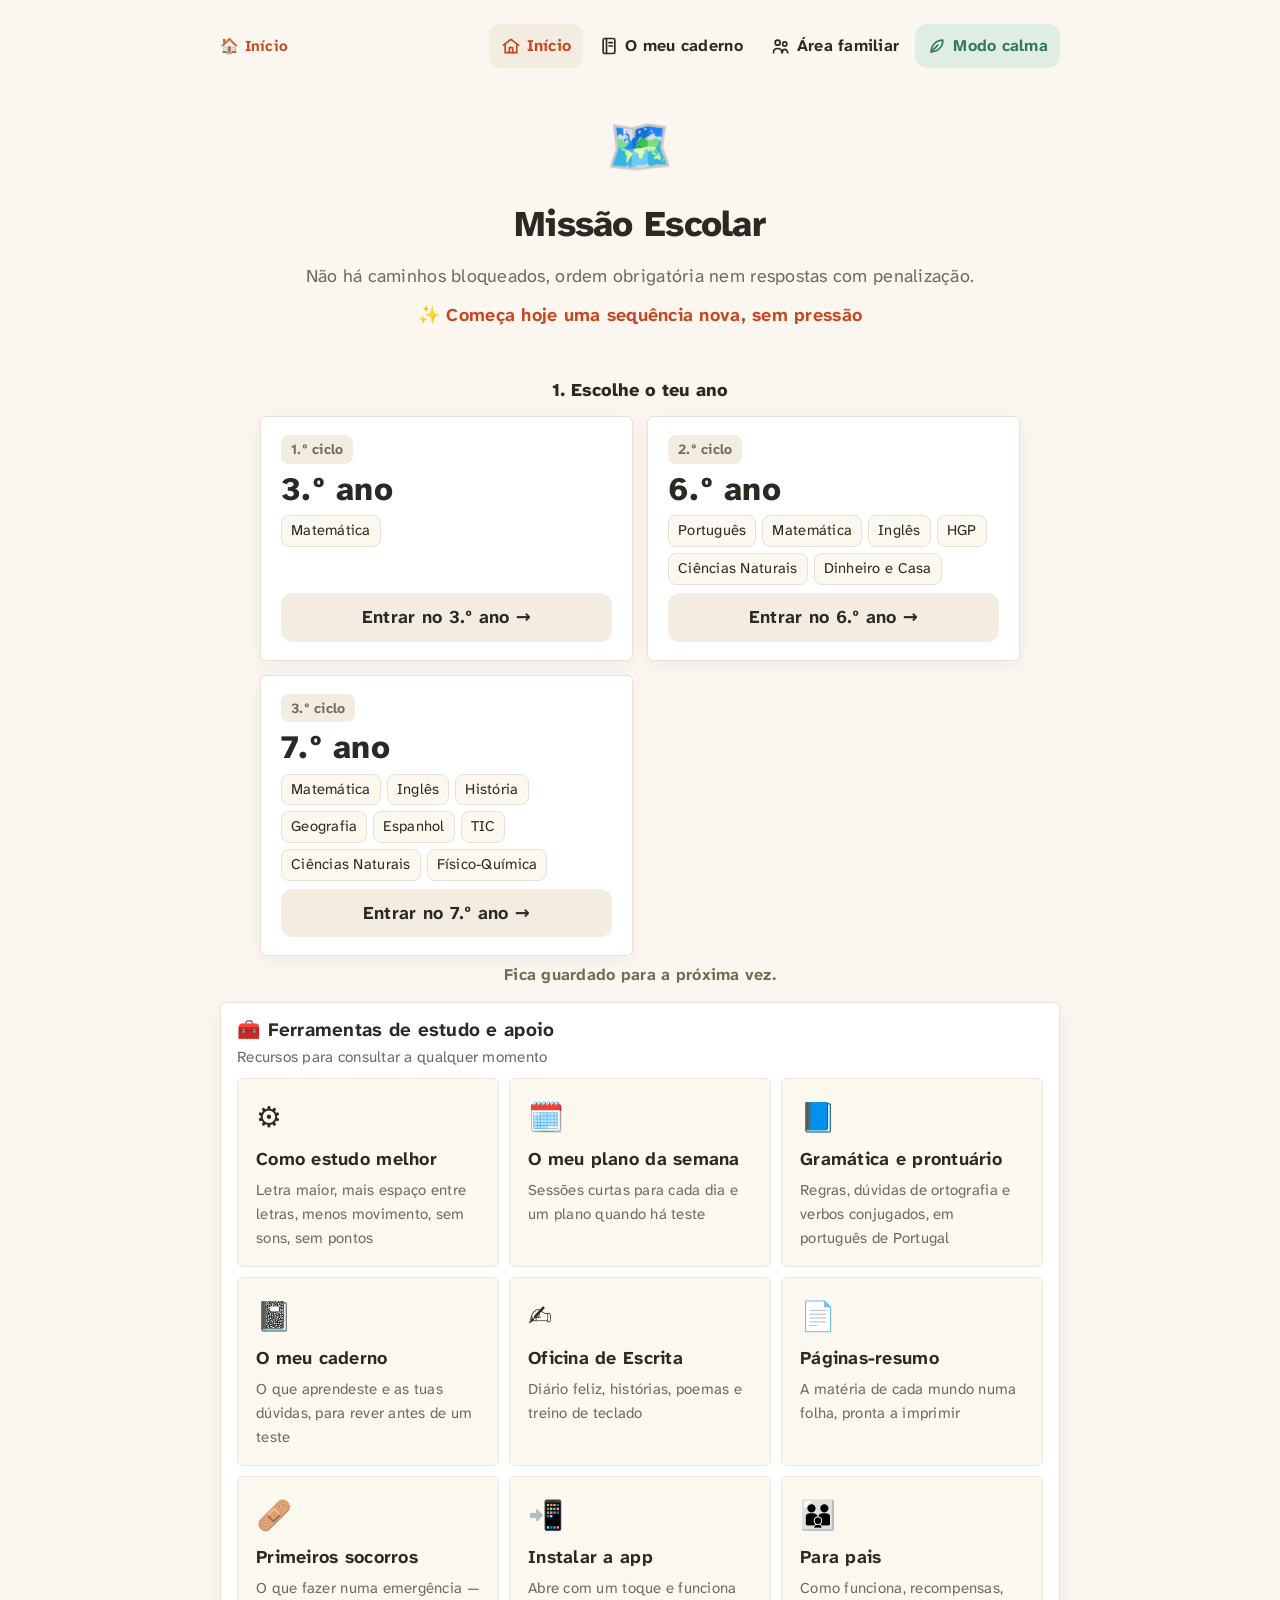
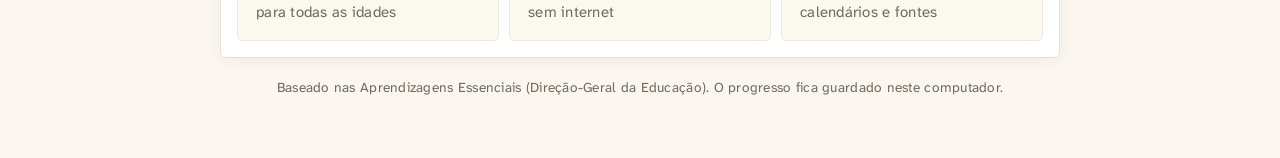
<file: index.html>
<!doctype html>
<html lang="pt-PT">
<head>
<meta charset="utf-8">
<meta name="viewport" content="width=device-width,initial-scale=1,viewport-fit=cover">
<title>Missão Escolar</title>
<link rel="stylesheet" href="style.css?v=20261026-1715">
<link rel="manifest" href="manifest.webmanifest">
<meta name="theme-color" content="#C7461F">
<link rel="icon" href="icon.svg" type="image/svg+xml">
<link rel="icon" href="favicon-32.png" sizes="32x32" type="image/png">
<link rel="apple-touch-icon" href="apple-touch-icon.png">
<script src="prefs.js?v=20261026-1715"></script>
<script src="navegacao.js?v=20261026-1715"></script>
</head>
<body>

<div class="page">
  <div class="topbar">
    <p class="crumbs"><a href="index.html">🏠 Início</a></p>
    <nav class="top-nav" aria-label="Atalhos"><a href="caderno.html">📓 <span>O meu caderno</span></a><a href="pais.html">👪 <span>Área familiar</span></a><button type="button" class="top-calma" data-calma>🧘 <span>Modo calma</span></button></nav>
  </div>
  <header class="home-hero">
    <div class="home-logo" aria-hidden="true">🗺️</div>
    <h1>Missão Escolar</h1>
    <p>Não há caminhos bloqueados, ordem obrigatória nem respostas com penalização.</p>
    <p class="home-streak" id="home-streak"></p>
  </header>

  <!-- one screen at a time: home.js shows 1, 2 or 3 -->
  <div class="home-crumbs" id="home-crumbs" hidden></div>

  <section class="home-screen" data-screen="1">
    <a class="home-resume" id="home-resume" hidden></a>
    <h2 class="home-step">1. Escolhe o teu ano</h2>
    <div class="year-pick" id="year-pick"></div>
  </section>

  <section class="home-screen" data-screen="2" hidden>
    <h2 class="home-step">2. O que queres fazer agora?</h2>
    <div class="intent-grid" id="intent-grid" role="group" aria-label="O que queres fazer agora?"></div>
  </section>

  <section class="home-screen" data-screen="3" hidden>
    <div class="home-step-row">
      <h2 class="home-step">3. Escolhe a disciplina</h2>
      <button type="button" class="link-btn" id="show-soon" aria-expanded="false">Ver o que está em construção</button>
    </div>
    <div class="subject-grid" id="subject-grid"></div>
    <p class="soon-years" id="soon-years" hidden></p>
  </section>

  <section class="home-tools" id="home-tools">
    <details class="tools-fold" open><summary><span>🧰 Ferramentas de estudo e apoio</span><small>Recursos para consultar a qualquer momento</small></summary><div class="tools-grid">
    <button type="button" class="tool-card" onclick="MissaoPrefs.abrir()"><span aria-hidden="true">⚙️</span><b>Como estudo melhor</b><small>Letra maior, mais espaço entre letras, menos movimento, sem sons, sem pontos</small></button>
    <a class="tool-card" href="planeador.html"><span aria-hidden="true">🗓️</span><b>O meu plano da semana</b><small>Sessões curtas para cada dia e um plano quando há teste</small></a>
    <a class="tool-card" href="gramatica.html"><span aria-hidden="true">📘</span><b>Gramática e prontuário</b><small>Regras, dúvidas de ortografia e verbos conjugados, em português de Portugal</small></a>
    <a class="tool-card" href="caderno.html"><span aria-hidden="true">📓</span><b>O meu caderno</b><small>O que aprendeste e as tuas dúvidas, para rever antes de um teste</small></a>
    <a class="tool-card" href="escrita.html"><span aria-hidden="true">✍️</span><b>Oficina de Escrita</b><small>Diário feliz, histórias, poemas e treino de teclado</small></a>
    <a class="tool-card" href="resumo.html"><span aria-hidden="true">📄</span><b>Páginas-resumo</b><small>A matéria de cada mundo numa folha, pronta a imprimir</small></a>
    <a class="tool-card" href="6ano.html#cn/c9"><span aria-hidden="true">🩹</span><b>Primeiros socorros</b><small>O que fazer numa emergência — para todas as idades</small></a>
    <button type="button" class="tool-card" onclick="MissaoPrefs.instalar()"><span aria-hidden="true">📲</span><b>Instalar a app</b><small>Abre com um toque e funciona sem internet</small></button>
    <a class="tool-card" href="pais.html"><span aria-hidden="true">👪</span><b>Para pais</b><small>Como funciona, recompensas, calendários e fontes</small></a>
  </div></details>
  </section>

  <footer class="source">Baseado nas Aprendizagens Essenciais (Direção-Geral da Educação). O progresso fica guardado neste computador.</footer>
</div>

<script src="armazem.js?v=20261026-1715"></script>
<script src="data/portugues.js?v=20261026-1715"></script>
<script src="data/hgp.js?v=20261026-1715"></script>
<script src="data/matematica.js?v=20261026-1715"></script>
<script src="data/cn.js?v=20261026-1715"></script>
<script src="data/ingles.js?v=20261026-1715"></script>
<script src="data/financas.js?v=20261026-1715"></script>
<script src="data/cn7.js?v=20261026-1715"></script>
<script src="data/fq7.js?v=20261026-1715"></script>
<script src="data/matematica3.js?v=20261026-1715"></script>
<script src="data/matematica7.js?v=20261026-1715"></script>
<script src="data/ingles7.js?v=20261026-1715"></script>
<script src="data/historia7.js?v=20261026-1715"></script>
<script src="data/geografia7.js?v=20261026-1715"></script>
<script src="data/espanhol7.js?v=20261026-1715"></script>
<script src="data/tic7.js?v=20261026-1715"></script>
<script src="shared.js?v=20261026-1715"></script>
<script src="animacoes.js?v=20261026-1715"></script>
<script src="animacoes-matematica.js?v=20261026-1715"></script>
<script src="animacoes-ciencias.js?v=20261026-1715"></script>
<script src="animacoes-ciencias-2.js?v=20261026-1715"></script>
<script src="animacoes-socorros.js?v=20261026-1715"></script>
<script src="animacoes-geologia.js?v=20261026-1715"></script>
<script src="animacoes-hgp-pt-ing.js?v=20261026-1715"></script>
<script src="animacoes-financas.js?v=20261026-1715"></script>
<script src="home.js?v=20261026-1715"></script>

</body>
</html>
</file>
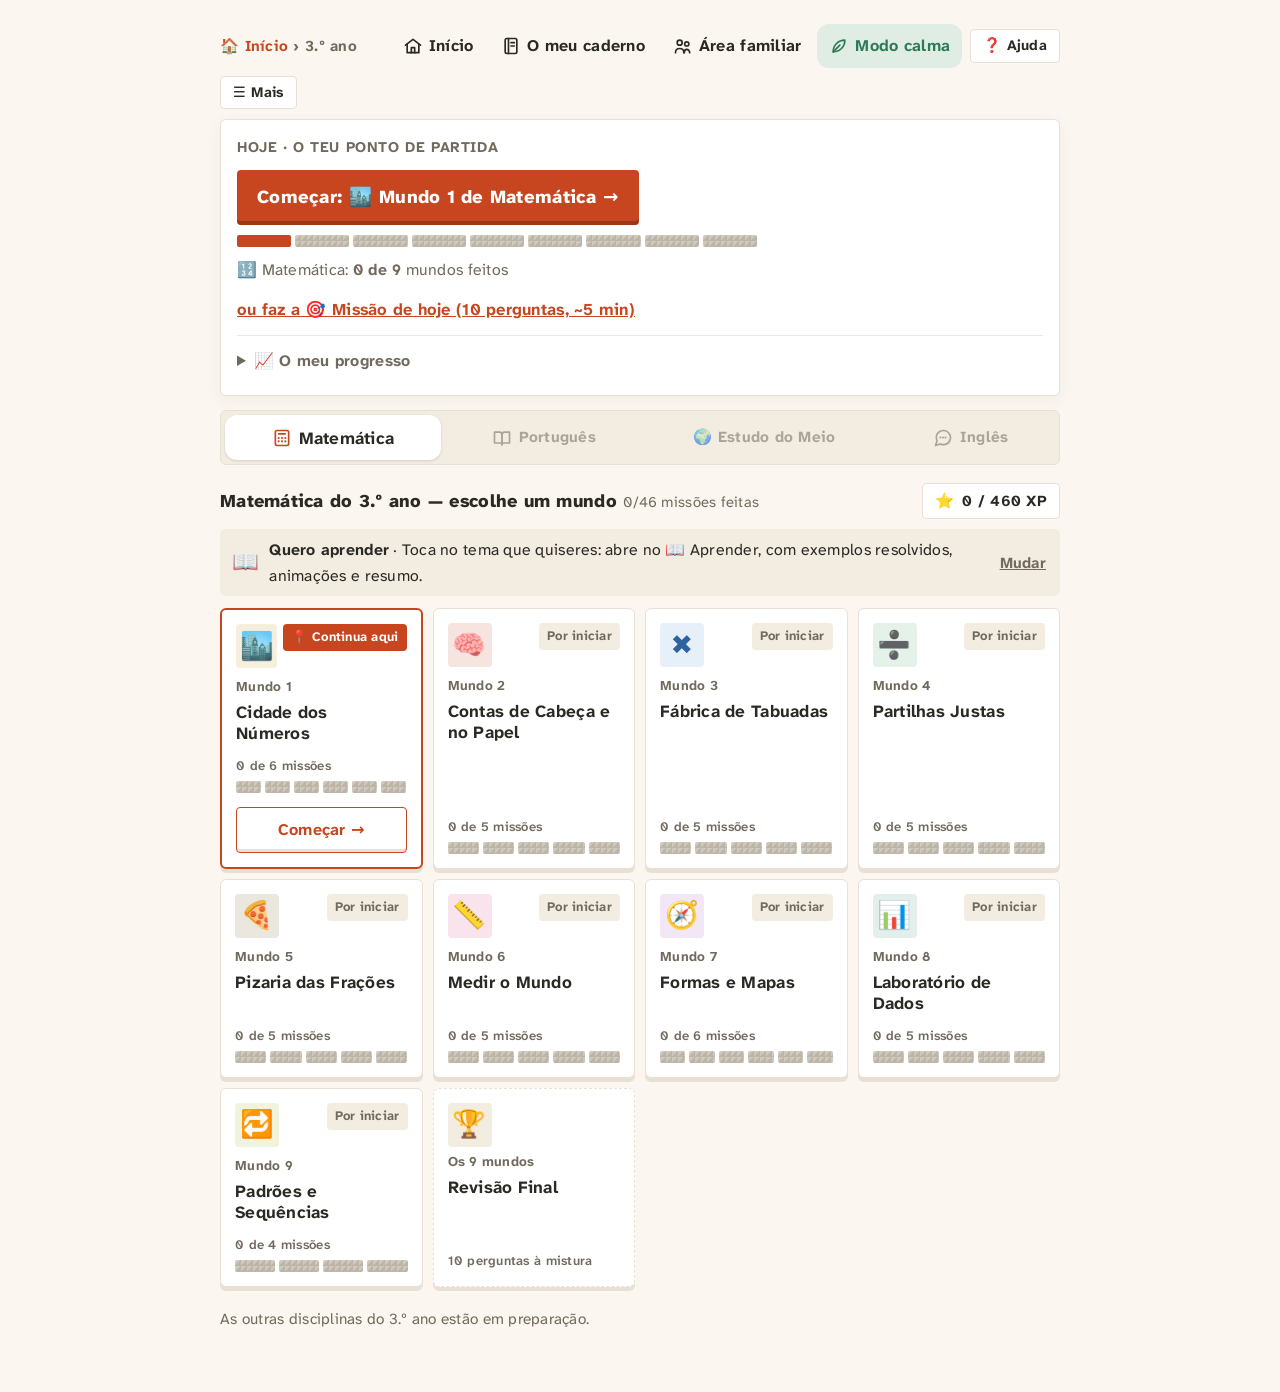
<file: 3ano.html>
<!doctype html>
<html lang="pt-PT">
<head>
<meta charset="utf-8">
<meta name="viewport" content="width=device-width,initial-scale=1,viewport-fit=cover">
<title>3.º Ano — Missão Escolar</title>
<link rel="stylesheet" href="style.css?v=20261026-1715">
<link rel="manifest" href="manifest.webmanifest">
<meta name="theme-color" content="#C7461F">
<link rel="icon" href="icon.svg" type="image/svg+xml">
<link rel="icon" href="favicon-32.png" sizes="32x32" type="image/png">
<link rel="apple-touch-icon" href="apple-touch-icon.png">
<script src="prefs.js?v=20261026-1715"></script>
<script src="navegacao.js?v=20261026-1715"></script>
<link rel="stylesheet" href="animacoes.css?v=20261026-1715">
<script>var MISSAO_ANO = "3";</script>
</head>
<body>

<div class="page">
  <div class="topbar">
    <p class="crumbs"><a href="index.html">🏠 Início</a> › 3.º ano</p>
    <nav class="top-nav" aria-label="Atalhos"><a href="caderno.html">📓 <span>O meu caderno</span></a><a href="pais.html">👪 <span>Área familiar</span></a><button type="button" class="top-calma" data-calma>🧘 <span>Modo calma</span></button></nav>
    <button type="button" class="ghost" id="help-btn">❓ Ajuda</button>
    <details class="more-menu">
      <summary class="ghost">☰ Mais</summary>
      <div class="more-pop">
        <a class="more-item" href="resumo.html?d=mat3">📄 Resumos para imprimir</a>
        <a class="more-item" href="gramatica.html">📘 Gramática e prontuário</a>
        <button type="button" class="more-item" onclick="MissaoPrefs.abrir()">⚙️ Como estudo melhor</button>
        <a class="more-item" href="planeador.html">🗓️ O meu plano da semana</a>
        <button type="button" class="more-item" id="calma-btn" data-calma>🧘 1 minuto para acalmar</button>
        <button type="button" class="more-item" id="foco-btn">✈️ Modo foco (estudar sem distrações)</button>
        <button type="button" class="more-item" id="pause-btn">⏸️ Fazer uma pausa</button>
        <button type="button" class="more-item" id="lembrete-btn">🔔 Pôr um lembrete</button>
        <button type="button" class="more-item" onclick="MissaoPrefs.instalar()">📲 Instalar no tablet ou computador</button>
        <a class="more-item" href="pais.html">👪 Para pais</a>
      </div>
    </details>
  </div>
  <section class="hoje" id="hoje-card" aria-label="Hoje"></section>

  <div class="tabs" id="subject-tabs">
    <button class="tab-btn" data-subject="mat3" type="button">🔢 Matemática</button>
    <span class="tab-soon" title="Em preparação">📖 Português</span>
    <span class="tab-soon" title="Em preparação">🌍 Estudo do Meio</span>
    <span class="tab-soon" title="Em preparação">🌐 Inglês</span>
  </div>

  <section id="subj-mat3" data-panel="mat3" hidden>
    <div class="map-view" id="map-mat3">
      <div class="map-head"><p class="sec-title">Matemática do 3.º ano — escolhe um mundo <small class="muted" id="map-count-mat3"></small></p><span class="xp-pill">⭐ <span class="n"><span id="xp-total-mat3">0</span> / <span id="xp-max-mat3">0</span> XP</span></span></div>
      <nav class="map" id="jump-nav-mat3" aria-label="Mundos de Matemática do 3.º ano"></nav>
      <p class="note-small">As outras disciplinas do 3.º ano estão em preparação.</p>
    </div>
    <main id="worlds-mat3"></main>
  </section>
</div>

<script src="armazem.js?v=20261026-1715"></script>
<script src="data/matematica3.js?v=20261026-1715"></script>
<script src="data/imagens.js?v=20261026-1715"></script>
<script src="shared.js?v=20261026-1715"></script>
<script src="dificuldades.js?v=20261026-1715"></script>
<script src="banco.js?v=20261026-1715"></script>
<script src="licoes.js?v=20261026-1715"></script>
<script src="data/licoes.js?v=20261026-1715"></script>
<script src="animacoes.js?v=20261026-1715"></script>
<script src="app.js?v=20261026-1715"></script>

</body></html>
</file>
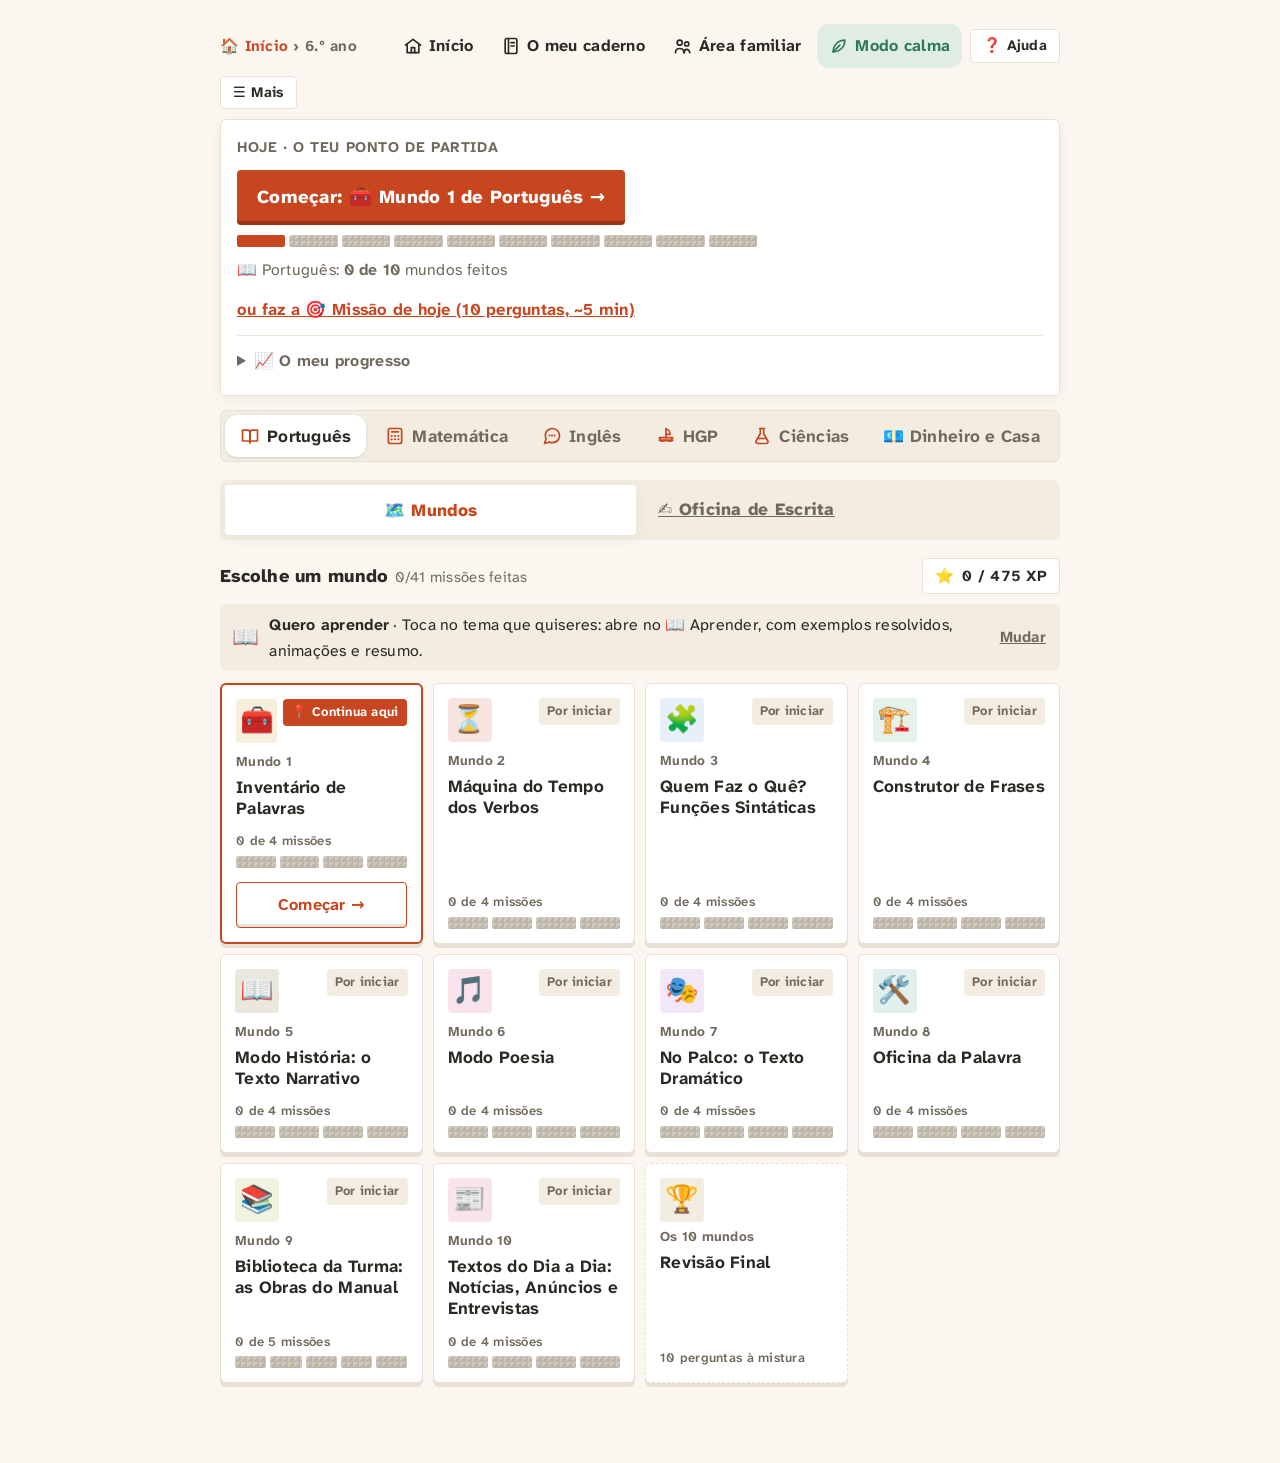
<file: 6ano.html>
<!doctype html>
<html lang="pt-PT">
<head>
<meta charset="utf-8">
<meta name="viewport" content="width=device-width,initial-scale=1,viewport-fit=cover">
<title>6.º Ano — Missão Escolar</title>
<link rel="stylesheet" href="style.css?v=20261026-1715">
<link rel="manifest" href="manifest.webmanifest">
<meta name="theme-color" content="#C7461F">
<link rel="icon" href="icon.svg" type="image/svg+xml">
<link rel="icon" href="favicon-32.png" sizes="32x32" type="image/png">
<link rel="apple-touch-icon" href="apple-touch-icon.png">
<script src="prefs.js?v=20261026-1715"></script>
<script src="navegacao.js?v=20261026-1715"></script>
<link rel="stylesheet" href="arena.css?v=20261026-1715">
<link rel="stylesheet" href="animacoes.css?v=20261026-1715">
</head>
<body>

<div class="page">
  <!-- light top: where am I · help · ☰ Mais (summaries, pause, reminder, for parents) -->
  <div class="topbar">
    <p class="crumbs"><a href="index.html">🏠 Início</a> › 6.º ano</p>
    <nav class="top-nav" aria-label="Atalhos"><a href="caderno.html">📓 <span>O meu caderno</span></a><a href="pais.html">👪 <span>Área familiar</span></a><button type="button" class="top-calma" data-calma>🧘 <span>Modo calma</span></button></nav>
    <button type="button" class="ghost" id="help-btn">❓ Ajuda</button>
    <details class="more-menu">
      <summary class="ghost">☰ Mais</summary>
      <div class="more-pop">
        <a class="more-item" href="resumo.html">📄 Resumos para imprimir</a>
        <a class="more-item" href="gramatica.html">📘 Gramática e prontuário</a>
        <button type="button" class="more-item" onclick="MissaoPrefs.abrir()">⚙️ Como estudo melhor</button>
        <a class="more-item" href="planeador.html">🗓️ O meu plano da semana</a>
        <button type="button" class="more-item" id="calma-btn" data-calma>🧘 1 minuto para acalmar</button>
        <button type="button" class="more-item" id="foco-btn">✈️ Modo foco (estudar sem distrações)</button>
        <button type="button" class="more-item" id="pause-btn">⏸️ Fazer uma pausa</button>
        <button type="button" class="more-item" id="lembrete-btn">🔔 Pôr um lembrete</button>
        <button type="button" class="more-item" onclick="MissaoPrefs.instalar()">📲 Instalar no tablet ou computador</button>
        <a class="more-item" href="pais.html">👪 Para pais</a>
      </div>
    </details>
  </div>
  <section class="hoje" id="hoje-card" aria-label="Hoje"></section>

  <div class="tabs" id="subject-tabs">
    <button class="tab-btn" data-subject="pt" type="button">📖 Português</button>
    <button class="tab-btn" data-subject="math" type="button">🔢 Matemática</button>
    <button class="tab-btn" data-subject="eng" type="button">🌐 Inglês</button>
    <button class="tab-btn" data-subject="hgp" type="button">📜 HGP</button>
    <button class="tab-btn" data-subject="cn" type="button">🔬 Ciências</button>
    <button class="tab-btn" data-subject="fin" type="button">💶 Dinheiro e Casa</button>
  </div>

  <section id="subj-pt" data-panel="pt" hidden>
    <div class="subtabs" role="tablist" aria-label="Português">
      <button type="button" class="subtab" data-view="mundos" role="tab">🗺️ Mundos</button>
      <a class="subtab" href="escrita.html">✍️ Oficina de Escrita</a>
    </div>
    <div class="subview" data-view="mundos">
      <div class="map-view" id="map-pt">
        <div class="map-head"><p class="sec-title">Escolhe um mundo <small class="muted" id="map-count-pt"></small></p><span class="xp-pill">⭐ <span class="n"><span id="xp-total-pt">0</span> / <span id="xp-max-pt">0</span> XP</span></span></div>
        <nav class="map" id="jump-nav-pt" aria-label="Mundos de Português"></nav>
      </div>
      <main id="worlds-pt"></main>
    </div>

  </section>

  <section id="subj-math" data-panel="math" hidden>
    <div class="subtabs" role="tablist" aria-label="Matemática">
      <button type="button" class="subtab" data-view="mundos" role="tab">🗺️ Mundos</button>
      <button type="button" class="subtab" data-view="arena" role="tab">🎮 Arena de Matemática</button>
    </div>
    <div class="subview" data-view="mundos">
      <div class="map-view" id="map-math">
        <div class="map-head"><p class="sec-title">Escolhe um mundo <small class="muted" id="map-count-math"></small></p><span class="xp-pill">⭐ <span class="n"><span id="xp-total-math">0</span> / <span id="xp-max-math">0</span> XP</span></span></div>
        <nav class="map" id="jump-nav-math" aria-label="Mundos de Matemática"></nav>
      </div>
      <main id="worlds-math"></main>
    </div>

    <!-- ===================== ARENA DE MATEMÁTICA ===================== -->
    <div class="subview" data-view="arena" id="arena-root" hidden>
      <header class="ar-player" id="ar-player"></header>

      <section id="ar-lobby">
        <h2 class="ar-title">🎮 Arena de Matemática</h2>
        <p class="ar-sub">Exercícios sem fim, com números e desenhos sempre novos. A dificuldade ajusta-se a ti: sobe quando acertas, desce quando precisas de treinar.</p>
        <div class="ar-modes" role="radiogroup" aria-label="Modo de jogo">
          <button type="button" class="ar-mode" data-mode="treino" role="radio"><b>🎯 Treino</b><small>10 perguntas, sem relógio. Vês a resolução quando erras.</small></button>
          <button type="button" class="ar-mode" data-mode="relampago" role="radio"><b>⚡ Relâmpago</b><small>60 segundos: quantas consegues acertar?</small></button>
        </div>
        <div class="ar-topics" id="ar-topics"></div>
        <div class="ar-badges" id="ar-badges"></div>
      </section>

      <section id="ar-game" hidden>
        <div class="ar-hud">
          <button type="button" class="ar-quit" id="ar-quit" aria-label="Sair da ronda">✕</button>
          <div class="ar-progress" id="ar-progress"></div>
          <span class="ar-combo" id="ar-combo" aria-live="polite"></span>
        </div>
        <article class="ar-card" id="ar-card">
          <p class="ar-meta" id="ar-meta"></p>
          <div class="ar-q" id="ar-q"></div>
          <div class="ar-visual" id="ar-visual"></div>
          <div class="ar-choices" id="ar-choices"></div>
          <div class="ar-interact" id="ar-interact" hidden></div>
          <button type="button" class="ar-verify" id="ar-verify" hidden>Verificar ✓</button>
          <form class="ar-answer" id="ar-answer" autocomplete="off">
            <input id="ar-input" class="ar-input" type="text" aria-label="A tua resposta" spellcheck="false">
            <span class="ar-unit" id="ar-unit"></span>
            <button type="submit" class="ar-ok">OK ↵</button>
          </form>
          <div class="ar-keypad" id="ar-keypad" aria-hidden="true"></div>
          <div class="ar-tools">
            <button type="button" class="ar-hint-btn" id="ar-hint-btn">💡 Pista</button>
            <span class="ar-hint" id="ar-hint" hidden></span>
          </div>
          <div class="ar-feedback" id="ar-feedback" aria-live="assertive" hidden></div>
        </article>
      </section>

      <section id="ar-result" hidden></section>
    </div><!-- /arena -->
  </section>

  <section id="subj-eng" data-panel="eng" hidden>
    <div class="map-view" id="map-eng">
      <div class="map-head"><p class="sec-title">Escolhe um mundo <small class="muted" id="map-count-eng"></small></p><span class="xp-pill">⭐ <span class="n"><span id="xp-total-eng">0</span> / <span id="xp-max-eng">0</span> XP</span></span></div>
      <nav class="map" id="jump-nav-eng" aria-label="Mundos de Inglês"></nav>
    </div>
    <main id="worlds-eng"></main>
  </section>

  <section id="subj-hgp" data-panel="hgp" hidden>
    <div class="map-view" id="map-hgp">
      <div class="map-head"><p class="sec-title">Escolhe um mundo <small class="muted" id="map-count-hgp"></small></p><span class="xp-pill">⭐ <span class="n"><span id="xp-total-hgp">0</span> / <span id="xp-max-hgp">0</span> XP</span></span></div>
      <nav class="map" id="jump-nav-hgp" aria-label="Mundos de HGP"></nav>
    </div>
    <main id="worlds-hgp"></main>
  </section>

  <section id="subj-cn" data-panel="cn" hidden>
    <div class="map-view" id="map-cn">
      <div class="map-head"><p class="sec-title">Escolhe um mundo <small class="muted" id="map-count-cn"></small></p><span class="xp-pill">⭐ <span class="n"><span id="xp-total-cn">0</span> / <span id="xp-max-cn">0</span> XP</span></span></div>
      <nav class="map" id="jump-nav-cn" aria-label="Mundos de Ciências Naturais"></nav>
    </div>
    <main id="worlds-cn"></main>
  </section>

  <section id="subj-fin" data-panel="fin" hidden>
    <div class="map-view" id="map-fin">
      <div class="map-head"><p class="sec-title">Escolhe um mundo <small class="muted" id="map-count-fin"></small></p><span class="xp-pill">⭐ <span class="n"><span id="xp-total-fin">0</span> / <span id="xp-max-fin">0</span> XP</span></span></div>
      <nav class="map" id="jump-nav-fin" aria-label="Mundos de Dinheiro e Casa"></nav>
    </div>
    <main id="worlds-fin"></main>
  </section>
</div>

<script src="armazem.js?v=20261026-1715"></script>
<script src="data/portugues.js?v=20261026-1715"></script>
<script src="data/hgp.js?v=20261026-1715"></script>
<script src="data/matematica.js?v=20261026-1715"></script>
<script src="data/formatos-matematica.js?v=20261026-1715"></script>
<script src="data/missao-final.js?v=20261026-1715"></script>
<script src="data/cn.js?v=20261026-1715"></script>
<script src="data/socorros-manual.js?v=20261026-1715"></script>
<script src="data/ingles.js?v=20261026-1715"></script>
<script src="data/financas.js?v=20261026-1715"></script>
<script src="data/extra-portugues.js?v=20261026-1715"></script>
<script src="data/extra-hgp.js?v=20261026-1715"></script>
<script src="data/extra-matematica.js?v=20261026-1715"></script>
<script src="data/extra-cn.js?v=20261026-1715"></script>
<script src="data/extra-ingles.js?v=20261026-1715"></script>
<script src="data/imagens.js?v=20261026-1715"></script>
<script src="data/cer.js?v=20261026-1715"></script>
<script src="data/problemas.js?v=20261026-1715"></script>
<script src="data/recursos.js?v=20261026-1715"></script>
<script src="data/sequencias.js?v=20261026-1715"></script>
<script src="atividades-mat.js?v=20261026-1715"></script>
<script src="licoes.js?v=20261026-1715"></script>
<script src="data/licoes.js?v=20261026-1715"></script>
<script src="shared.js?v=20261026-1715"></script>
<script src="dificuldades.js?v=20261026-1715"></script>
<script src="banco.js?v=20261026-1715"></script>
<script src="animacoes.js?v=20261026-1715"></script>
<script src="animacoes-matematica.js?v=20261026-1715"></script>
<script src="animacoes-ciencias.js?v=20261026-1715"></script>
<script src="animacoes-ciencias-2.js?v=20261026-1715"></script>
<script src="animacoes-socorros.js?v=20261026-1715"></script>
<script src="animacoes-hgp-pt-ing.js?v=20261026-1715"></script>
<script src="animacoes-financas.js?v=20261026-1715"></script>
<script src="app.js?v=20261026-1715"></script>
<script src="arena-exercicios.js?v=20261026-1715"></script>
<script src="arena.js?v=20261026-1715"></script>

</body></html>
</file>
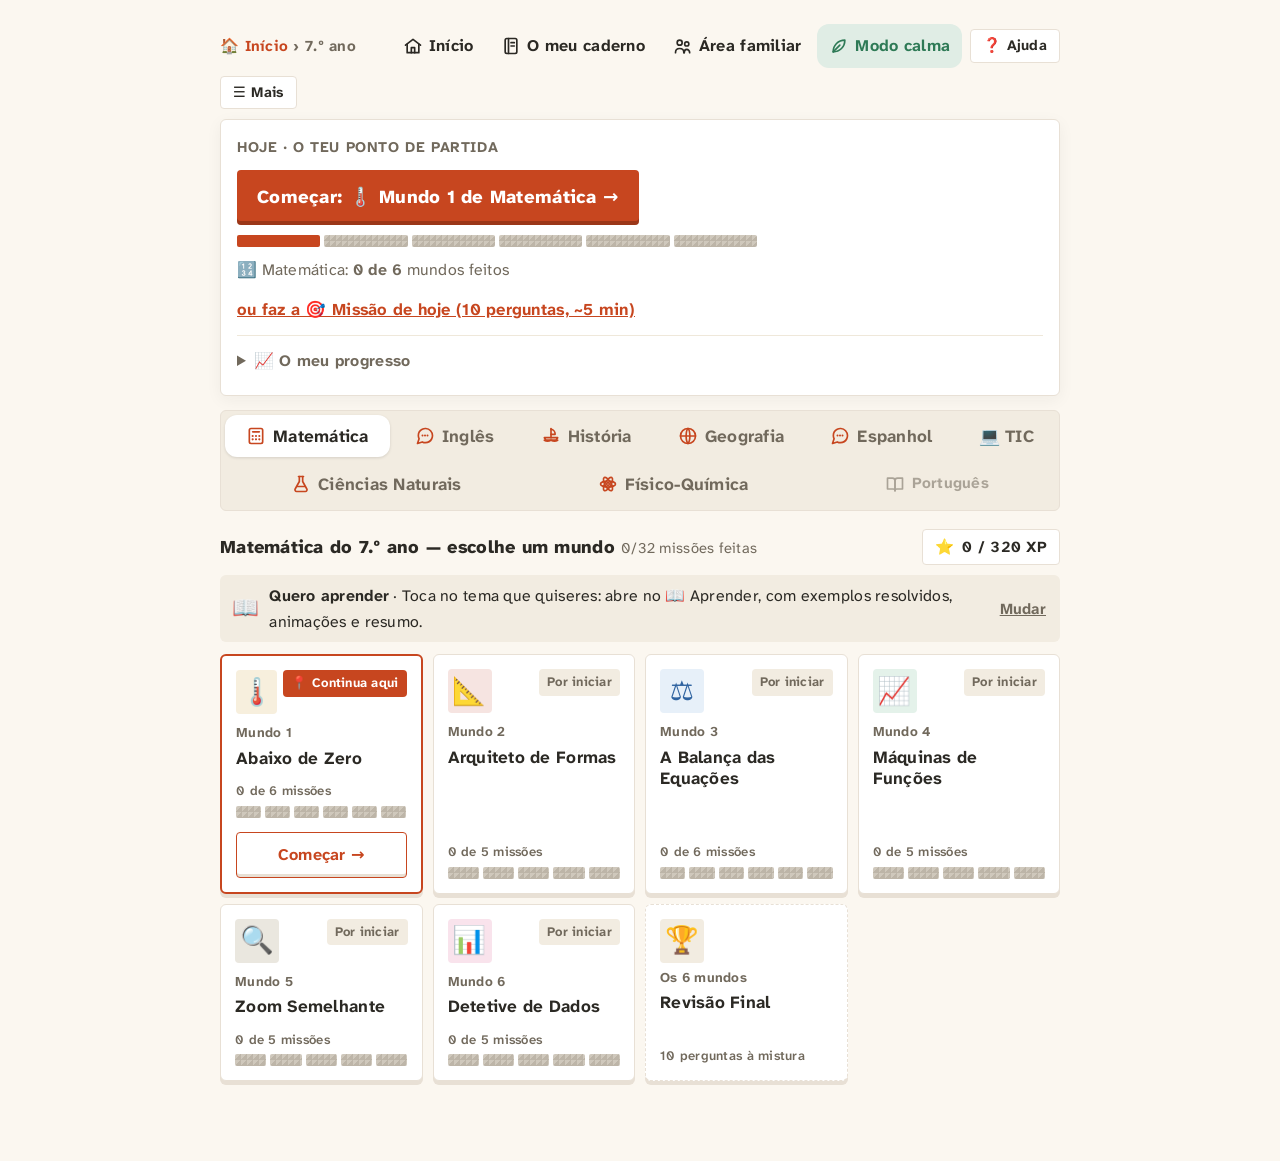
<file: 7ano.html>
<!doctype html>
<html lang="pt-PT">
<head>
<meta charset="utf-8">
<meta name="viewport" content="width=device-width,initial-scale=1,viewport-fit=cover">
<title>7.º Ano — Missão Escolar</title>
<link rel="stylesheet" href="style.css?v=20261026-1715">
<link rel="manifest" href="manifest.webmanifest">
<meta name="theme-color" content="#C7461F">
<link rel="icon" href="icon.svg" type="image/svg+xml">
<link rel="icon" href="favicon-32.png" sizes="32x32" type="image/png">
<link rel="apple-touch-icon" href="apple-touch-icon.png">
<script src="prefs.js?v=20261026-1715"></script>
<script src="navegacao.js?v=20261026-1715"></script>
<link rel="stylesheet" href="animacoes.css?v=20261026-1715">
<script>var MISSAO_ANO = "7";</script>
</head>
<body>

<div class="page">
  <div class="topbar">
    <p class="crumbs"><a href="index.html">🏠 Início</a> › 7.º ano</p>
    <nav class="top-nav" aria-label="Atalhos"><a href="caderno.html">📓 <span>O meu caderno</span></a><a href="pais.html">👪 <span>Área familiar</span></a><button type="button" class="top-calma" data-calma>🧘 <span>Modo calma</span></button></nav>
    <button type="button" class="ghost" id="help-btn">❓ Ajuda</button>
    <details class="more-menu">
      <summary class="ghost">☰ Mais</summary>
      <div class="more-pop">
        <a class="more-item" href="resumo.html?d=cn7">📄 Resumos para imprimir</a>
        <a class="more-item" href="gramatica.html">📘 Gramática e prontuário</a>
        <button type="button" class="more-item" onclick="MissaoPrefs.abrir()">⚙️ Como estudo melhor</button>
        <a class="more-item" href="planeador.html">🗓️ O meu plano da semana</a>
        <button type="button" class="more-item" id="calma-btn" data-calma>🧘 1 minuto para acalmar</button>
        <button type="button" class="more-item" id="foco-btn">✈️ Modo foco (estudar sem distrações)</button>
        <button type="button" class="more-item" id="pause-btn">⏸️ Fazer uma pausa</button>
        <button type="button" class="more-item" id="lembrete-btn">🔔 Pôr um lembrete</button>
        <button type="button" class="more-item" onclick="MissaoPrefs.instalar()">📲 Instalar no tablet ou computador</button>
        <a class="more-item" href="pais.html">👪 Para pais</a>
      </div>
    </details>
  </div>
  <section class="hoje" id="hoje-card" aria-label="Hoje"></section>

  <div class="tabs" id="subject-tabs">
    <button class="tab-btn" data-subject="mat7" type="button">🔢 Matemática</button>
    <button class="tab-btn" data-subject="eng7" type="button">🌐 Inglês</button>
    <button class="tab-btn" data-subject="hist7" type="button">🏛️ História</button>
    <button class="tab-btn" data-subject="geo7" type="button">🗺️ Geografia</button>
    <button class="tab-btn" data-subject="esp7" type="button">🗣️ Espanhol</button>
    <button class="tab-btn" data-subject="tic7" type="button">💻 TIC</button>
    <button class="tab-btn" data-subject="cn7" type="button">🔬 Ciências Naturais</button>
    <button class="tab-btn" data-subject="fq7" type="button">⚗️ Físico-Química</button>
    <span class="tab-soon" title="Em preparação">📖 Português</span>
  </div>

  <section id="subj-mat7" data-panel="mat7" hidden>
    <div class="map-view" id="map-mat7">
      <div class="map-head"><p class="sec-title">Matemática do 7.º ano — escolhe um mundo <small class="muted" id="map-count-mat7"></small></p><span class="xp-pill">⭐ <span class="n"><span id="xp-total-mat7">0</span> / <span id="xp-max-mat7">0</span> XP</span></span></div>
      <nav class="map" id="jump-nav-mat7" aria-label="Mundos de Matemática do 7.º ano"></nav>
    </div>
    <main id="worlds-mat7"></main>
  </section>
  <section id="subj-eng7" data-panel="eng7" hidden>
    <div class="map-view" id="map-eng7">
      <div class="map-head"><p class="sec-title">Inglês do 7.º ano — escolhe um mundo <small class="muted" id="map-count-eng7"></small></p><span class="xp-pill">⭐ <span class="n"><span id="xp-total-eng7">0</span> / <span id="xp-max-eng7">0</span> XP</span></span></div>
      <nav class="map" id="jump-nav-eng7" aria-label="Mundos de Inglês do 7.º ano"></nav>
    </div>
    <main id="worlds-eng7"></main>
  </section>
  <section id="subj-hist7" data-panel="hist7" hidden>
    <div class="map-view" id="map-hist7">
      <div class="map-head"><p class="sec-title">História do 7.º ano — escolhe um mundo <small class="muted" id="map-count-hist7"></small></p><span class="xp-pill">⭐ <span class="n"><span id="xp-total-hist7">0</span> / <span id="xp-max-hist7">0</span> XP</span></span></div>
      <nav class="map" id="jump-nav-hist7" aria-label="Mundos de História do 7.º ano"></nav>
    </div>
    <main id="worlds-hist7"></main>
  </section>
  <section id="subj-geo7" data-panel="geo7" hidden>
    <div class="map-view" id="map-geo7">
      <div class="map-head"><p class="sec-title">Geografia do 7.º ano — escolhe um mundo <small class="muted" id="map-count-geo7"></small></p><span class="xp-pill">⭐ <span class="n"><span id="xp-total-geo7">0</span> / <span id="xp-max-geo7">0</span> XP</span></span></div>
      <nav class="map" id="jump-nav-geo7" aria-label="Mundos de Geografia do 7.º ano"></nav>
    </div>
    <main id="worlds-geo7"></main>
  </section>
  <section id="subj-esp7" data-panel="esp7" hidden>
    <div class="map-view" id="map-esp7">
      <div class="map-head"><p class="sec-title">Espanhol do 7.º ano — escolhe um mundo <small class="muted" id="map-count-esp7"></small></p><span class="xp-pill">⭐ <span class="n"><span id="xp-total-esp7">0</span> / <span id="xp-max-esp7">0</span> XP</span></span></div>
      <nav class="map" id="jump-nav-esp7" aria-label="Mundos de Espanhol do 7.º ano"></nav>
    </div>
    <main id="worlds-esp7"></main>
  </section>
  <section id="subj-tic7" data-panel="tic7" hidden>
    <div class="map-view" id="map-tic7">
      <div class="map-head"><p class="sec-title">TIC do 7.º ano — escolhe um mundo <small class="muted" id="map-count-tic7"></small></p><span class="xp-pill">⭐ <span class="n"><span id="xp-total-tic7">0</span> / <span id="xp-max-tic7">0</span> XP</span></span></div>
      <nav class="map" id="jump-nav-tic7" aria-label="Mundos de TIC do 7.º ano"></nav>
    </div>
    <main id="worlds-tic7"></main>
  </section>
  <section id="subj-cn7" data-panel="cn7" hidden>
    <div class="map-view" id="map-cn7">
      <div class="map-head"><p class="sec-title">A Terra em transformação — escolhe um mundo <small class="muted" id="map-count-cn7"></small></p><span class="xp-pill">⭐ <span class="n"><span id="xp-total-cn7">0</span> / <span id="xp-max-cn7">0</span> XP</span></span></div>
      <nav class="map" id="jump-nav-cn7" aria-label="Mundos de Ciências Naturais do 7.º ano"></nav>
      <p class="note-small">As outras disciplinas do 7.º ano estão em preparação.</p>
    </div>
    <main id="worlds-cn7"></main>
  </section>
  <section id="subj-fq7" data-panel="fq7" hidden>
    <div class="map-view" id="map-fq7">
      <div class="map-head"><p class="sec-title">Espaço, materiais e energia — escolhe um mundo <small class="muted" id="map-count-fq7"></small></p><span class="xp-pill">⭐ <span class="n"><span id="xp-total-fq7">0</span> / <span id="xp-max-fq7">0</span> XP</span></span></div>
      <nav class="map" id="jump-nav-fq7" aria-label="Mundos de Físico-Química do 7.º ano"></nav>
    </div>
    <main id="worlds-fq7"></main>
  </section>
</div>

<script src="armazem.js?v=20261026-1715"></script>
<script src="data/matematica7.js?v=20261026-1715"></script>
<script src="data/ingles7.js?v=20261026-1715"></script>
<script src="data/historia7.js?v=20261026-1715"></script>
<script src="data/geografia7.js?v=20261026-1715"></script>
<script src="data/espanhol7.js?v=20261026-1715"></script>
<script src="data/tic7.js?v=20261026-1715"></script>
<script src="data/cn7.js?v=20261026-1715"></script>
<script src="data/fq7.js?v=20261026-1715"></script>
<script src="data/extra-cn7.js?v=20261026-1715"></script>
<script src="data/imagens.js?v=20261026-1715"></script>
<script src="data/imagens7.js?v=20261026-1715"></script>
<script src="data/cer.js?v=20261026-1715"></script>
<script src="data/recursos.js?v=20261026-1715"></script>
<script src="data/sequencias.js?v=20261026-1715"></script>
<script src="data/preve.js?v=20261026-1715"></script>
<script src="shared.js?v=20261026-1715"></script>
<script src="dificuldades.js?v=20261026-1715"></script>
<script src="banco.js?v=20261026-1715"></script>
<script src="animacoes.js?v=20261026-1715"></script>
<script src="animacoes-geologia.js?v=20261026-1715"></script>
<script src="animacoes-fq.js?v=20261026-1715"></script>
<script src="licoes.js?v=20261026-1715"></script>
<script src="data/licoes.js?v=20261026-1715"></script>
<script src="app.js?v=20261026-1715"></script>

</body></html>
</file>
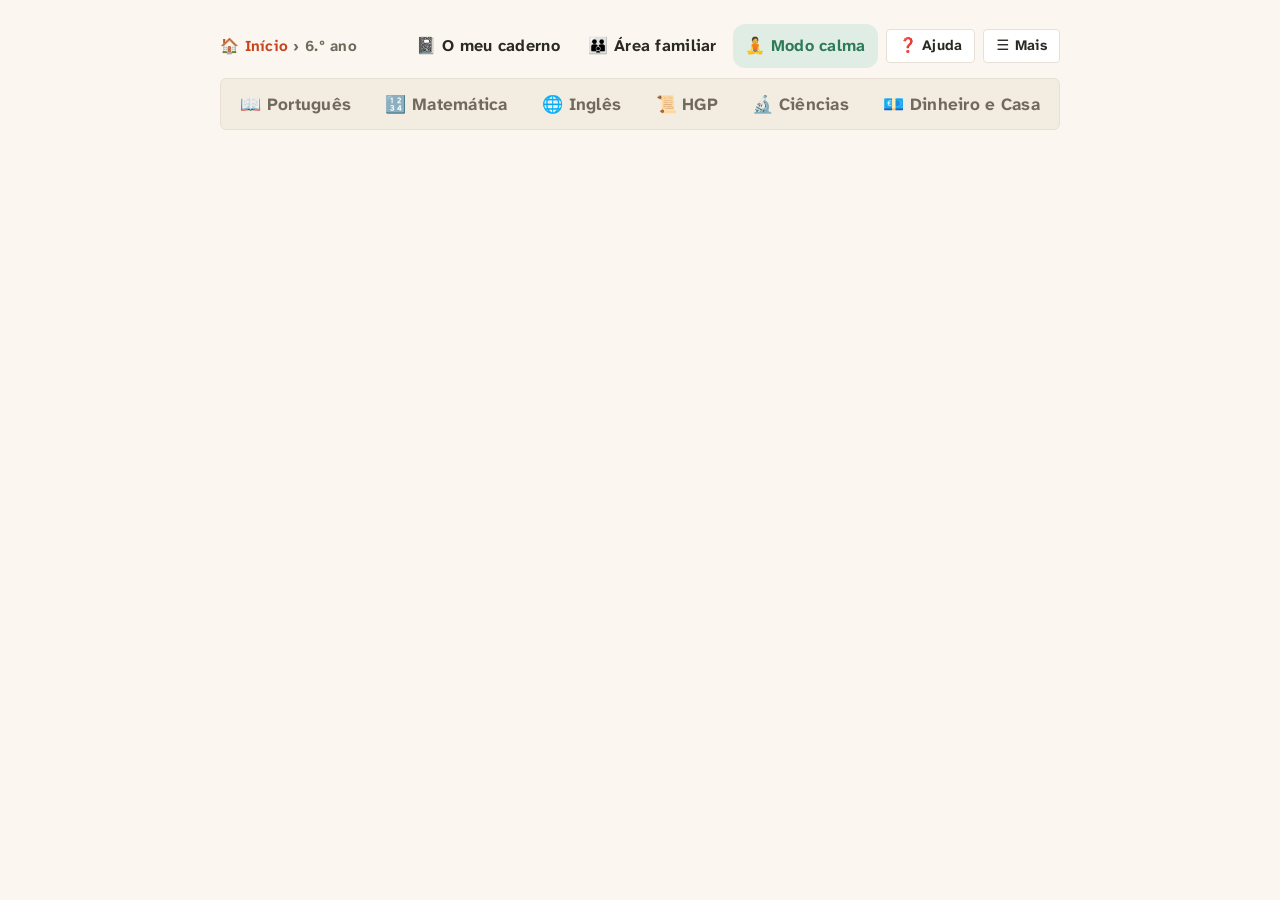
<file: animacoes.html>
<!doctype html>
<html lang="pt-PT">
<head>
<meta charset="utf-8">
<title>Animações — Missão Escolar</title>
<!-- As animações passaram a viver dentro de cada mundo (botão "🎬 Ver em animação" no cartão do mundo). Esta página só reencaminha links antigos. -->
<meta http-equiv="refresh" content="0; url=6ano.html">
</head>
<body>
<p>As animações estão agora dentro de cada mundo do 6.º ano. <a href="6ano.html">Abrir o 6.º ano</a></p>
</body>
</html>
</file>
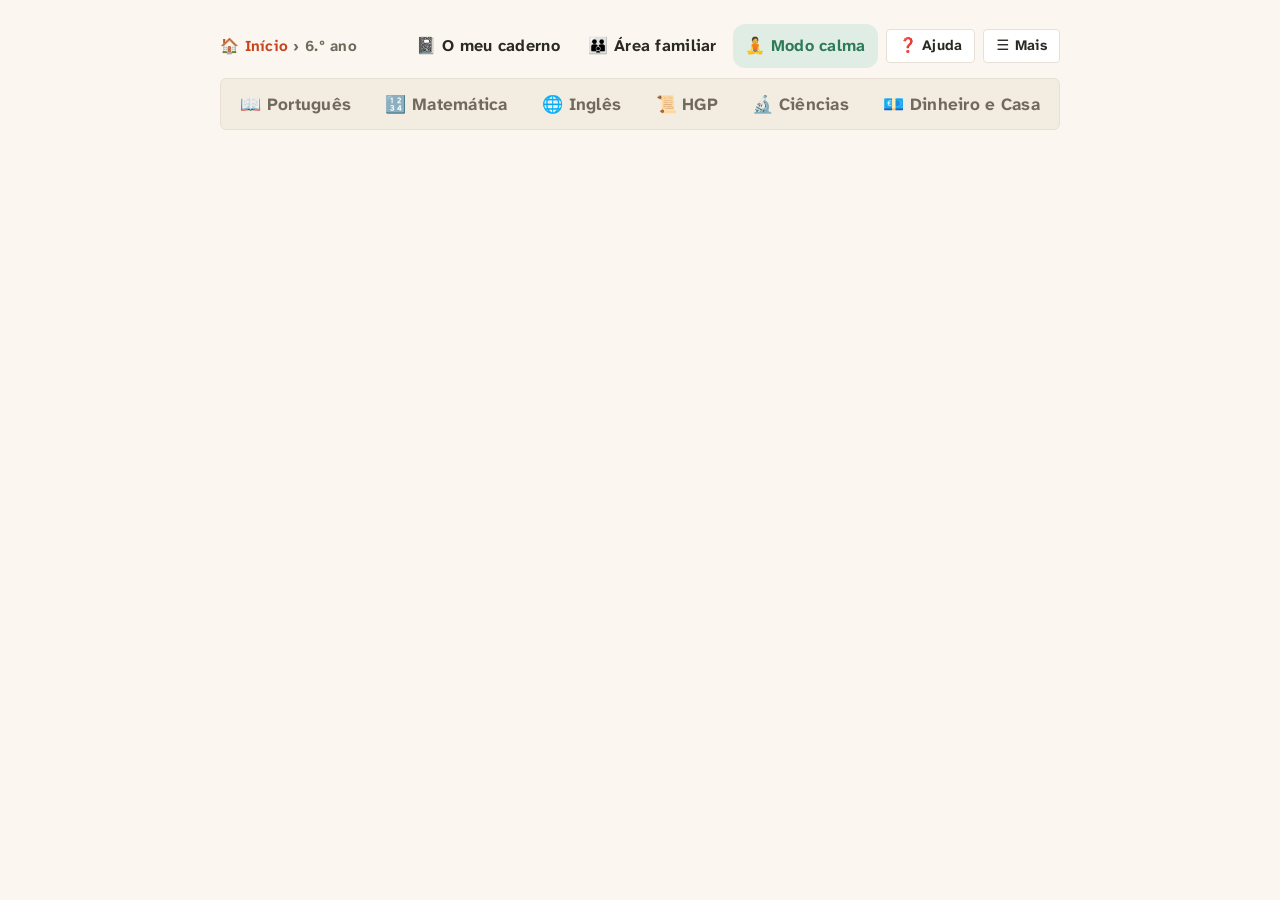
<file: arena.html>
<!doctype html>
<html lang="pt-PT">
<head>
<meta charset="utf-8">
<title>Arena de Matemática — Missão Escolar</title>
<!-- A Arena passou a viver dentro do separador Matemática do 6.º ano. Esta página só reencaminha links antigos. -->
<meta http-equiv="refresh" content="0; url=6ano.html#math/arena">
</head>
<body>
<p>A Arena de Matemática está agora dentro da Matemática do 6.º ano. <a href="6ano.html#math/arena">Abrir a Arena</a></p>
</body>
</html>
</file>
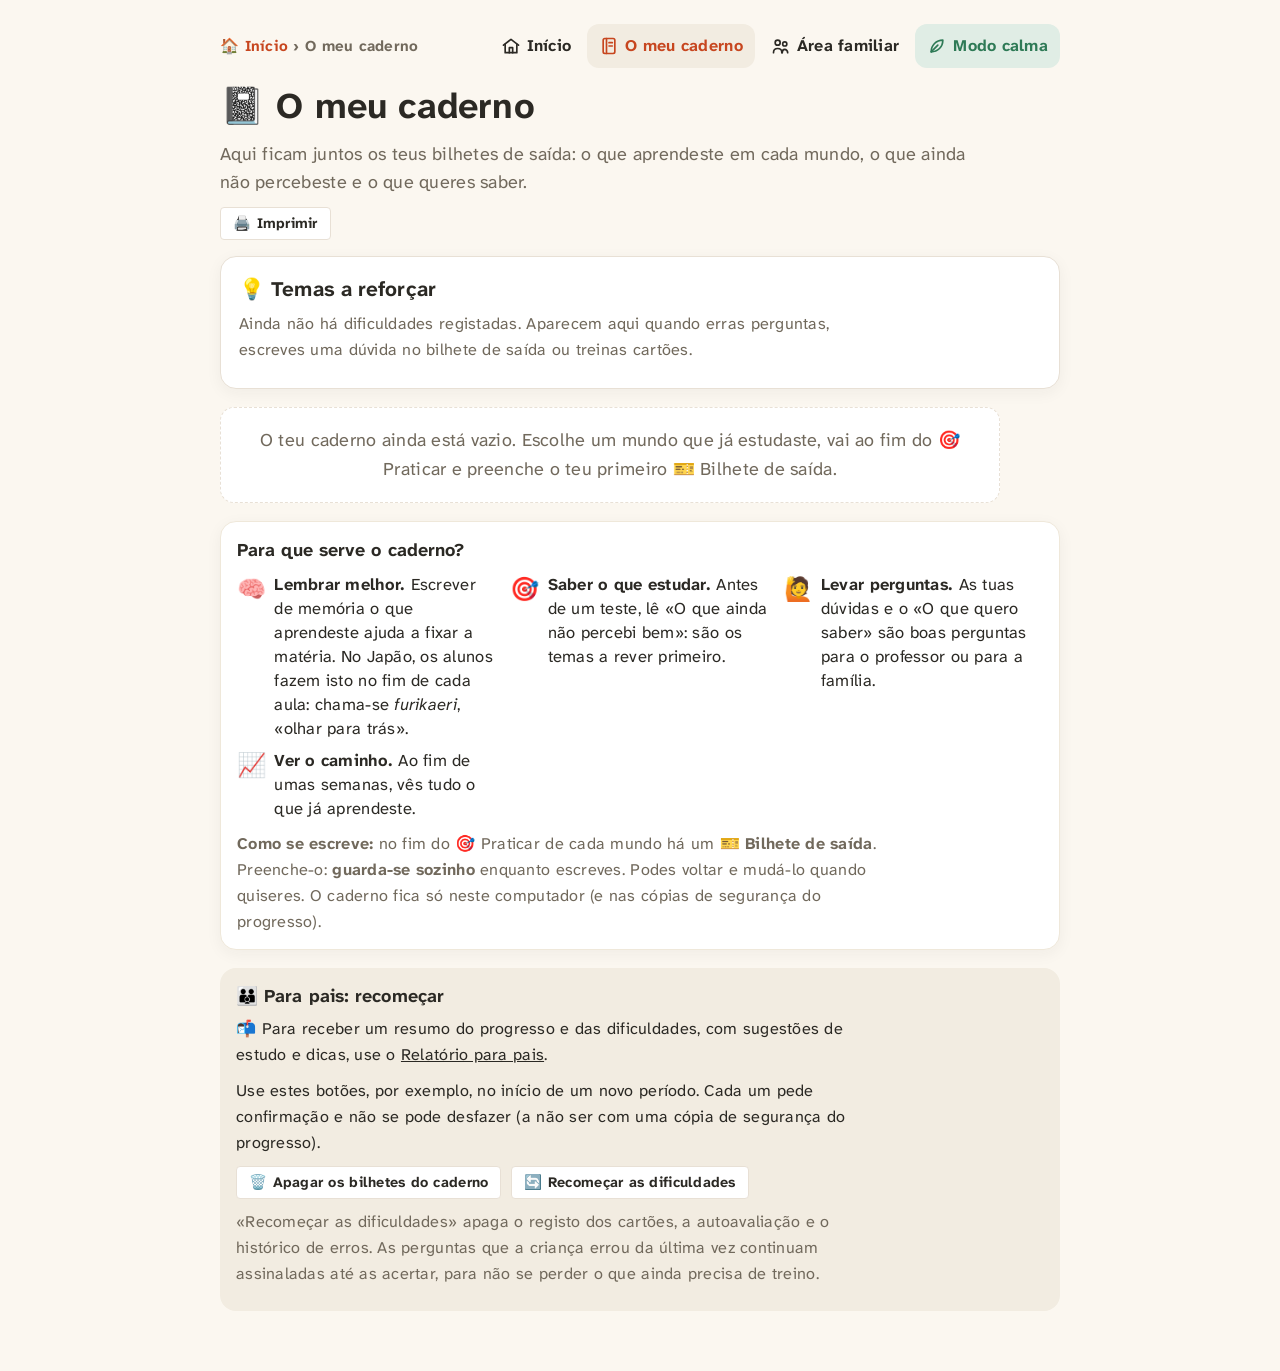
<file: caderno.html>
<!doctype html>
<html lang="pt-PT">
<head>
<meta charset="utf-8">
<meta name="viewport" content="width=device-width,initial-scale=1,viewport-fit=cover">
<title>O meu caderno — Missão Escolar</title>
<link rel="stylesheet" href="style.css?v=20261026-1715">
<link rel="manifest" href="manifest.webmanifest">
<meta name="theme-color" content="#C7461F">
<link rel="icon" href="icon.svg" type="image/svg+xml">
<link rel="icon" href="favicon-32.png" sizes="32x32" type="image/png">
<link rel="apple-touch-icon" href="apple-touch-icon.png">
<script src="prefs.js?v=20261026-1715"></script>
<script src="navegacao.js?v=20261026-1715"></script>
<style>
  /* the caderno: every exit ticket, grouped by subject; prints cleanly */
  .cad-head{ display:flex; align-items:flex-end; justify-content:space-between; gap:10px 16px; flex-wrap:wrap; margin:6px 0 16px; }
  .cad-head h1{ margin:0; font-size:clamp(1.5rem,1.2rem+1.4vw,2rem); }
  .cad-head p{ margin:4px 0 0; color:var(--text-muted); }
  .cad-disc{ margin:0 0 20px; }
  .cad-disc h2{ font-size:1.05rem; margin:0 0 8px; }
  .cad-entry{ background:var(--surface); border:1px solid var(--border-soft); border-left:5px solid var(--wc, var(--accent)); border-radius:14px; padding:12px 14px; margin:0 0 10px; box-shadow:var(--shadow); }
  .cad-entry h3{ margin:0 0 6px; font-size:0.98rem; display:flex; justify-content:space-between; gap:8px; flex-wrap:wrap; }
  .cad-entry h3 small{ font-family:var(--f-tit),sans-serif; font-weight:700; color:var(--text-muted); }
  .cad-entry dl{ margin:0; display:grid; grid-template-columns:minmax(150px,210px) 1fr; gap:4px 12px; font-size:0.92rem; }
  .cad-entry dt{ font-weight:700; }
  .cad-entry dd{ margin:0; white-space:pre-wrap; }
  .cad-entry dd.vazio{ color:var(--text-muted); font-style:italic; }
  .cad-entry a{ display:inline-block; margin-top:8px; color:var(--accent); font-family:var(--f-tit),sans-serif; font-weight:700; font-size:0.86rem; }
  .cad-porque{ background:var(--surface); border:1px solid var(--border-soft); border-radius:16px; padding:14px 16px; margin:0 0 18px; box-shadow:var(--shadow); }
  .cad-porque h2{ font-size:1rem; margin:0 0 8px; }
  .cad-porque ul{ list-style:none; margin:0 0 10px; padding:0; display:grid; grid-template-columns:repeat(auto-fit,minmax(230px,1fr)); gap:8px 14px; }
  .cad-porque li{ display:flex; gap:8px; line-height:1.45; font-size:0.92rem; }
  .cad-porque li > span:first-child{ font-size:1.3rem; }
  .cad-porque p{ margin:0; font-size:0.9rem; color:var(--text-muted); }
  .cad-vazio{ background:var(--surface); border:1px dashed var(--border); border-radius:14px; padding:18px; text-align:center; color:var(--text-muted); }
  .cad-dif{ background:var(--surface); border:1.5px solid var(--accent); border-radius:16px; padding:14px 16px; margin:0 0 18px; }
  .cad-dif h2{ font-size:1rem; margin:0 0 4px; }
  .cad-dif > p{ margin:0 0 10px; color:var(--text-muted); font-size:.9rem; }
  .cad-dif ol{ margin:0; padding-left:22px; line-height:1.55; }
  .cad-dif li{ margin:0 0 6px; }
  .cad-dif li a{ font-weight:700; color:var(--wc, var(--accent)); }
  .cad-dif .duv{ display:block; color:var(--text-muted); font-style:italic; font-size:.9rem; }
  .cad-pais{ background:var(--surface-2); border-radius:16px; padding:14px 16px; margin:18px 0 0; }
  .cad-pais h2{ font-size:1rem; margin:0 0 6px; }
  .cad-pais p{ margin:0 0 10px; font-size:.9rem; }
  .cad-pais-b{ display:flex; gap:10px; flex-wrap:wrap; margin:0 0 10px; }
  .cad-pais-nota{ color:var(--text-muted); }
  @media (max-width:560px){ .cad-entry dl{ grid-template-columns:1fr; } }
  @media print{
    .topbar, .cad-print, .cad-entry a, .cad-porque, .cad-pais{ display:none !important; }
    .cad-entry{ box-shadow:none; break-inside:avoid; }
  }
  /* layout «Caderno Vivo» */
  .cad-dif{ border:1.5px solid var(--border); box-shadow:var(--shadow); padding:16px 18px; }
  .cad-dif h2{ font-size:1.15rem; }
  .cad-dif ol{ list-style:none; padding:0; display:flex; flex-direction:column; gap:8px; counter-reset:tema; }
  .cad-dif li{ counter-increment:tema; display:grid; grid-template-columns:auto 1fr auto; gap:4px 12px; align-items:center; background:var(--paper); border-radius:14px; padding:10px 12px; margin:0; }
  .cad-dif li::before{ content:counter(tema); width:28px; height:28px; border-radius:50%; background:var(--surface); border:1.5px solid var(--border); display:inline-flex; align-items:center; justify-content:center; font-weight:700; color:var(--accent); grid-row:span 2; }
  .cad-dif .cd-sub{ font-size:.8rem; color:var(--accent); }
  .cad-dif .cd-t{ font-weight:700; }
  .cad-dif .cd-m{ grid-column:2; font-size:.88rem; color:var(--text-muted); }
  .cad-dif .cd-b{ grid-column:3; grid-row:1 / span 2; background:var(--accent); color:#fff !important; text-decoration:none; border-radius:12px; padding:9px 14px; font-weight:700; font-size:.88rem; white-space:nowrap; }
  .cad-disc{ background:var(--surface); border:1.5px solid var(--border); border-radius:16px; box-shadow:var(--shadow); padding:4px 16px; }
  .cad-disc > summary{ cursor:pointer; min-height:54px; display:flex; align-items:center; gap:8px; font-weight:700; font-size:1.05rem; }
  .cad-disc > summary small{ font-weight:400; color:var(--text-muted); font-size:.85rem; }
  .cad-disc[open]{ padding-bottom:12px; }
  .cad-entry{ border:1.5px solid var(--border); border-left:5px solid var(--wc, var(--accent)); box-shadow:none; background:var(--paper); }
  @media (max-width:560px){ .cad-dif li{ grid-template-columns:auto 1fr; } .cad-dif .cd-b{ grid-column:1 / -1; grid-row:auto; text-align:center; } }
  @media print{ .cad-disc{ box-shadow:none; border:none; } }
</style>
</head>
<body>

<div class="page">
  <div class="topbar">
    <p class="crumbs"><a href="index.html">🏠 Início</a> › O meu caderno</p>
    <nav class="top-nav" aria-label="Atalhos"><a href="caderno.html">📓 <span>O meu caderno</span></a><a href="pais.html">👪 <span>Área familiar</span></a><button type="button" class="top-calma" data-calma>🧘 <span>Modo calma</span></button></nav>
  </div>

  <div class="cad-head">
    <div>
      <h1>📓 O meu caderno</h1>
      <p>Aqui ficam juntos os teus bilhetes de saída: o que aprendeste em cada mundo, o que ainda não percebeste e o que queres saber.</p>
    </div>
    <button type="button" class="ghost cad-print" onclick="window.print()">🖨️ Imprimir</button>
  </div>


  <section class="cad-dif" id="cad-dif"></section>
  <div id="caderno"></div>
  <section class="cad-porque">
    <h2>Para que serve o caderno?</h2>
    <ul>
      <li><span aria-hidden="true">🧠</span><span><b>Lembrar melhor.</b> Escrever de memória o que aprendeste ajuda a fixar a matéria. No Japão, os alunos fazem isto no fim de cada aula: chama-se <i>furikaeri</i>, «olhar para trás».</span></li>
      <li><span aria-hidden="true">🎯</span><span><b>Saber o que estudar.</b> Antes de um teste, lê «O que ainda não percebi bem»: são os temas a rever primeiro.</span></li>
      <li><span aria-hidden="true">🙋</span><span><b>Levar perguntas.</b> As tuas dúvidas e o «O que quero saber» são boas perguntas para o professor ou para a família.</span></li>
      <li><span aria-hidden="true">📈</span><span><b>Ver o caminho.</b> Ao fim de umas semanas, vês tudo o que já aprendeste.</span></li>
    </ul>
    <p><b>Como se escreve:</b> no fim do 🎯 Praticar de cada mundo há um <b>🎫 Bilhete de saída</b>. Preenche-o: <b>guarda-se sozinho</b> enquanto escreves. Podes voltar e mudá-lo quando quiseres. O caderno fica só neste computador (e nas cópias de segurança do progresso).</p>
  </section>
  <section class="cad-pais" aria-labelledby="cad-pais-t">
    <h2 id="cad-pais-t">👪 Para pais: recomeçar</h2>
    <p>📬 Para receber um resumo do progresso e das dificuldades, com sugestões de estudo e dicas, use o <a href="pais.html#relatorio">Relatório para pais</a>.</p>
    <p>Use estes botões, por exemplo, no início de um novo período. Cada um pede confirmação e não se pode desfazer (a não ser com uma cópia de segurança do progresso).</p>
    <div class="cad-pais-b">
      <button type="button" class="ghost" id="reset-caderno">🗑️ Apagar os bilhetes do caderno</button>
      <button type="button" class="ghost" id="reset-dif">🔄 Recomeçar as dificuldades</button>
    </div>
    <p class="cad-pais-nota">«Recomeçar as dificuldades» apaga o registo dos cartões, a autoavaliação e o histórico de erros. As perguntas que a criança errou da última vez continuam assinaladas até as acertar, para não se perder o que ainda precisa de treino.</p>
  </section>
</div>

<script src="armazem.js?v=20261026-1715"></script>
<script src="data/portugues.js?v=20261026-1715"></script>
<script src="data/hgp.js?v=20261026-1715"></script>
<script src="data/matematica.js?v=20261026-1715"></script>
<script src="data/cn.js?v=20261026-1715"></script>
<script src="data/ingles.js?v=20261026-1715"></script>
<script src="data/financas.js?v=20261026-1715"></script>
<script src="data/cn7.js?v=20261026-1715"></script>
<script src="data/fq7.js?v=20261026-1715"></script>
<script src="data/matematica3.js?v=20261026-1715"></script>
<script src="data/matematica7.js?v=20261026-1715"></script>
<script src="data/ingles7.js?v=20261026-1715"></script>
<script src="data/historia7.js?v=20261026-1715"></script>
<script src="data/geografia7.js?v=20261026-1715"></script>
<script src="data/espanhol7.js?v=20261026-1715"></script>
<script src="data/tic7.js?v=20261026-1715"></script>
<script src="shared.js?v=20261026-1715"></script>
<script src="dificuldades.js?v=20261026-1715"></script>
<script src="caderno.js?v=20261026-1715"></script>

</body></html>
</file>
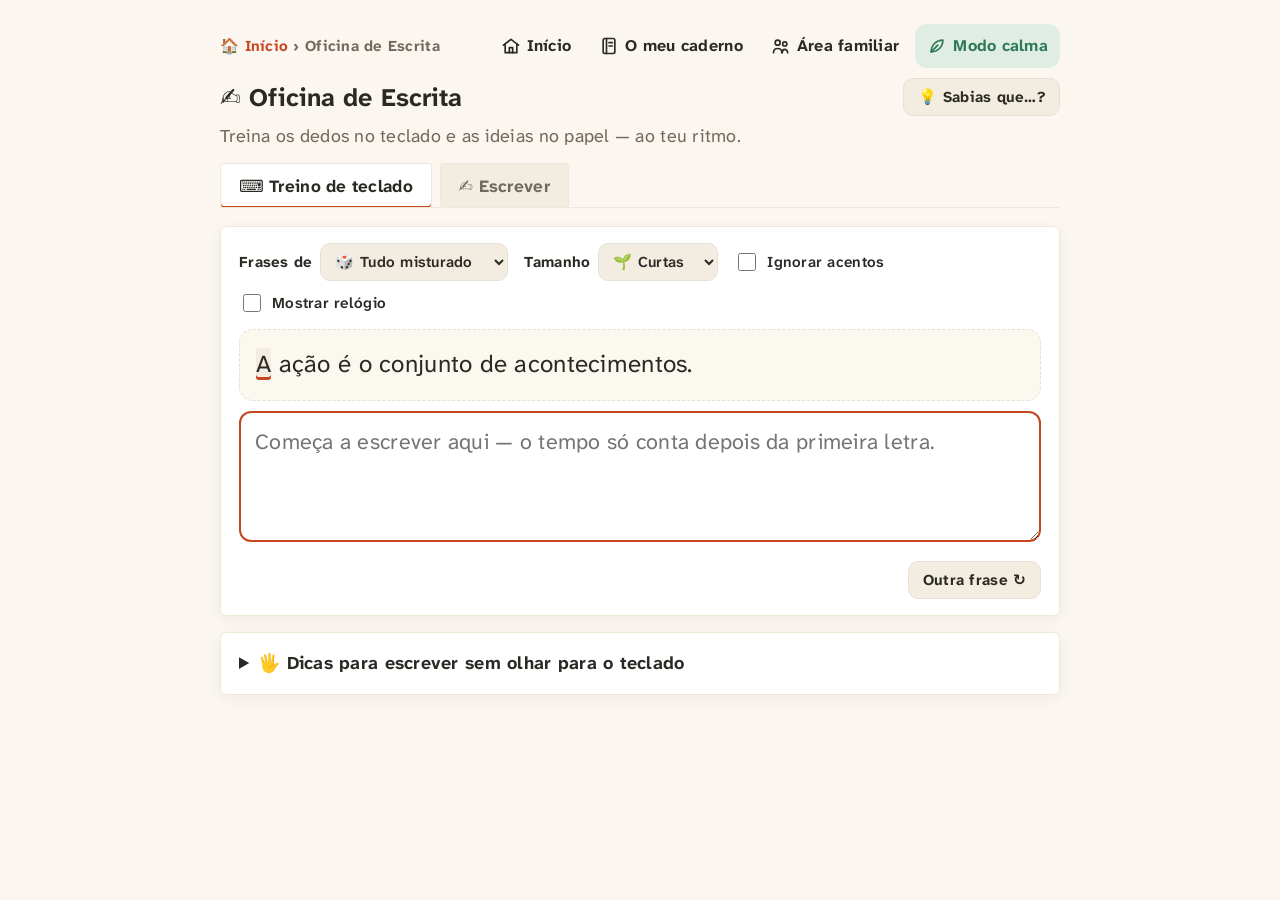
<file: escrita.html>
<!doctype html>
<html lang="pt-PT">
<head>
<meta charset="utf-8">
<meta name="viewport" content="width=device-width,initial-scale=1,viewport-fit=cover">
<title>Oficina de Escrita — Missão Escolar</title>
<link rel="stylesheet" href="style.css?v=20261026-1715">
<link rel="manifest" href="manifest.webmanifest">
<meta name="theme-color" content="#C7461F">
<link rel="icon" href="icon.svg" type="image/svg+xml">
<link rel="icon" href="favicon-32.png" sizes="32x32" type="image/png">
<link rel="apple-touch-icon" href="apple-touch-icon.png">
<script src="prefs.js?v=20261026-1715"></script>
<script src="navegacao.js?v=20261026-1715"></script>
<link rel="stylesheet" href="escrita.css?v=20261026-1715">
</head>
<body>

<div class="page">
  <!-- the Oficina is for everyone (diário feliz, histórias, poemas, teclado), not only for Português -->
  <div class="topbar">
    <p class="crumbs"><a href="index.html">🏠 Início</a> › Oficina de Escrita</p>
    <nav class="top-nav" aria-label="Atalhos"><a href="caderno.html">📓 <span>O meu caderno</span></a><a href="pais.html">👪 <span>Área familiar</span></a><button type="button" class="top-calma" data-calma>🧘 <span>Modo calma</span></button></nav>
  </div>

    <div class="ws-head">
      <div>
        <h2>✍️ Oficina de Escrita</h2>
        <p>Treina os dedos no teclado e as ideias no papel — ao teu ritmo.</p>
      </div>
      <button type="button" class="ws-btn" id="ws-curio-open">💡 Sabias que…?</button>
    </div>

    <div class="tabs ws-tabs" role="tablist">
      <button class="tab-btn" type="button" role="tab" data-tab="teclado">⌨️ Treino de teclado</button>
      <button class="tab-btn" type="button" role="tab" data-tab="escrever">✍️ Escrever</button>
    </div>

    <section id="tab-teclado" class="ws-panel" data-panel="teclado">
      <div class="ws-card">
        <div class="ws-row">
          <label>Frases de
            <select id="ty-source">
              <option value="mix">🎲 Tudo misturado</option>
              <option value="fun">😄 Frases divertidas</option>
              <option value="pt">📖 Português</option>
              <option value="hgp">📜 HGP</option>
              <option value="math">🔢 Matemática</option>
              <option value="cn">🔬 Ciências</option>
              <option value="eng">🌐 Inglês</option>
            </select>
          </label>
          <label>Tamanho
            <select id="ty-level">
              <option value="short">🌱 Curtas</option>
              <option value="medium">🌿 Médias</option>
              <option value="long">🌳 Longas</option>
            </select>
          </label>
          <label class="ws-check"><input type="checkbox" id="ty-accents"> Ignorar acentos</label>
          <label class="ws-check"><input type="checkbox" id="ty-clock"> Mostrar relógio</label>
        </div>
        <p class="ty-target" id="ty-target" aria-live="polite"></p>
        <textarea id="ty-input" class="ty-input" rows="3" spellcheck="false" autocomplete="off" autocapitalize="off"
          placeholder="Começa a escrever aqui — o tempo só conta depois da primeira letra."></textarea>
        <div class="ws-row ty-status">
          <span id="ty-live"></span>
          <button type="button" class="ws-btn" id="ty-next">Outra frase ↻</button>
        </div>
        <div id="ty-result" class="ty-result" hidden></div>
      </div>
      <details class="ws-card ws-tips">
        <summary>🖐️ Dicas para escrever sem olhar para o teclado</summary>
        <ul>
          <li>Pousa os dedos na <b>fila do meio</b>: mão esquerda em <kbd>A</kbd> <kbd>S</kbd> <kbd>D</kbd> <kbd>F</kbd>, mão direita em <kbd>J</kbd> <kbd>K</kbd> <kbd>L</kbd> <kbd>Ç</kbd>.</li>
          <li>Sente os pequenos relevos no <kbd>F</kbd> e no <kbd>J</kbd>: são as tuas "casas".</li>
          <li>Os polegares ficam na barra de espaços.</li>
          <li>Primeiro acerta, depois acelera. A velocidade vem sozinha com o treino.</li>
          <li>Acentos: no teclado português, carrega primeiro na tecla do acento (´ ` ^ ~) e depois na letra.</li>
        </ul>
      </details>
    </section>

    <section id="tab-escrever" class="ws-panel" data-panel="escrever" hidden>
      <div class="ws-card">
        <p class="ws-step">1. Escolhe um tema</p>
        <div class="ws-chips" id="wr-cats" role="group" aria-label="Categorias de temas">
          <button type="button" class="ws-chip" data-cat="feliz">😊 Diário feliz</button>
          <button type="button" class="ws-chip" data-cat="atualidade">🌍 Atualidade</button>
          <button type="button" class="ws-chip" data-cat="passado">🏛️ Viagem ao passado</button>
          <button type="button" class="ws-chip" data-cat="tipos">📚 Por tipo de texto</button>
          <button type="button" class="ws-chip" data-cat="surpresa">🎲 Surpreende-me</button>
        </div>
        <div class="ws-themes" id="wr-themes"></div>
      </div>
      <div class="ws-card">
        <div class="ws-row">
          <label>2. Tipo de texto
            <select id="wr-type"></select>
          </label>
          <span class="wr-count" id="wr-count"></span>
        </div>
        <ol class="wr-steps" id="wr-steps"></ol>
        <input id="wr-title" class="wr-title" type="text" placeholder="Título (podes mudar quando quiseres)" aria-label="Título">
        <div class="wr-folha">
          <textarea id="wr-text" class="wr-text" rows="12" placeholder="Escreve aqui. Se ficares sem ideias, toca em 💡 E agora?" aria-label="O teu texto"></textarea>
        </div>
        <div class="wr-meta" aria-hidden="true"><div class="wr-bar"><i id="wr-bar"></i></div></div>
        <div class="wr-idle" id="wr-idle" hidden>Estás a pensar? Toca em <b>💡 E agora?</b> para uma pista.</div>
        <div class="wr-hint" id="wr-hint" aria-live="polite" hidden></div>
        <div class="ws-row wr-actions">
          <button type="button" class="ws-btn" id="wr-next">💡 E agora?</button>
          <button type="button" class="ws-btn" id="wr-twist">🎲 Reviravolta</button>
          <span class="wr-spacer"></span>
          <button type="button" class="ws-btn primary" id="wr-done">✅ Terminei! Rever texto</button>
        </div>
        <details class="wr-fold" id="wr-con-box">
          <summary>🔗 Palavras para ligar ideias <small>— toca para pôr no texto</small></summary>
          <p class="ws-note">Põe o cursor onde queres a palavra e toca nela. O site escreve a maiúscula e as vírgulas certas, conforme estejas no início ou no meio da frase.</p>
          <div id="wr-con"></div>
        </details>
        <details class="wr-fold" id="wr-mestre-box" hidden>
          <summary>✨ Como escreveu um mestre <small>— autores portugueses</small></summary>
          <div id="wr-mestre"></div>
        </details>
        <p class="ws-note wr-files">O texto fica guardado sozinho neste computador. ·
          <button type="button" class="ws-link" id="wr-download">⬇️ Guardar .txt</button> ·
          <button type="button" class="ws-link" id="wr-print">🖨️ Imprimir</button> ·
          <button type="button" class="ws-link" id="wr-new">📄 Novo texto</button></p>
      </div>
      <div class="ws-card">
        <p class="ws-step">📚 Os meus textos</p>
        <ul class="wr-saved" id="wr-saved"></ul>
      </div>
    </section>
</div>

<script src="armazem.js?v=20261026-1715"></script>
<!-- the subject data gives the typing sentences («Frases de Português, HGP…») -->
<script src="data/portugues.js?v=20261026-1715"></script>
<script src="data/hgp.js?v=20261026-1715"></script>
<script src="data/matematica.js?v=20261026-1715"></script>
<script src="data/cn.js?v=20261026-1715"></script>
<script src="data/ingles.js?v=20261026-1715"></script>
<script src="data/financas.js?v=20261026-1715"></script>
<script src="data/escrita.js?v=20261026-1715"></script>
<script src="escrita.js?v=20261026-1715"></script>

</body></html>
</file>
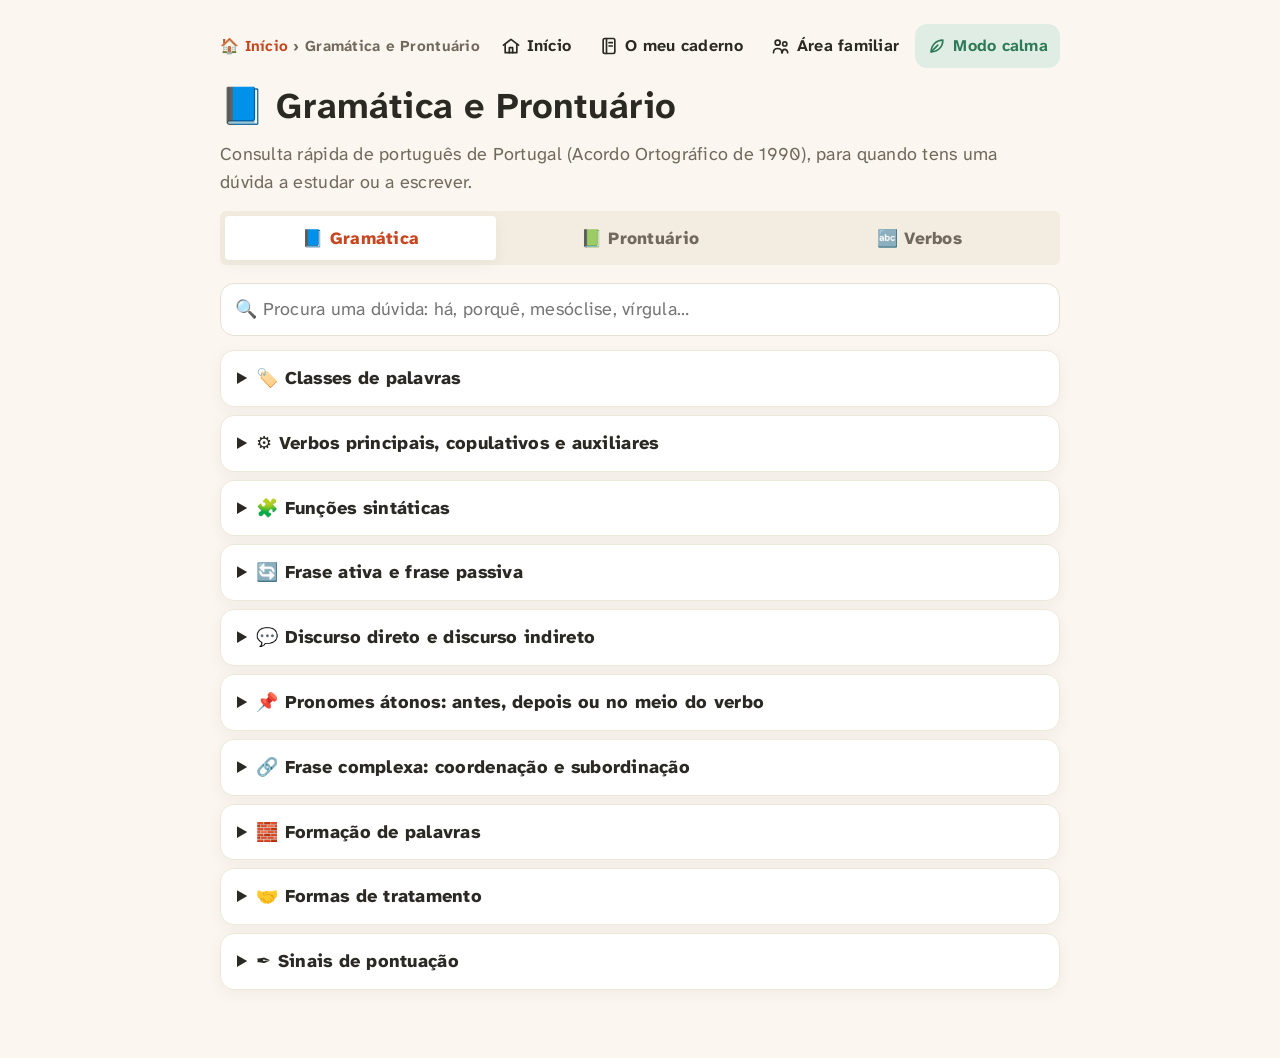
<file: gramatica.html>
<!doctype html>
<html lang="pt-PT">
<head>
<meta charset="utf-8">
<meta name="viewport" content="width=device-width,initial-scale=1,viewport-fit=cover">
<title>Gramática e Prontuário — Missão Escolar</title>
<link rel="stylesheet" href="style.css?v=20261026-1715">
<link rel="manifest" href="manifest.webmanifest">
<meta name="theme-color" content="#C7461F">
<link rel="icon" href="icon.svg" type="image/svg+xml">
<link rel="icon" href="favicon-32.png" sizes="32x32" type="image/png">
<link rel="apple-touch-icon" href="apple-touch-icon.png">
<script src="prefs.js?v=20261026-1715"></script>
<script src="navegacao.js?v=20261026-1715"></script>
<style>
  /* Gramática · Prontuário · Verbos: one part at a time, calm and printable */
  .g-head h1{ margin:6px 0 4px; font-size:clamp(1.5rem,1.2rem+1.4vw,2rem); }
  .g-head p{ margin:0 0 14px; color:var(--text-muted); }
  .g-busca{ width:100%; box-sizing:border-box; font:inherit; padding:11px 14px; border-radius:14px; border:1.5px solid var(--border); background:var(--surface); color:var(--text); margin:0 0 14px; }
  .g-busca:focus-visible{ outline:3px solid var(--accent); outline-offset:2px; }
  .gr-item{ background:var(--surface); border:1px solid var(--border-soft); border-radius:14px; margin:0 0 8px; box-shadow:var(--shadow); }
  .gr-item summary{ cursor:pointer; padding:13px 16px; font-family:var(--f-tit),sans-serif; font-weight:800; }
  .gr-body{ padding:0 16px 14px; line-height:1.6; }
  .gr-regra{ margin:0 0 10px; }
  .gr-h{ font-weight:800; margin:10px 0 4px; }
  .gr-body ul{ margin:0; padding-left:20px; }
  .gr-truque{ margin:12px 0 6px; padding:10px 12px; border-radius:12px; background:var(--surface-2); }
  .gr-erro{ margin:6px 0 0; color:var(--text-muted); }
  .pr-cat{ margin:0 0 18px; }
  .pr-cat h2{ font-size:1.05rem; margin:0 0 8px; }
  .pr-item{ background:var(--surface); border:1px solid var(--border-soft); border-left:5px solid var(--accent); border-radius:12px; padding:10px 14px; margin:0 0 8px; }
  .pr-item p{ margin:6px 0 3px; line-height:1.55; }
  .pr-item summary{ cursor:pointer; min-height:28px; list-style-position:inside; }
  .pr-item[open]{ border-left-color:#3E8F5C; }
  .pr-indice{ display:flex; flex-wrap:wrap; gap:8px; margin:0 0 20px; padding:12px; background:var(--surface-2); border-radius:14px; }
  .pr-indice .gr-h{ flex-basis:100%; margin:0 0 2px; }
  .pr-indice a{ display:inline-flex; align-items:center; gap:6px; min-height:40px; padding:6px 12px; border-radius:10px; background:var(--surface); color:var(--text); font-weight:700; text-decoration:none; border:1px solid var(--border-soft); }
  .pr-indice a span{ font-size:.8rem; color:var(--text-muted); font-weight:600; }
  .pr-cat h2{ scroll-margin-top:16px; }
  .pr-e{ font-weight:700; }
  .pr-r{ color:var(--text-muted); font-size:.93rem; }
  .pr-tab, .v-table{ border-collapse:collapse; width:100%; max-width:520px; background:var(--surface); }
  .pr-tab th, .pr-tab td, .v-table th, .v-table td{ border:1px solid var(--border); padding:8px 12px; text-align:left; }
  .pr-tab thead th{ background:var(--surface-2); font-family:var(--f-tit),sans-serif; }
  .v-sel{ display:flex; gap:10px; flex-wrap:wrap; margin:0 0 14px; }
  .v-sel label{ display:flex; flex-direction:column; gap:4px; font-weight:700; font-size:.9rem; }
  .v-sel select{ font:inherit; padding:9px 12px; border-radius:12px; border:1.5px solid var(--border); background:var(--surface); color:var(--text); min-width:200px; }
  .v-table caption{ text-align:left; font-family:var(--f-tit),sans-serif; font-weight:800; padding:0 0 8px; }
  .v-table th{ width:45%; font-weight:400; color:var(--text-muted); }
  .v-nao{ color:var(--text-muted); font-style:italic; }
  .v-nota{ color:var(--text-muted); font-size:.9rem; }
  .sr-only{ position:absolute; width:1px; height:1px; overflow:hidden; clip:rect(0 0 0 0); white-space:nowrap; }
  .v-explica{ background:var(--surface); border:1px solid var(--border-soft); border-radius:14px; padding:10px 16px; margin:0 0 14px; line-height:1.6; }
  .v-explica summary{ cursor:pointer; font-family:var(--f-tit),sans-serif; font-weight:800; }
  .v-explica p{ margin:8px 0; }
  .v-ex{ margin:8px 0; max-width:640px; font-size:.93rem; }
  .v-ex th{ background:var(--surface-2); color:var(--text); font-weight:700; width:auto; }
  .v-term{ color:var(--accent); font-weight:800; }
  .v-modos{ margin:0 0 14px; }
  .t-box{ background:var(--surface); border:1px solid var(--border-soft); border-radius:16px; padding:14px 16px; box-shadow:var(--shadow); max-width:640px; }
  .t-q{ margin:0 0 12px; font-size:1.05rem; line-height:1.5; }
  .t-linha{ display:grid; grid-template-columns:minmax(120px, 40%) 1fr auto; gap:8px; align-items:center; margin:0 0 8px; }
  .t-linha label{ color:var(--text-muted); }
  .t-linha input{ font:inherit; padding:8px 10px; border-radius:10px; border:1.5px solid var(--border); background:var(--bg); color:var(--text); min-width:0; }
  .t-linha input.certo{ border-color:#3E8F5C; }
  .t-linha input.errado{ border-color:#C0392B; }
  .t-fb{ font-size:.88rem; min-width:1.5em; }
  .t-acoes{ display:flex; gap:10px; flex-wrap:wrap; align-items:center; margin:12px 0 0; }
  .t-res{ margin:12px 0 0; padding:10px 12px; border-radius:12px; background:var(--surface-2); line-height:1.55; }
  @media (max-width:520px){ .t-linha{ grid-template-columns:1fr auto; } .t-linha label{ grid-column:1 / -1; } }
  .g-vazio{ background:var(--surface); border:1px dashed var(--border); border-radius:14px; padding:16px; text-align:center; color:var(--text-muted); }
  @media print{
    .topbar, .subtabs, .g-busca{ display:none !important; }
    [hidden]{ display:block !important; }
    .gr-item{ box-shadow:none; break-inside:avoid; }
  }
</style>
</head>
<body>

<div class="page">
  <div class="topbar">
    <p class="crumbs"><a href="index.html">🏠 Início</a> › Gramática e Prontuário</p>
    <nav class="top-nav" aria-label="Atalhos"><a href="caderno.html">📓 <span>O meu caderno</span></a><a href="pais.html">👪 <span>Área familiar</span></a><button type="button" class="top-calma" data-calma>🧘 <span>Modo calma</span></button></nav>
  </div>

  <header class="g-head">
    <h1>📘 Gramática e Prontuário</h1>
    <p>Consulta rápida de português de Portugal (Acordo Ortográfico de 1990), para quando tens uma dúvida a estudar ou a escrever.</p>
  </header>

  <div class="subtabs" role="tablist" aria-label="Partes">
    <button type="button" class="subtab" role="tab" data-parte="gram">📘 Gramática</button>
    <button type="button" class="subtab" role="tab" data-parte="pront">📗 Prontuário</button>
    <button type="button" class="subtab" role="tab" data-parte="verbos">🔤 Verbos</button>
  </div>

  <div id="g-busca-wrap">
    <label class="sr-only" for="g-busca">Procurar</label>
    <input class="g-busca" id="g-busca" type="search" placeholder="🔍 Procura uma dúvida: há, porquê, mesóclise, vírgula…" autocomplete="off">
  </div>
  <p class="g-vazio" id="g-vazio" hidden>Não encontrei nada com essa palavra. Experimenta outra, sem acentos ou mais curta.</p>

  <div id="g-gram" role="tabpanel"></div>
  <div id="g-pront" role="tabpanel" hidden></div>
  <div id="g-verbos" role="tabpanel" hidden>
    <details class="v-explica" open>
      <summary>🧩 Como é feito um verbo: radical + terminação</summary>
      <p>Cada forma de um verbo tem duas partes. O <b>radical</b> é a parte que guarda o <b>significado</b> e quase não muda. A <b>terminação</b> é a parte que <b>muda</b> e diz <b>quem</b> faz (a pessoa), <b>quantos</b> (singular ou plural) e <b>quando</b> e <b>como</b> (o tempo e o modo).</p>
      <p>Para encontrar o radical, tira ao infinitivo o <b>-ar</b>, o <b>-er</b> ou o <b>-ir</b>: <b>cant</b>-ar, <b>com</b>-er, <b>part</b>-ir. Essa vogal (a, e, i) diz a <b>conjugação</b>: 1.ª (-ar), 2.ª (-er) e 3.ª (-ir). O verbo <b>pôr</b> pertence à 2.ª.</p>
      <table class="v-table v-ex"><thead><tr><th>Forma</th><th>Radical</th><th>Terminação</th><th>O que a terminação diz</th></tr></thead><tbody>
        <tr><td>eu <b>canto</b></td><td>cant</td><td><span class="v-term">o</span></td><td>eu · presente</td></tr>
        <tr><td>nós <b>cantávamos</b></td><td>cant</td><td><span class="v-term">ávamos</span></td><td>nós · pretérito imperfeito</td></tr>
        <tr><td>eles <b>cantarão</b></td><td>cant</td><td><span class="v-term">arão</span></td><td>eles · futuro</td></tr>
        <tr><td>tu <b>comeste</b></td><td>com</td><td><span class="v-term">este</span></td><td>tu · pretérito perfeito</td></tr>
        <tr><td>que vós <b>partais</b></td><td>part</td><td><span class="v-term">ais</span></td><td>vós · presente do conjuntivo</td></tr>
      </tbody></table>
      <p><b>Verbos regulares</b> mantêm o radical e seguem o modelo da sua conjugação (cantar, comer, partir). Às vezes muda só uma letra, para o som não mudar: jo<b>g</b>ar → jo<b>gu</b>ei; to<b>c</b>ar → to<b>qu</b>ei; conhe<b>c</b>er → conhe<b>ç</b>o. <b>Verbos irregulares</b> mudam o próprio radical: <b>faz</b>-er → eu <b>fiz</b>, eu <b>farei</b>; <b>ter</b> → eu <b>tive</b>.</p>
    </details>
    <div class="subtabs v-modos" role="tablist" aria-label="Verbos">
      <button type="button" class="subtab" role="tab" data-vmodo="tabela">📋 Tabela</button>
      <button type="button" class="subtab" role="tab" data-vmodo="treinar">✍️ Treinar</button>
    </div>
    <div id="v-modo-tabela">
      <div class="v-sel">
        <label>Verbo <select id="v-verbo"></select></label>
        <label>Tempo <select id="v-tempo"></select></label>
      </div>
      <div id="v-tab" aria-live="polite"></div>
    </div>
    <div id="v-modo-treinar" hidden>
      <div class="v-sel">
        <label>Verbos <select id="t-tipo"><option value="reg">Só regulares</option><option value="todos">Regulares e irregulares</option></select></label>
        <label>Tempo <select id="t-tempo"></select></label>
      </div>
      <div id="t-box" class="t-box"></div>
    </div>
  </div>
</div>

<script src="data/gramatica-pt.js?v=20261026-1715"></script>
<script src="gramatica.js?v=20261026-1715"></script>
</body>
</html>
</file>
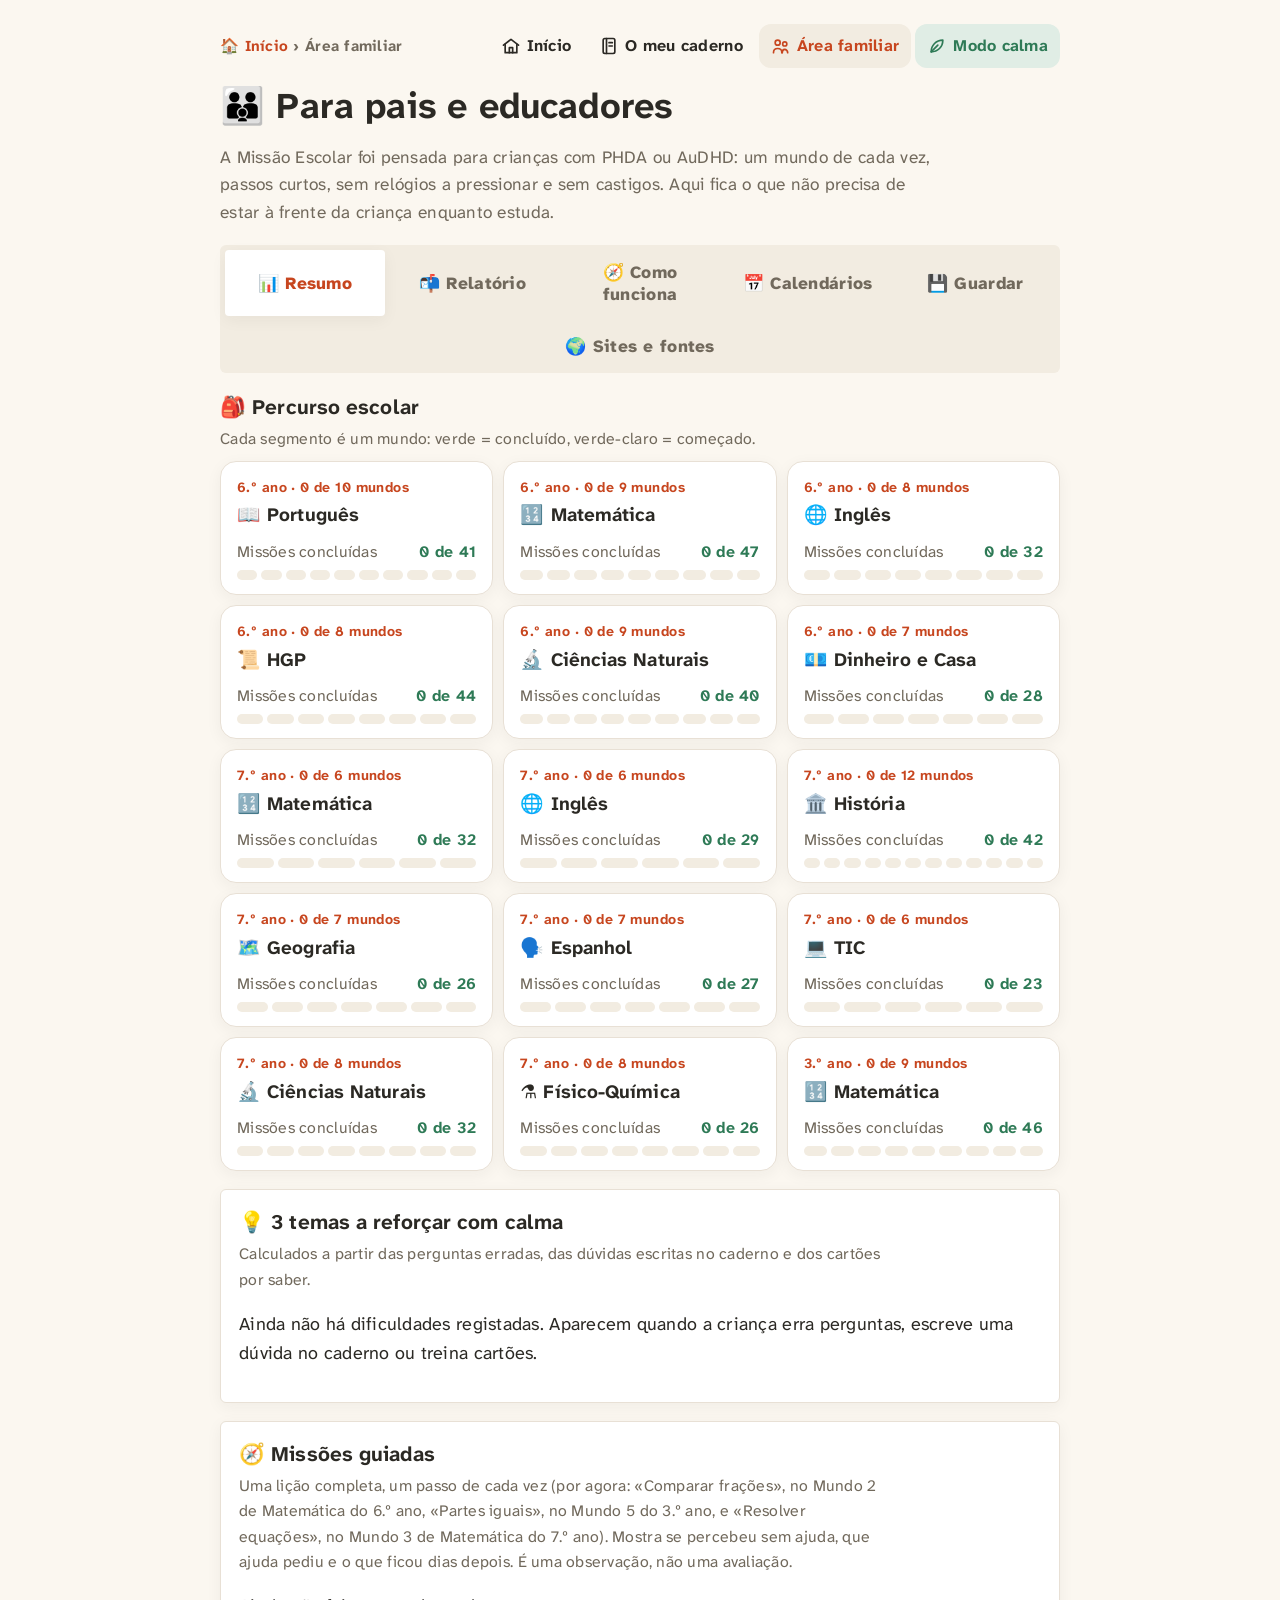
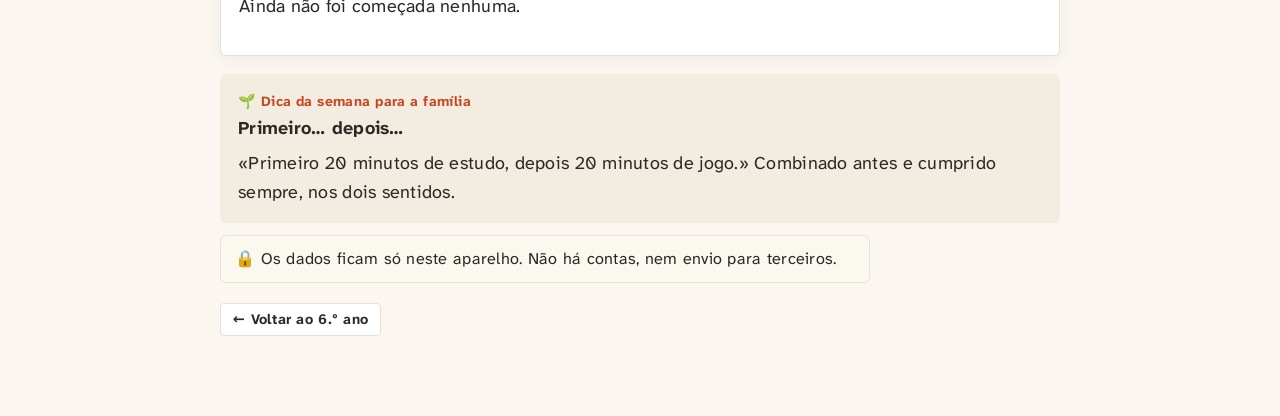
<file: pais.html>
<!doctype html>
<html lang="pt-PT">
<head>
<meta charset="utf-8">
<meta name="viewport" content="width=device-width,initial-scale=1,viewport-fit=cover">
<title>Para pais — Missão Escolar</title>
<link rel="stylesheet" href="style.css?v=20261026-1715">
<link rel="manifest" href="manifest.webmanifest">
<meta name="theme-color" content="#C7461F">
<link rel="icon" href="icon.svg" type="image/svg+xml">
<link rel="icon" href="favicon-32.png" sizes="32x32" type="image/png">
<link rel="apple-touch-icon" href="apple-touch-icon.png">
<script src="prefs.js?v=20261026-1715"></script>
<script src="navegacao.js?v=20261026-1715"></script>
</head>
<body>

<div class="page pais">
  <div class="topbar">
    <p class="crumbs"><a href="index.html">🏠 Início</a> › Área familiar</p>
    <nav class="top-nav" aria-label="Atalhos"><a href="caderno.html">📓 <span>O meu caderno</span></a><a href="pais.html">👪 <span>Área familiar</span></a><button type="button" class="top-calma" data-calma>🧘 <span>Modo calma</span></button></nav>
  </div>
  <h1>👪 Para pais e educadores</h1>
  <p class="lead">A Missão Escolar foi pensada para crianças com PHDA ou AuDHD: um mundo de cada vez, passos curtos, sem relógios a pressionar e sem castigos. Aqui fica o que não precisa de estar à frente da criança enquanto estuda.</p>

  <nav class="subtabs pais-menu" id="pais-menu" aria-label="Secções da área familiar"></nav>

  <section class="pais-painel" data-aba="resumo" id="pais-painel" aria-label="Resumo do percurso"></section>

  <section class="info" data-aba="relatorio" id="relatorio">
    <h2>📬 Relatório para pais</h2>
    <p>Um resumo do progresso, das dificuldades e do que treinar, com dicas de parentalidade positiva — com afeto, mas com regras e limites claros. Pode adaptar as dicas ao perfil da criança.</p>
    <div class="rel-form">
      <label>E-mail dos pais <input id="rel-email" type="email" autocomplete="email" placeholder="nome@exemplo.pt"></label>
      <label>Nome da criança (opcional) <input id="rel-nome" type="text" autocomplete="off"></label>
      <label>Perfil (opcional) <select id="rel-perfil"></select></label>
    </div>
    <div class="rel-acoes">
      <button type="button" class="cta" id="rel-enviar">✉️ Enviar por e-mail</button>
      <button type="button" class="ghost" id="rel-copiar">📋 Copiar o relatório</button>
      <button type="button" class="ghost" id="rel-lembrete">📅 Lembrete semanal para os pais</button>
    </div>
    <p class="note-small" id="rel-ok" aria-live="polite"></p>
    <div class="rel-preview" id="rel-preview"></div>
    <details class="rel-priv"><summary>🔒 Privacidade: como funciona o envio</summary>
      <p>O site não tem servidor: o progresso, o e-mail, o nome e o perfil ficam <b>só neste computador</b>. «Enviar por e-mail» abre o <b>seu</b> programa de e-mail com o relatório já escrito; nada é enviado sem carregar em Enviar. Por isso o envio não é automático: para o lembrar todas as semanas, use o 📅 lembrete semanal.</p>
      <p>As dicas são gerais e não substituem o acompanhamento de profissionais (psicólogo, médico, professor de educação especial). Na escola, o Decreto-Lei n.º 54/2018 (educação inclusiva) prevê medidas de suporte à aprendizagem: fale com o diretor de turma.</p>
    </details>
  </section>
  <section class="info" data-aba="como">
    <h2>🧭 Como funciona</h2>
    <ol class="help-list">
      <li>Na página inicial a criança escolhe o ano, o que quer fazer (aprender, rever ou preparar um teste) e a disciplina. No 6.º ano há 5 disciplinas, com 8 ou 9 mundos (capítulos) cada. Os mundos estão todos abertos: não tem de seguir a ordem.</li>
      <li>Cada mundo tem 3 passos: <b>📖 Aprender</b> (matéria, animações, palavras-chave), <b>🎯 Praticar</b> (missões e um quiz de uma pergunta de cada vez) e <b>🔭 Explorar</b> (para quem quer ir mais longe).</li>
      <li>O quadro <b>📋 Para o teste</b> tem a matéria tal como sai nas fichas de avaliação, sem a linguagem de jogo.</li>
      <li><b>🎯 Missão de hoje</b> (no topo do 6.º ano): 10 perguntas por dia, cerca de 5 minutos, de várias disciplinas. Usa <b>repetição espaçada</b>: as perguntas novas vêm dos mundos que a criança já abriu; as que errou voltam no dia seguinte e as que acertou voltam cada vez mais espaçadas (2, 4, 8, 16, 30 dias). O banco tem mais de 1600 perguntas — chega para o ano letivo sem repetir, a não ser as que convém rever.</li>
      <li><b>✈️ Modo foco</b> (menu <b>☰ Mais</b>): a criança escreve o que vai estudar e escolhe uma «viagem» de 15, 25 ou 40 minutos; uma barra discreta mostra o avião a avançar e, na aterragem, o site propõe uma pausa. Sessões curtas com pausas rendem mais do que horas seguidas.</li>
      <li><b>🃏 Cartões de memória</b> (no fim de «Para o teste», em cada tema): treinam as palavras-chave por recuperação ativa — dizer a resposta antes de virar o cartão. Repetir uns dias depois fixa melhor do que reler.</li>
      <li><b>🛠️ Desafios de Engenheiro</b>: missões para construir em casa (pulmão de garrafa, estetoscópio, ponte de papel, catapulta…). Usam materiais simples; quando é preciso cortar garrafas, peça que um adulto o faça.</li>
      <li><b>🔎 Revisão de textos</b> (Oficina de Escrita, botão ✅ Terminei!): o site verifica sozinho o título, os parágrafos, as maiúsculas, a pontuação final, as palavras repetidas e alguns erros frequentes (com ligação ao Prontuário). Mostra no máximo 3 correções de cada vez e nunca impede guardar o texto. Segue o método SRSD (Karen Harris e Steve Graham, EUA): listas de revisão curtas e explícitas que a criança aprende a usar sozinha.</li>
      <li><b>📲 Instalar a app</b> (página inicial e menu ☰ Mais): a Missão Escolar fica com um ícone no ecrã do tablet, telemóvel ou computador, abre sem barra do browser (menos distrações) e, depois da primeira visita, funciona sem internet. O progresso continua guardado no mesmo aparelho.</li>
      <li><b>🧘 1 minuto para acalmar</b> (menu ☰ Mais e Missão de hoje): a criança escolhe a cor do que sente (Medidor de Emoções do programa RULER, Yale) e faz 1 minuto de respiração lenta. O relatório mostra as cores da semana — é um sinal para conversar, não um diagnóstico.</li>
      <li><b>⚙️ Como estudo melhor</b> (menu ☰ Mais e página inicial): letra maior, mais espaço entre letras e linhas, letra Lexend, mais contraste, menos movimento e sem sons.</li>
      <li><b>✍️ Textos da Oficina de Escrita</b>: aparecem no 📬 Relatório para pais só os textos que a criança escolhe partilhar (botão «👪 Partilhar com os pais», em «Os meus textos»). Alguns textos, como o diário, são pessoais: a escolha é dela, e isso ajuda-a a escrever com sinceridade.</li>
      <li><b>🔔 Lembrete</b> (no menu <b>☰ Mais</b>, em cima): um site não consegue enviar avisos quando está fechado, por isso o botão cria um lembrete diário no calendário do telemóvel ou do computador, à hora escolhida, com o link para o site. Quando a criança volta depois de uma pausa, é recebida com uma mensagem simpática, nunca com reparos.</li>
      <li>O botão <b>🔥 Mais difícil</b> troca as perguntas por outras mais exigentes, para quem quer testar-se ao máximo.</li>
      <li>No fim do <b>🎯 Praticar</b> de cada mundo há um método de estudo usado nas escolas de outros países, adaptado à disciplina: em Matemática, o «problema primeiro» das aulas japonesas (tentar sozinho, comparar duas maneiras, a regra numa frase); em Ciências, «afirmação, prova e raciocínio», dos EUA, com uma resposta-modelo para comparar; em HGP, «ler como um historiador» (Universidade de Stanford); em Português e Inglês, o mapa da palavra.</li>
      <li>Também no fim do Praticar, o <b>🎫 Bilhete de saída</b> (o <i>furikaeri</i> japonês): o que aprendi, o que ainda não percebi e o que quero saber. Fica no <a href="caderno.html">📓 Caderno</a>, que se pode ler e imprimir. É uma boa conversa ao jantar.</li>
      <li><b>📓 Caderno automático e dificuldades:</b> o bilhete de saída grava-se sozinho enquanto a criança escreve. No <a href="caderno.html">caderno</a>, o quadro <b>📊 Onde há mais dificuldades</b> junta as perguntas erradas, as dúvidas escritas e os cartões por saber, e ordena os temas a rever. No mapa de cada disciplina aparece o mesmo como <b>💡 Treina mais</b>. No fundo do caderno há dois botões para recomeçar (por exemplo, num novo período): apagar os bilhetes e recomeçar as dificuldades.</li>
      <li><b>🔤 Verbos</b> (página <a href="gramatica.html">Gramática e prontuário</a>): tabelas de conjugação com o radical e a terminação assinalados, e um treino sem fim («conjuga jogar no pretérito imperfeito»), com correção forma a forma.</li>
      <li>Em Matemática há a <b>🎮 Arena</b> (exercícios interativos sem fim, com nível adaptativo). A <a href="escrita.html">✍️ Oficina de Escrita</a> (diário feliz, histórias, poemas e treino de teclado) tem página própria, com atalho na página inicial.</li>
      <li>Cada mundo tem uma <a href="resumo.html">📄 página-resumo</a> para imprimir.</li>
      <li>O progresso fica guardado <b>só neste computador e neste browser</b>; nada é enviado para a internet.</li>
    </ol>
  </section>

  <section class="info" data-aba="guardar" id="guardar">
    <h2>💾 Guardar o progresso</h2>
    <p>O progresso fica guardado neste browser quando a gravação tem sucesso. Se houver alterações por guardar, mantenha a página aberta e tente novamente ou descarregue uma cópia pelo botão ⬇ do aviso dessa página.</p>
    <p>Uma cópia permite recuperar o progresso ou transferi-lo para outro browser. Inclui os textos guardados da Oficina; guarde o ficheiro num local privado. A cópia feita aqui inclui os dados já guardados. Alterações pendentes noutro separador devem ser exportadas nesse separador.</p>
    <p><button type="button" class="ghost" id="progresso-exportar">⬇ Descarregar cópia</button></p>
    <p><label for="progresso-ficheiro">Escolher uma cópia para recuperar:</label> <input id="progresso-ficheiro" type="file" accept=".json,application/json"></p>
    <p id="progresso-resumo" hidden></p>
    <p><button type="button" class="ghost" id="progresso-importar" disabled>Recuperar esta cópia</button></p>
    <p id="progresso-estado" role="status" aria-live="polite"></p>
    <p>Se aparecer o aviso <b>⚠️ «Este browser não está a guardar o teu progresso»</b>, a causa costuma ser uma destas:</p>
    <ul class="help-list">
      <li><b>Janela privada / anónima:</b> o browser apaga tudo ao fechar. Abra o site numa janela normal.</li>
      <li><b>Armazenamento bloqueado:</b> nas definições de privacidade do browser, permita que este site guarde dados («cookies e dados de sites»).</li>
      <li><b>Espaço cheio:</b> apague textos antigos em «Os meus textos» (podem ser descarregados antes com ⬇️ Guardar .txt).</li>
    </ul>
    <p>E também convém saber:</p>
    <ul class="help-list">
      <li><b>iPhone e iPad (Safari):</b> o Safari apaga os dados de um site que não é aberto durante 7 dias. Para evitar isso, adicione o site ao ecrã principal (botão Partilhar → «Adicionar ao ecrã principal») e abra-o sempre por esse ícone.</li>
      <li><b>«Limpar dados de navegação»</b> apaga também o progresso.</li>
      <li>O progresso de um computador ou browser <b>não passa sozinho</b> para outro — nem do ficheiro descarregado (ZIP) para o site online.</li>
    </ul>
  </section>

  <section class="info" data-aba="como">
    <h2>⭐ Sistema de XP e recompensas</h2>
    <table class="simple">
      <tr><th>XP acumulado</th><th>Recompensa sugerida</th></tr>
      <tr><td>50 XP</td><td>15 minutos extra de Roblox ou Minecraft</td></tr>
      <tr><td>100 XP</td><td>Escolher o jantar de sexta-feira</td></tr>
      <tr><td>150 XP</td><td>Uma pequena quantidade de Robux</td></tr>
      <tr><td>300 XP</td><td>Atividade especial à escolha da criança</td></tr>
    </table>
    <p class="note-small">As recompensas devem ser combinadas com a criança antes de começar, nunca impostas depois nem retiradas como castigo. O XP conta por disciplina.</p>
    <p class="note-small">Mais importante do que o prémio é reconhecer a estratégia e o esforço («Gostei de como explicaste porque é que 1/3 é maior do que 1/4»). Convém evitar que cada tarefa se transforme numa negociação. Se os pontos distraírem ou criarem ansiedade, a opção 🙈 <b>Sem pontos</b> em ⚙️ «Como estudo melhor» esconde-os sem apagar o progresso.</p>
  </section>

  <section class="info" data-aba="calendarios">
    <h2>📅 Calendários flexíveis sugeridos</h2>
    <p class="note-small">Sem prazos impostos: se uma semana não correr como previsto, a missão espera — não se acumula como dívida.</p>

    <details class="cal">
      <summary>📖 Português</summary>
      <table class="simple">
        <tr><th>Período sugerido</th><th>Mundo</th></tr>
        <tr><td>Semanas 1–2</td><td>Mundo 1 — Inventário de Palavras</td></tr>
        <tr><td>Semanas 3–4</td><td>Mundo 2 — Máquina do Tempo dos Verbos</td></tr>
        <tr><td>Semanas 5–6</td><td>Mundo 3 — Quem Faz o Quê? Funções Sintáticas</td></tr>
        <tr><td>Semanas 7–8</td><td>Mundo 4 — Construtor de Frases</td></tr>
        <tr><td>Semanas 9–10</td><td>Mundo 5 — Modo História: o Texto Narrativo</td></tr>
        <tr><td>Semanas 11–12</td><td>Mundo 6 — Modo Poesia</td></tr>
        <tr><td>Semanas 13–14</td><td>Mundo 7 — No Palco: o Texto Dramático</td></tr>
        <tr><td>Semanas 15–16</td><td>Mundo 8 — Oficina da Palavra</td></tr>
        <tr><td>Restante do ano</td><td>Revisões antes das fichas de avaliação</td></tr>
      </table>
    </details>

    <details class="cal">
      <summary>🔢 Matemática</summary>
      <table class="simple">
        <tr><th>Período sugerido</th><th>Mundo</th></tr>
        <tr><td>Semanas 1–2</td><td>Mundo 1 — Fábrica de Números</td></tr>
        <tr><td>Semanas 3–4</td><td>Mundo 2 — Inventário de Frações</td></tr>
        <tr><td>Semanas 5–6</td><td>Mundo 3 — Loja e Percentagens</td></tr>
        <tr><td>Semanas 7–8</td><td>Mundo 4 — Padrões e Proporção</td></tr>
        <tr><td>Semanas 9–10</td><td>Mundo 5 — Ângulos e Polígonos</td></tr>
        <tr><td>Semanas 11–12</td><td>Mundo 6 — Mundo Redondo</td></tr>
        <tr><td>Semanas 13–14</td><td>Mundo 7 — Blocos em 3D</td></tr>
        <tr><td>Restante do ano</td><td>Mundo 8 — Estatística do Servidor + revisões</td></tr>
      </table>
    </details>

    <details class="cal">
      <summary>🌐 Inglês</summary>
      <table class="simple">
        <tr><th>Período sugerido</th><th>Mundo</th></tr>
        <tr><td>Semanas 1–2</td><td>Mundo 1 — Guild Members: Family &amp; Friends</td></tr>
        <tr><td>Semanas 3–4</td><td>Mundo 2 — Day Cycle: Daily Routines</td></tr>
        <tr><td>Semanas 5–6</td><td>Mundo 3 — Spawn Point: School</td></tr>
        <tr><td>Semanas 7–8</td><td>Mundo 4 — Base Build: My House</td></tr>
        <tr><td>Semanas 9–10</td><td>Mundo 5 — Fast Travel: Transport</td></tr>
        <tr><td>Semanas 11–12</td><td>Mundo 6 — Side Quests: Hobbies &amp; Free Time</td></tr>
        <tr><td>Semanas 13–14</td><td>Mundo 7 — Checkpoint Reached: Holidays &amp; Travel</td></tr>
        <tr><td>Semanas 15–16</td><td>Mundo 8 — Victory Lap: Festivities Around the World</td></tr>
        <tr><td>Restante do ano</td><td>Revisões antes das fichas de avaliação</td></tr>
      </table>
    </details>

    <details class="cal">
      <summary>📜 História e Geografia de Portugal</summary>
      <table class="simple">
        <tr><th>Período sugerido</th><th>Mundo</th></tr>
        <tr><td>Semanas 1–2</td><td>Mundo 1 — Brasil, Ouro e o Rei</td></tr>
        <tr><td>Semanas 3–4</td><td>Mundo 2 — Guerra de Servidores</td></tr>
        <tr><td>Semanas 5–6</td><td>Mundo 3 — A Fábrica Entra no Jogo</td></tr>
        <tr><td>Semanas 7–9</td><td>Mundo 4 — Ban ao Rei: Nasce a República</td></tr>
        <tr><td>Semanas 10–11</td><td>Mundo 5 — Modo Restrito</td></tr>
        <tr><td>Semanas 12–13</td><td>Mundo 6 — Patch 25 de Abril</td></tr>
        <tr><td>Semana 14</td><td>Mundo 7 — O Servidor Portugal Hoje</td></tr>
        <tr><td>Semana 15</td><td>Mundo 8 — Portugal Entra na Guilda</td></tr>
        <tr><td>Restante do ano</td><td>Revisões antes das fichas de avaliação</td></tr>
      </table>
    </details>

    <details class="cal">
      <summary>🔬 Ciências Naturais</summary>
      <table class="simple">
        <tr><th>Período sugerido</th><th>Mundo</th></tr>
        <tr><td>Semanas 1–2</td><td>Mundo 1 — Barra de Vida: Nutrição e Alimentação</td></tr>
        <tr><td>Semanas 3–4</td><td>Mundo 2 — A Fábrica de Processamento: Digestão</td></tr>
        <tr><td>Semanas 5–6</td><td>Mundo 3 — Sistema de Ventilação: Respiração</td></tr>
        <tr><td>Semanas 7–8</td><td>Mundo 4 — A Rede de Distribuição: Circulação</td></tr>
        <tr><td>Semanas 9–10</td><td>Mundo 5 — Sistema de Limpeza: Excreção</td></tr>
        <tr><td>Semanas 11–12</td><td>Mundo 6 — A Fábrica de Energia Verde: Fotossíntese</td></tr>
        <tr><td>Semanas 13–14</td><td>Mundo 7 — Atualização do Personagem: Puberdade e Reprodução</td></tr>
        <tr><td>Semana 15</td><td>Mundo 8 — Vírus de Servidor: Microrganismos e Defesas do Corpo</td></tr>
        <tr><td>Em qualquer altura</td><td>Mundo 9 — Missão Salvar Vidas: Primeiros Socorros (extra, para todas as idades)</td></tr>
        <tr><td>Restante do ano</td><td>Revisões antes das fichas de avaliação</td></tr>
      </table>
    </details>
    <details class="cal">
      <summary>🔬 Ciências Naturais — 7.º ano (A Terra em transformação)</summary>
      <table class="simple">
        <tr><th>Período sugerido</th><th>Mundo</th></tr>
        <tr><td>1.º período</td><td>Mundos 1 a 4 — Minerais e rochas · Rochas sedimentares · Fósseis · Tempo geológico</td></tr>
        <tr><td>2.º período</td><td>Mundos 5 a 8 — Interior da Terra e placas · Vulcões · Sismos · Ciclo das rochas</td></tr>
        <tr><td>3.º período</td><td>Revisões (e o resto do programa do 7.º ano, ainda em preparação)</td></tr>
      </table>
    </details>
  </section>

  <section class="info" data-aba="sites">
    <h2>🌍 Outros sites que recomendamos</h2>
    <p class="note-small" style="margin-top:0">Verificados por nós. Todos gratuitos e sem conta obrigatória; indicamos quando têm publicidade ou estão em inglês.</p>
    <ul class="help-list">
      <li><a href="https://phet.colorado.edu/pt/" target="_blank" rel="noopener noreferrer">PhET Interactive Simulations</a> — simulações de Matemática e Ciências da Universidade do Colorado, muitas em português. Algumas já estão dentro dos mundos de Matemática (🧪 Experimenta).</li>
      <li><a href="https://code.org/learn" target="_blank" rel="noopener noreferrer">Code.org</a> — iniciação à programação com blocos (Hora do Código), em português.</li>
      <li><a href="https://babadum.com" target="_blank" rel="noopener noreferrer">Babadum</a> — jogos de vocabulário com desenhos, para treinar o inglês. Sem conta.</li>
      <li><a href="https://musiclab.chromeexperiments.com" target="_blank" rel="noopener noreferrer">Chrome Music Lab</a> — criar música e explorar o som, sem conta. Ótimo para pausas criativas.</li>
      <li><a href="https://climatekids.nasa.gov" target="_blank" rel="noopener noreferrer">NASA Climate Kids</a> e <a href="https://www.nasa.gov/kidsclub/" target="_blank" rel="noopener noreferrer">NASA Kids' Club</a> — Terra, clima e espaço (em inglês).</li>
      <li><a href="https://learninglab.si.edu" target="_blank" rel="noopener noreferrer">Smithsonian Learning Lab</a> — milhões de imagens de museus, com coleções prontas para aulas (em inglês).</li>
      <li><a href="https://openlibrary.org" target="_blank" rel="noopener noreferrer">Open Library</a> — biblioteca digital sem fins lucrativos: livros antigos livres para ler; os outros são emprestados com conta gratuita.</li>
      <li><a href="https://www.europeana.eu/pt" target="_blank" rel="noopener noreferrer">Europeana</a> — o património cultural europeu: quadros, gravuras, fotografias e documentos de arquivos e museus (muitos de uso livre). Está ligada aos mundos de HGP.</li>
      <li><a href="https://artsandculture.google.com" target="_blank" rel="noopener noreferrer">Google Arts &amp; Culture</a> — museus virtuais e obras de arte em alta resolução. Ligada a HGP e à poesia e ao teatro em Português.</li>
      <li><a href="https://www.nhm.ac.uk/discover.html" target="_blank" rel="noopener noreferrer">Natural History Museum (Londres)</a> — natureza, biodiversidade, minerais e dinossauros (em inglês). Ligado aos mundos de Ciências.</li>
      <li><a href="https://www.tate.org.uk/kids" target="_blank" rel="noopener noreferrer">Tate Kids</a> — arte para crianças, com jogos e ideias para criar (em inglês). Está na pausa criativa.</li>
      <li><a href="https://www.mathplayground.com" target="_blank" rel="noopener noreferrer">Math Playground</a> — jogos de matemática (em inglês; <b>tem publicidade</b>).</li>
      <li>Para o 3.º ciclo (Físico-Química): <a href="https://ptable.com/?lang=pt" target="_blank" rel="noopener noreferrer">Ptable</a>, uma tabela periódica interativa em português.</li>
    </ul>
  </section>

  <section class="info" data-aba="sites">
    <h2>📚 Fontes</h2>
    <ul class="help-list">
      <li><b>Português</b> — Aprendizagens Essenciais de Português, 6.º ano (DGE), com a terminologia do Dicionário Terminológico.</li>
      <li><b>Matemática</b> — Aprendizagens Essenciais de Matemática, 6.º ano (DGE).</li>
      <li><b>Inglês</b> — Aprendizagens Essenciais de Inglês, 2.º ciclo / 6.º ano (DGE), nível A2.1.</li>
      <li><b>HGP</b> — Aprendizagens Essenciais de História e Geografia de Portugal, 6.º ano (DGE) e o manual escolar.</li>
      <li><b>Ciências Naturais</b> — Aprendizagens Essenciais de Ciências Naturais, 6.º ano (DGE). No mundo da puberdade e reprodução, os factos foram também confirmados em fontes de saúde internacionais de referência (NHS, KidsHealth/Nemours).</li>
      <li>As curiosidades e o Portal Explorador indicam sempre a fonte de cada facto.</li>
      <li><b>Imagens reais</b> (📷 Ver de perto) — fotografias e imagens de microscópio do Wikimedia Commons, todas com licença livre (domínio público ou Creative Commons), muitas de instituições científicas como o NIH, o CDC e o National Cancer Institute. O autor e a licença aparecem por baixo de cada imagem ampliada.</li>
      <li><b>Ciclo menstrual e menarca</b> — informação confirmada no NHS (serviço de saúde britânico) e no KidsHealth (Nemours). Recomendamos ver estas animações em conjunto com a criança.</li>
    </ul>
    <p class="note-small">As páginas do manual indicadas em cada mundo são aproximadas: confirme sempre na edição usada pela escola.</p>
  </section>

  <p class="pais-back"><a class="ghost" href="6ano.html">← Voltar ao 6.º ano</a></p>
</div>

<script src="armazem.js?v=20261026-1715"></script>
<script src="data/portugues.js?v=20261026-1715"></script>
<script src="data/hgp.js?v=20261026-1715"></script>
<script src="data/matematica.js?v=20261026-1715"></script>
<script src="data/cn.js?v=20261026-1715"></script>
<script src="data/ingles.js?v=20261026-1715"></script>
<script src="data/financas.js?v=20261026-1715"></script>
<script src="data/cn7.js?v=20261026-1715"></script>
<script src="data/fq7.js?v=20261026-1715"></script>
<script src="data/matematica3.js?v=20261026-1715"></script>
<script src="data/matematica7.js?v=20261026-1715"></script>
<script src="data/ingles7.js?v=20261026-1715"></script>
<script src="data/historia7.js?v=20261026-1715"></script>
<script src="data/geografia7.js?v=20261026-1715"></script>
<script src="data/espanhol7.js?v=20261026-1715"></script>
<script src="data/tic7.js?v=20261026-1715"></script>
<script src="data/licoes.js?v=20261026-1715"></script>
<script src="shared.js?v=20261026-1715"></script>
<script src="dificuldades.js?v=20261026-1715"></script>
<script src="pais-relatorio.js?v=20261026-1715"></script>
<script>
/* uma secção de cada vez: o menu mostra só a parte escolhida (a página ficava muito comprida) */
(function(){
  const ABAS = [["resumo","📊 Resumo"],["relatorio","📬 Relatório"],["como","🧭 Como funciona"],["calendarios","📅 Calendários"],["guardar","💾 Guardar"],["sites","🌍 Sites e fontes"]];
  const menu = document.getElementById("pais-menu"), secs = document.querySelectorAll("[data-aba]");
  menu.innerHTML = ABAS.map(a => '<button type="button" class="subtab" data-ir="'+a[0]+'">'+a[1]+'</button>').join("");
  function mostrar(id, foco){
    if(!ABAS.some(a => a[0] === id)) id = "resumo";
    secs.forEach(s => { s.hidden = s.dataset.aba !== id; });
    menu.querySelectorAll(".subtab").forEach(b => { const on = b.dataset.ir === id; b.classList.toggle("active", on); if(on) b.setAttribute("aria-current","true"); else b.removeAttribute("aria-current"); });
    if(foco) history.replaceState(null, "", id === "resumo" ? location.pathname : "#"+id);
  }
  menu.addEventListener("click", e => { const b = e.target.closest("[data-ir]"); if(b) mostrar(b.dataset.ir, true); });
  mostrar((location.hash || "").slice(1));
  window.addEventListener("hashchange", () => mostrar(location.hash.slice(1)));
})();
</script>
<script src="progresso.js?v=20261026-1715"></script>
</body>
</html>
</file>
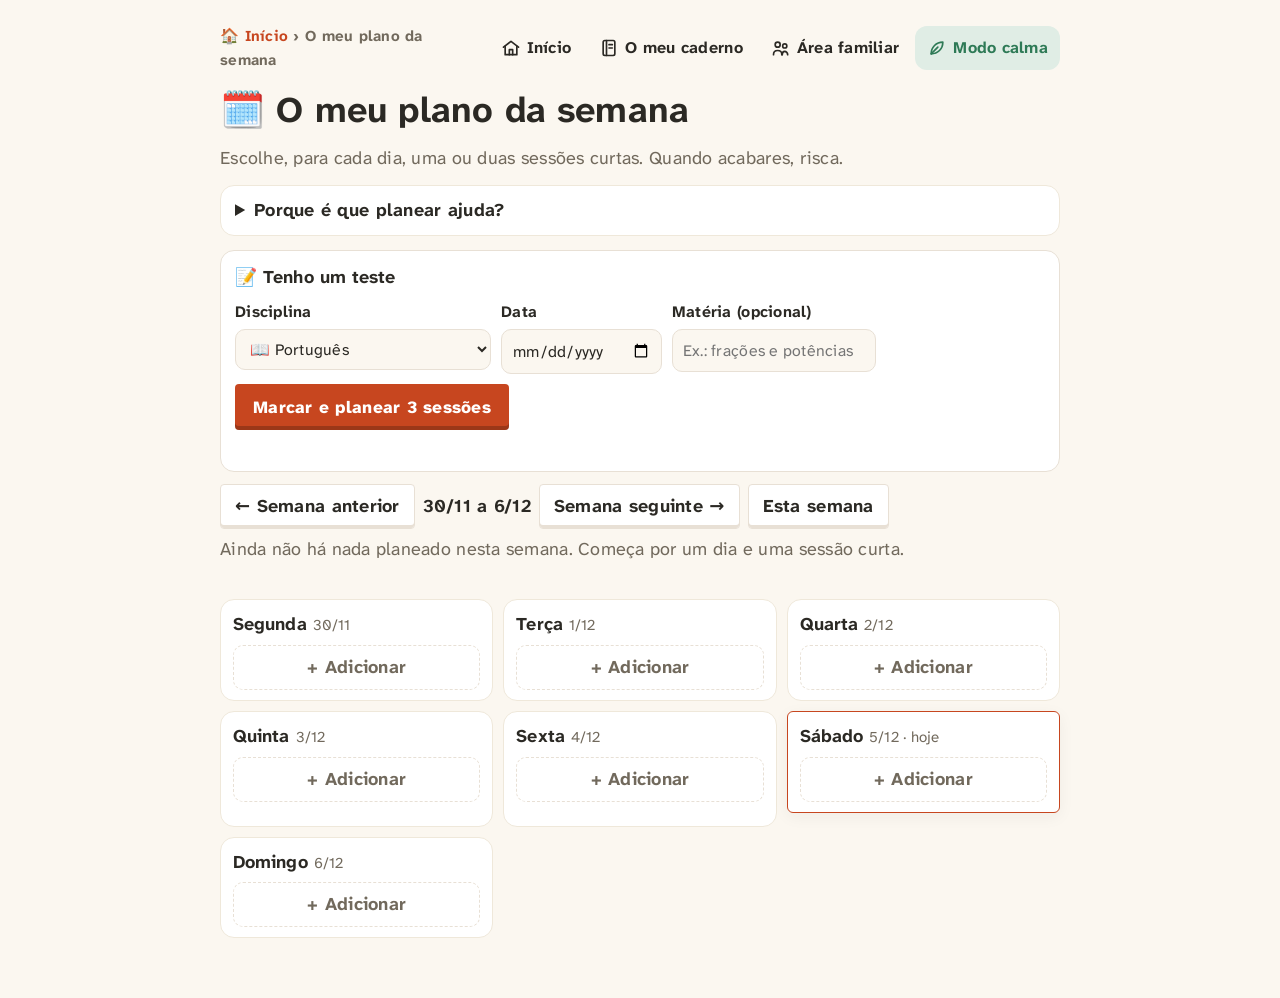
<file: planeador.html>
<!doctype html>
<html lang="pt-PT">
<head>
<meta charset="utf-8">
<meta name="viewport" content="width=device-width,initial-scale=1,viewport-fit=cover">
<title>O meu plano da semana — Missão Escolar</title>
<link rel="stylesheet" href="style.css?v=20261026-1715">
<link rel="manifest" href="manifest.webmanifest">
<meta name="theme-color" content="#C7461F">
<link rel="icon" href="icon.svg" type="image/svg+xml">
<link rel="icon" href="favicon-32.png" sizes="32x32" type="image/png">
<link rel="apple-touch-icon" href="apple-touch-icon.png">
<script src="prefs.js?v=20261026-1715"></script>
<script src="navegacao.js?v=20261026-1715"></script>
<style>
  /* the weekly plan: one column per day on wide screens, one under the other on phones */
  .pl-head h1{ margin:6px 0 4px; font-size:clamp(1.5rem,1.2rem+1.4vw,2rem); }
  .pl-head p{ margin:0 0 12px; color:var(--text-muted); }
  .pl-porque{ background:var(--surface); border:1px solid var(--border-soft); border-radius:14px; padding:10px 14px; margin:0 0 14px; }
  .pl-porque summary{ cursor:pointer; font-weight:700; }
  .pl-porque ul{ margin:8px 0 2px; padding-left:20px; line-height:1.55; font-size:.93rem; }
  .pl-nav{ display:flex; align-items:center; gap:8px; flex-wrap:wrap; margin:0 0 6px; }
  .pl-nav b{ font-family:var(--f-tit),sans-serif; }
  .pl-resumo{ margin:0 0 12px; color:var(--text-muted); }
  .pl-dias{ display:grid; grid-template-columns:repeat(auto-fill, minmax(230px, 1fr)); gap:10px; }
  .pl-dia{ background:var(--surface); border:1.5px solid var(--border-soft); border-radius:14px; padding:10px 12px; display:flex; flex-direction:column; gap:6px; }
  .pl-dia.hoje{ border-color:var(--accent); }
  .pl-dia h2{ margin:0; font-size:1rem; text-transform:capitalize; }
  .pl-dia h2 small{ font-weight:400; color:var(--text-muted); text-transform:none; }
  .pl-item{ display:flex; justify-content:space-between; gap:6px; padding:7px 8px; border-radius:10px; background:var(--paper); border:1px solid var(--border-soft); }
  .pl-item label{ display:flex; gap:8px; align-items:flex-start; cursor:pointer; }
  .pl-item label span{ display:flex; flex-direction:column; font-size:.92rem; line-height:1.35; }
  .pl-item small{ color:var(--text-muted); }
  .pl-item input{ width:18px; height:18px; accent-color:var(--accent); margin-top:2px; }
  .pl-item.feito label span{ text-decoration:line-through; opacity:.7; }
  .pl-acoes{ display:flex; flex-direction:column; align-items:flex-end; gap:4px; }
  .pl-ir{ font-size:.82rem; font-weight:700; color:var(--accent); white-space:nowrap; }
  .pl-x{ font:inherit; border:none; background:none; color:var(--text-muted); cursor:pointer; padding:0 4px; }
  .pl-teste{ padding:7px 8px; border-radius:10px; background:var(--surface-2); font-weight:700; font-size:.92rem; display:flex; justify-content:space-between; gap:6px; }
  .pl-add{ font:inherit; font-weight:700; cursor:pointer; border:1.5px dashed var(--border); border-radius:10px; background:none; color:var(--text-muted); padding:7px; }
  .pl-add:hover, .pl-add:focus-visible{ color:var(--accent); border-color:var(--accent); }
  .pl-box{ background:var(--surface); border:1.5px solid var(--border); border-radius:14px; padding:12px 14px; margin:12px 0; }
  .pl-box h2{ margin:0 0 8px; font-size:1rem; }
  .pl-campos{ display:flex; gap:10px; flex-wrap:wrap; margin:0 0 10px; }
  .pl-campos label{ display:flex; flex-direction:column; gap:4px; font-weight:700; font-size:.88rem; }
  .pl-campos select, .pl-campos input{ font:inherit; font-weight:400; padding:8px 10px; border-radius:10px; border:1.5px solid var(--border); background:var(--bg); color:var(--text); max-width:100%; }
  .pl-msg{ min-height:1.3em; margin:6px 0 0; }
  @media print{ .topbar, .pl-porque, .pl-add, .pl-x, .pl-ir, .pl-nav button, #pl-form, #pl-teste{ display:none !important; } }
</style>
</head>
<body>

<div class="page">
  <div class="topbar">
    <p class="crumbs"><a href="index.html">🏠 Início</a> › O meu plano da semana</p>
    <nav class="top-nav" aria-label="Atalhos"><a href="caderno.html">📓 <span>O meu caderno</span></a><a href="pais.html">👪 <span>Área familiar</span></a><button type="button" class="top-calma" data-calma>🧘 <span>Modo calma</span></button></nav>
  </div>

  <header class="pl-head">
    <h1>🗓️ O meu plano da semana</h1>
    <p>Escolhe, para cada dia, uma ou duas sessões curtas. Quando acabares, risca.</p>
  </header>

  <details class="pl-porque">
    <summary>Porque é que planear ajuda?</summary>
    <ul>
      <li><b>O que está à vista faz-se.</b> Ver o plano evita o «depois faço» e ajuda a começar.</li>
      <li><b>Pouco e muitas vezes.</b> Três sessões curtas em dias diferentes fixam mais do que estudar tudo na véspera.</li>
      <li><b>Riscar dá energia.</b> Cada sessão feita é uma pequena vitória.</li>
    </ul>
  </details>

  <section class="pl-box" id="pl-teste">
    <h2>📝 Tenho um teste</h2>
    <div class="pl-campos">
      <label>Disciplina <select id="pl-teste-s"></select></label>
      <label>Data <input type="date" id="pl-teste-d"></label>
      <label>Matéria (opcional) <input type="text" id="pl-teste-n" maxlength="60" placeholder="Ex.: frações e potências"></label>
    </div>
    <button type="button" class="cta" id="pl-teste-ok">Marcar e planear 3 sessões</button>
    <p class="pl-msg" id="pl-teste-msg" aria-live="polite"></p>
  </section>

  <div class="pl-nav">
    <button type="button" class="ghost-btn" id="pl-ant">← Semana anterior</button>
    <b id="pl-semana"></b>
    <button type="button" class="ghost-btn" id="pl-seg">Semana seguinte →</button>
    <button type="button" class="ghost-btn" id="pl-hoje">Esta semana</button>
  </div>
  <p class="pl-resumo" id="pl-resumo"></p>
  <p class="pl-msg" id="pl-msg" aria-live="polite"></p>

  <section class="pl-box" id="pl-form" hidden>
    <h2 id="pl-form-t">Nova sessão</h2>
    <div class="pl-campos">
      <label>Disciplina <select id="pl-s"></select></label>
      <label>Tema <select id="pl-w"></select></label>
      <label>O quê <select id="pl-o">
        <option value="aprender">📖 Aprender (exemplos e resumo)</option>
        <option value="praticar">🎯 Praticar (cartões e Testa-te)</option>
        <option value="rever">🔁 Rever para o teste</option>
        <option value="oficina">✍️ Escrever na Oficina</option>
      </select></label>
      <label>Tempo <select id="pl-min"><option value="15">15 min</option><option value="25">25 min</option><option value="40">40 min</option></select></label>
    </div>
    <button type="button" class="cta" id="pl-guardar">Pôr no plano</button>
    <button type="button" class="ghost-btn" id="pl-cancelar">Cancelar</button>
  </section>

  <div class="pl-dias" id="pl-dias"></div>
</div>

<script src="armazem.js?v=20261026-1715"></script>
<script src="data/portugues.js?v=20261026-1715"></script>
<script src="data/hgp.js?v=20261026-1715"></script>
<script src="data/matematica.js?v=20261026-1715"></script>
<script src="data/cn.js?v=20261026-1715"></script>
<script src="data/ingles.js?v=20261026-1715"></script>
<script src="data/financas.js?v=20261026-1715"></script>
<script src="data/cn7.js?v=20261026-1715"></script>
<script src="data/fq7.js?v=20261026-1715"></script>
<script src="data/matematica3.js?v=20261026-1715"></script>
<script src="data/matematica7.js?v=20261026-1715"></script>
<script src="data/ingles7.js?v=20261026-1715"></script>
<script src="data/historia7.js?v=20261026-1715"></script>
<script src="data/geografia7.js?v=20261026-1715"></script>
<script src="data/espanhol7.js?v=20261026-1715"></script>
<script src="data/tic7.js?v=20261026-1715"></script>
<script src="shared.js?v=20261026-1715"></script>
<script src="dificuldades.js?v=20261026-1715"></script>
<script src="planeador.js?v=20261026-1715"></script>
</body>
</html>
</file>
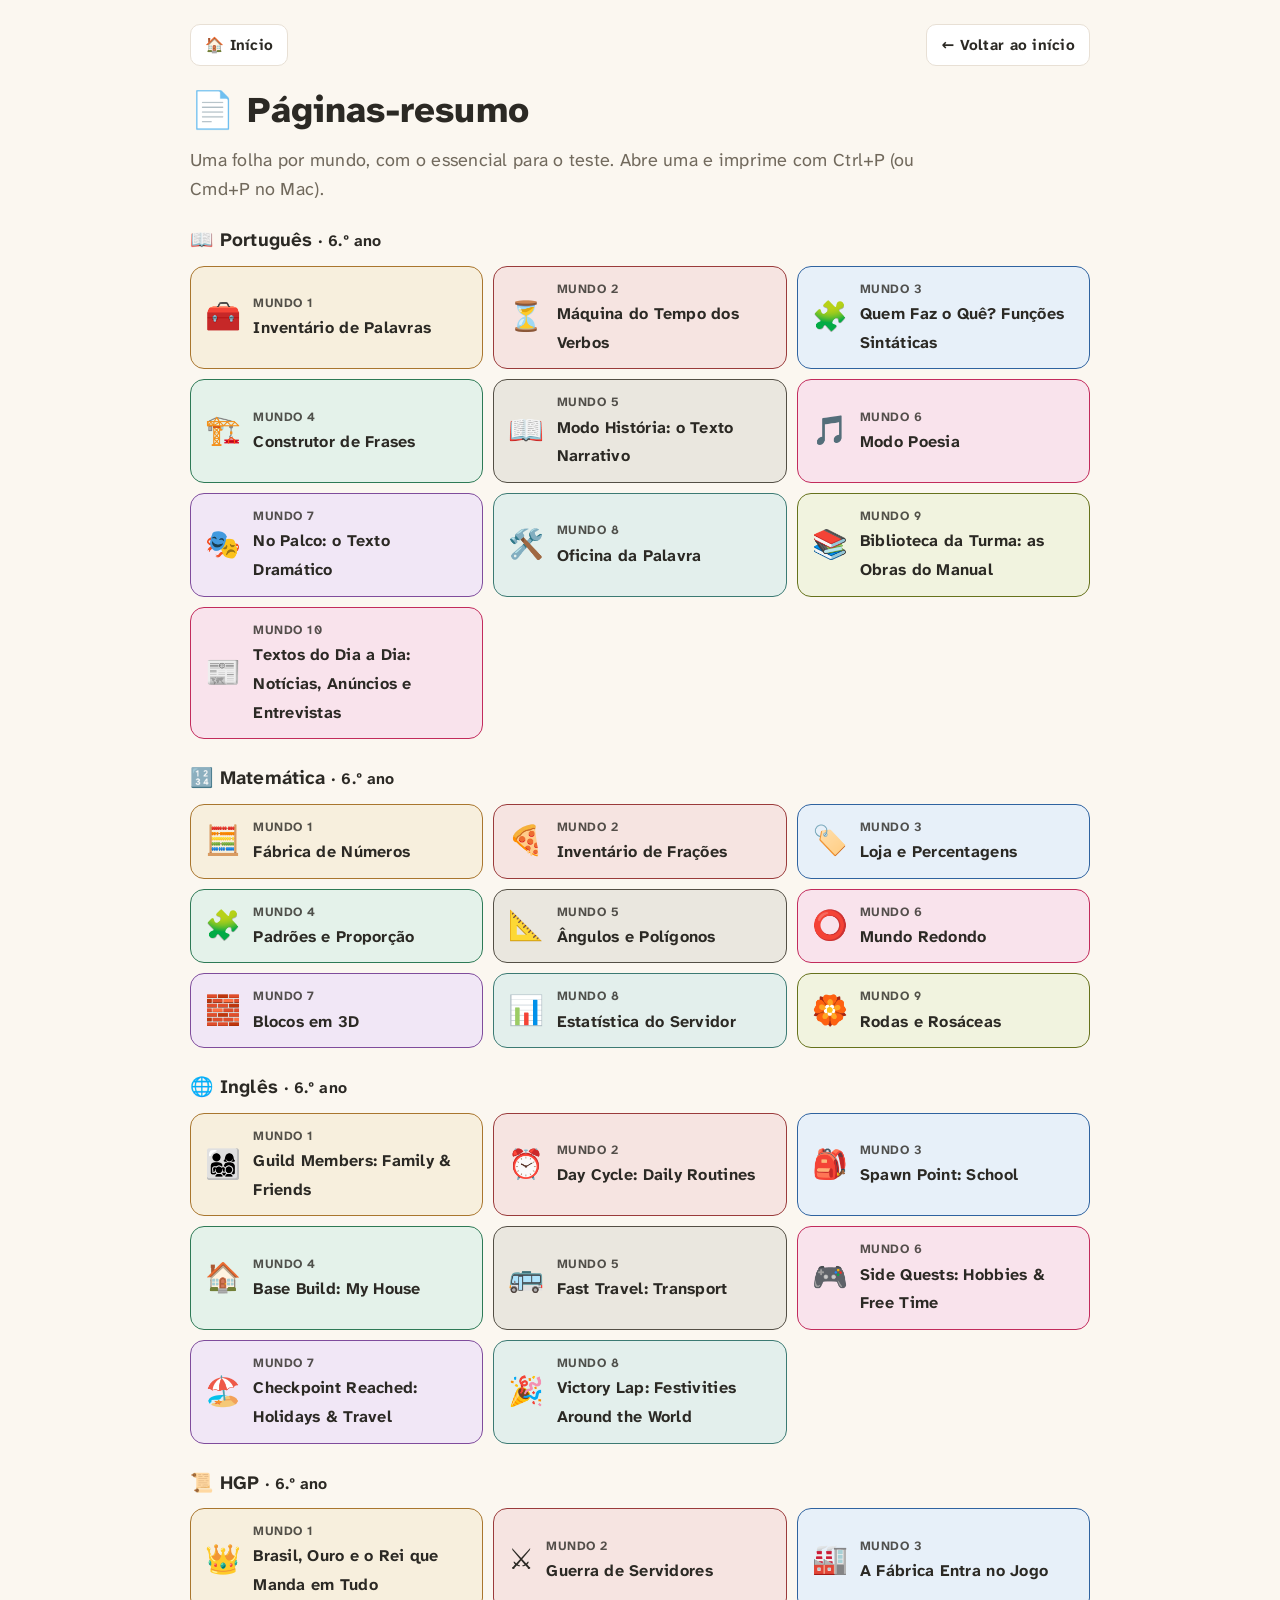
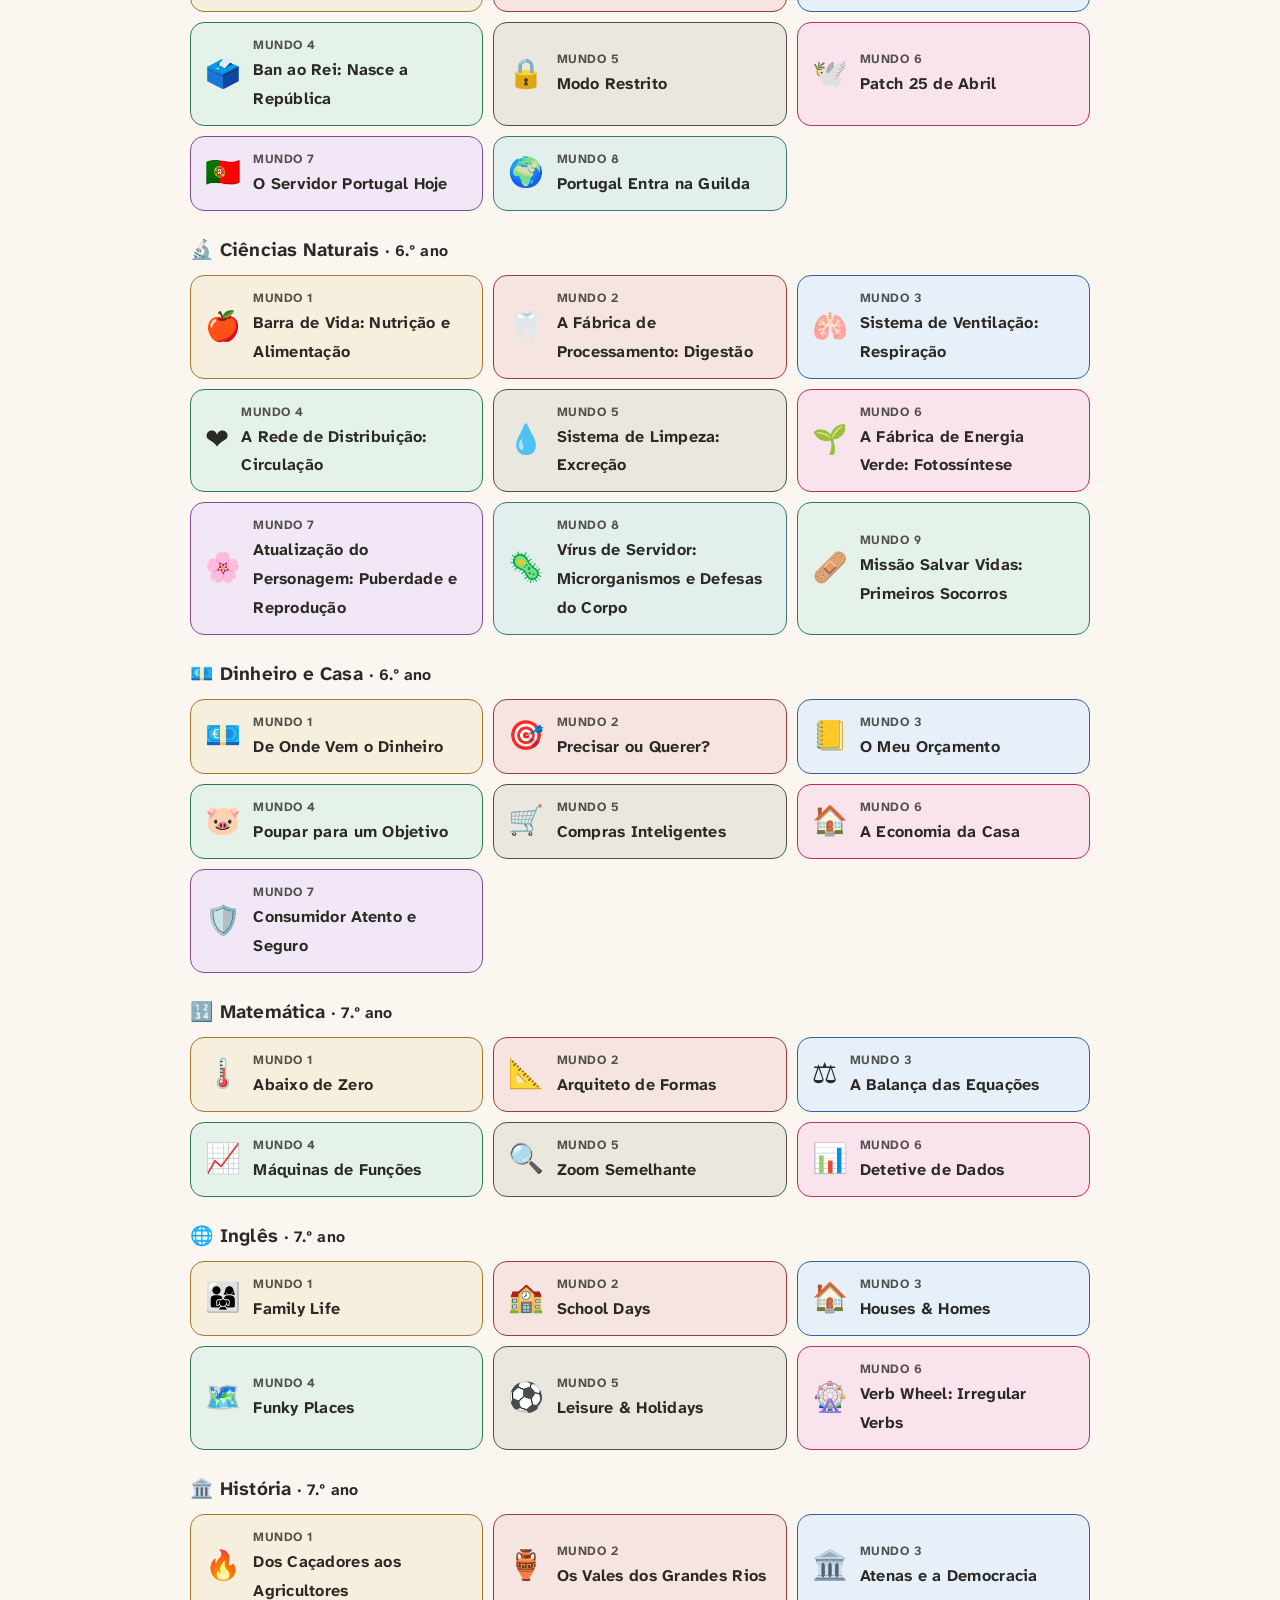
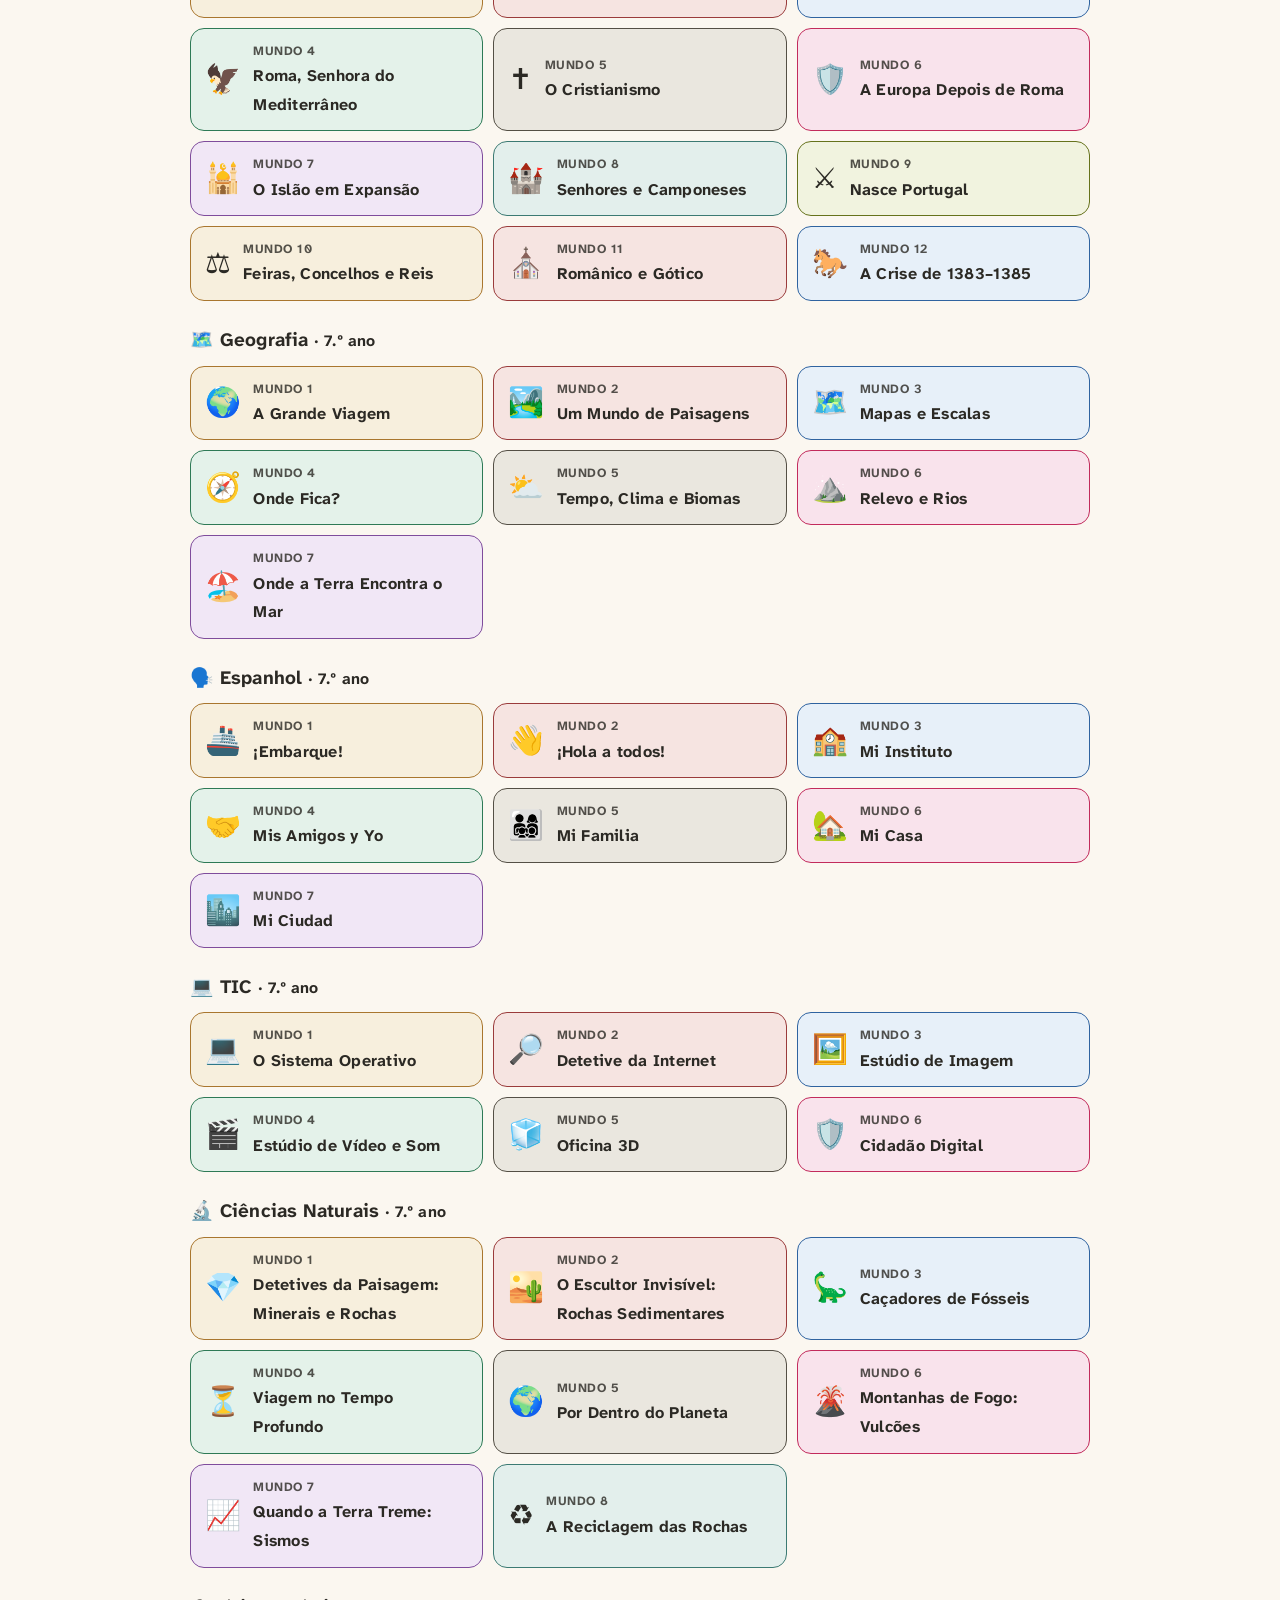
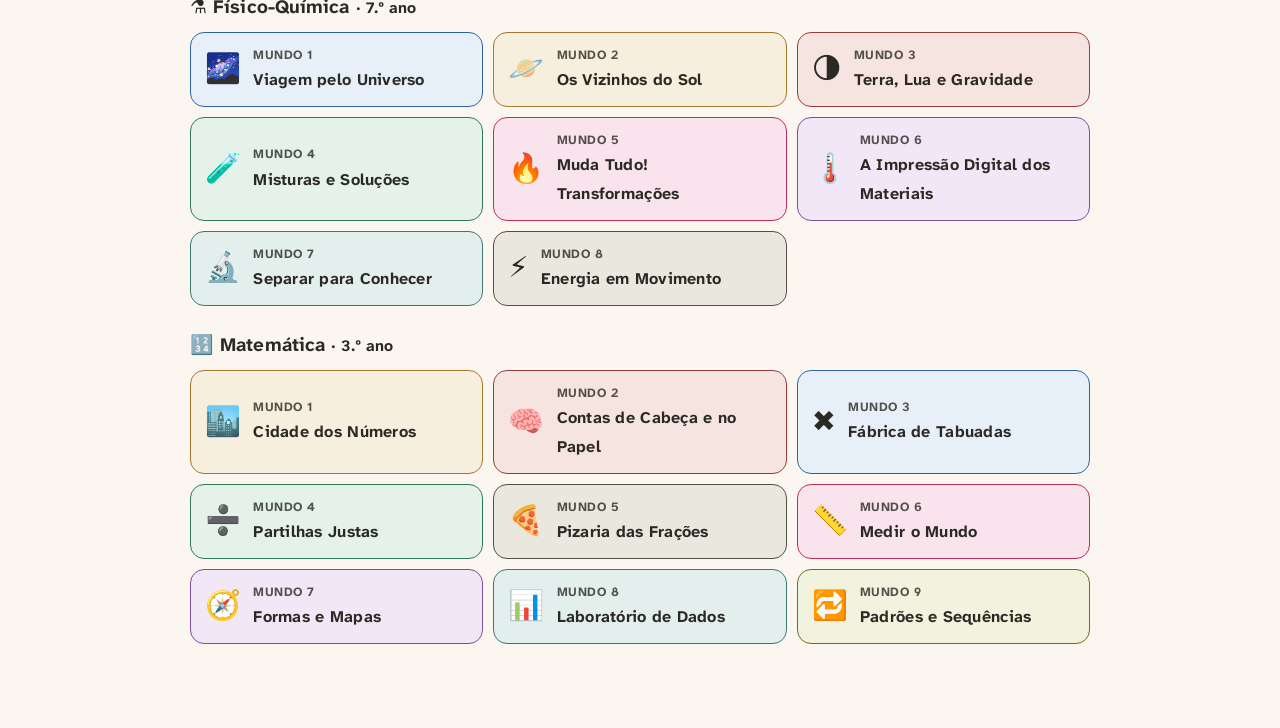
<file: resumo.html>
<!doctype html>
<html lang="pt-PT">
<head>
<meta charset="utf-8">
<meta name="viewport" content="width=device-width,initial-scale=1,viewport-fit=cover">
<title>Páginas-resumo — Missão Escolar</title>
<link rel="stylesheet" href="style.css?v=20261026-1715">
<link rel="manifest" href="manifest.webmanifest">
<meta name="theme-color" content="#C7461F">
<link rel="icon" href="icon.svg" type="image/svg+xml">
<link rel="icon" href="favicon-32.png" sizes="32x32" type="image/png">
<link rel="apple-touch-icon" href="apple-touch-icon.png">
<script src="prefs.js?v=20261026-1715"></script>
<link rel="stylesheet" href="resumo.css?v=20261026-1715">
</head>
<body>

<div class="page sheet-page">
  <nav class="sheet-nav" id="sheet-nav" aria-label="Navegação"></nav>
  <main id="sheet-root"></main>
</div>

<script src="armazem.js?v=20261026-1715"></script>
<script src="data/portugues.js?v=20261026-1715"></script>
<script src="data/extra-portugues.js?v=20261026-1715"></script>
<script src="data/hgp.js?v=20261026-1715"></script>
<script src="data/matematica.js?v=20261026-1715"></script>
<script src="data/cn.js?v=20261026-1715"></script>
<script src="data/ingles.js?v=20261026-1715"></script>
<script src="data/financas.js?v=20261026-1715"></script>
<script src="data/extra-hgp.js?v=20261026-1715"></script>
<script src="data/extra-matematica.js?v=20261026-1715"></script>
<script src="data/extra-cn.js?v=20261026-1715"></script>
<script src="data/extra-ingles.js?v=20261026-1715"></script>
<script src="data/cn7.js?v=20261026-1715"></script>
<script src="data/fq7.js?v=20261026-1715"></script>
<script src="data/matematica3.js?v=20261026-1715"></script>
<script src="data/matematica7.js?v=20261026-1715"></script>
<script src="data/ingles7.js?v=20261026-1715"></script>
<script src="data/historia7.js?v=20261026-1715"></script>
<script src="data/geografia7.js?v=20261026-1715"></script>
<script src="data/espanhol7.js?v=20261026-1715"></script>
<script src="data/tic7.js?v=20261026-1715"></script>
<script src="data/extra-cn7.js?v=20261026-1715"></script>
<script src="shared.js?v=20261026-1715"></script>
<script src="resumo.js?v=20261026-1715"></script>

</body>
</html>
</file>
<file: style.css>
@import url('https://fonts.googleapis.com/css2?family=Atkinson+Hyperlegible+Next:ital,wght@0,400;0,600;0,700;0,800;1,400&family=Lexend:wght@500;600;700;800&family=Atkinson+Hyperlegible:wght@400;700&display=swap');

  :root{
    --bg:#FBF7F0;
    --surface:#FFFFFF;
    --surface-2:#F2ECE1;
    --paper:#FBF8F0;
    --text:#2B2924;
    --text-muted:#71695C;
    --border:#E8E0D5;
    --border-soft:#EFE8DA;
    --shadow: 0 4px 16px rgba(45,40,37,0.05);
    --accent:#C7461F;
    /* one typeface for text and titles (calmer page): Atkinson Hyperlegible Next, Braille Institute */
    --f-tex:"Atkinson Hyperlegible Next", "Atkinson Hyperlegible", system-ui, sans-serif;
    --f-tit:"Atkinson Hyperlegible Next", "Atkinson Hyperlegible", system-ui, sans-serif;

    --m1:#A9762E; --m1-bg:#F7EFDD; --m1-bg-solid:#F1E4C7;
    --m2:#9A3B3B; --m2-bg:#F6E4E1; --m2-bg-solid:#EFD2CC;
    --m3:#2F63A0; --m3-bg:#E7F0F9; --m3-bg-solid:#DCE9F6;
    --m4:#2E7A56; --m4-bg:#E4F2EA; --m4-bg-solid:#D6ECE0;
    --m5:#544F45; --m5-bg:#EAE7DF; --m5-bg-solid:#DFDACE;
    --m6:#C22B5C; --m6-bg:#F9E3EC; --m6-bg-solid:#F3CBDD;
    --m7:#7F4C9C; --m7-bg:#F1E7F6; --m7-bg-solid:#E9D8F1;
    --m8:#3C7A73; --m8-bg:#E3EFEC; --m8-bg-solid:#D3E5E0;
    --m9:#66721C; --m9-bg:#F1F3DF; --m9-bg-solid:#E6EACB;

    color-scheme: light;
  }

  @media (prefers-color-scheme: dark){
    :root:not([data-theme="light"]){
      --bg:#1C1A17; --surface:#252220; --surface-2:#2E2B27; --paper:#292623;
      --text:#F1ECE2; --text-muted:#B4AB9C; --border:#3B372F; --border-soft:#332F29;
      --shadow: 0 1px 2px rgba(0,0,0,0.3), 0 6px 18px rgba(0,0,0,0.3);
      --accent:#E07A4D;
      --m1:#E0B972; --m1-bg:#332C1F; --m1-bg-solid:#413523;
      --m2:#E0958A; --m2-bg:#3A2622; --m2-bg-solid:#472E29;
      --m3:#7FAEE0; --m3-bg:#243040; --m3-bg-solid:#2B3B4F;
      --m4:#7FC79E; --m4-bg:#213328; --m4-bg-solid:#284030;
      --m5:#C9C3B4; --m5-bg:#2E2B26; --m5-bg-solid:#38342E;
      --m6:#E87FA6; --m6-bg:#3A2430; --m6-bg-solid:#472C3B;
      --m7:#CB9EE2; --m7-bg:#332639; --m7-bg-solid:#402E48;
      --m8:#7FC2B8; --m8-bg:#1F2E2B; --m8-bg-solid:#263B36;
      --m9:#C5D07A; --m9-bg:#2A2D1C; --m9-bg-solid:#343824;
      color-scheme: dark;
    }
  }
  :root[data-theme="dark"]{
    --bg:#1C1A17; --surface:#252220; --surface-2:#2E2B27; --paper:#292623;
    --text:#F1ECE2; --text-muted:#B4AB9C; --border:#3B372F; --border-soft:#332F29;
    --shadow: 0 1px 2px rgba(0,0,0,0.3), 0 6px 18px rgba(0,0,0,0.3);
    --accent:#E07A4D;
    --m1:#E0B972; --m1-bg:#332C1F; --m1-bg-solid:#413523;
    --m2:#E0958A; --m2-bg:#3A2622; --m2-bg-solid:#472E29;
    --m3:#7FAEE0; --m3-bg:#243040; --m3-bg-solid:#2B3B4F;
    --m4:#7FC79E; --m4-bg:#213328; --m4-bg-solid:#284030;
    --m5:#C9C3B4; --m5-bg:#2E2B26; --m5-bg-solid:#38342E;
    --m6:#E87FA6; --m6-bg:#3A2430; --m6-bg-solid:#472C3B;
    --m7:#CB9EE2; --m7-bg:#332639; --m7-bg-solid:#402E48;
    --m8:#7FC2B8; --m8-bg:#1F2E2B; --m8-bg-solid:#263B36;
    --m9:#C5D07A; --m9-bg:#2A2D1C; --m9-bg-solid:#343824;
    color-scheme: dark;
  }

  /* base text 18px, a little letter spacing, line height 1.6 (design «Caderno Vivo», Stitch) */
  html{ font-size:112.5%; }
  *{ box-sizing:border-box; }
  [hidden]{ display:none !important; }
  body{
    margin:0;
    background:var(--bg); color:var(--text);
    font-family:var(--f-tex); letter-spacing:0.015em; line-height:1.6;
    padding-inline:20px; padding-block:24px 60px;
    display:flex; justify-content:center;
  }
  .page{ width:100%; max-width:840px; }
  h1,h2,h3,.label{ font-family:var(--f-tit); text-wrap:balance; letter-spacing:0.005em; }
  button, input, select, textarea{ font-family:inherit; letter-spacing:inherit; }
  /* one visible focus ring everywhere (keyboard users) */
  :where(a, button, input, select, textarea, summary, [tabindex]):focus-visible{ outline:3px solid var(--accent); outline-offset:2px; }
  p{ line-height:1.6; max-width:65ch; }
  a{ color:inherit; }

  /* ---------- top bar ---------- */
  header.top{
    display:flex; flex-wrap:wrap; gap:14px 24px; align-items:flex-end;
    justify-content:space-between; margin-bottom:16px;
  }
  header.top h1{ font-size:clamp(1.5rem,1.15rem+1.5vw,2.1rem); font-weight:800; margin:0 0 4px; letter-spacing:-0.01em; }
  header.top .meta{ color:var(--text-muted); font-size:0.95rem; margin:0; }
  .top-actions{ display:flex; gap:10px; flex-wrap:wrap; align-items:center; }
  .top-actions .print-hint{ margin:0; }
  a.print-hint{ text-decoration:none; color:var(--accent); border-style:solid; }
  .sheet-link{
    font-family:var(--f-tit),sans-serif; font-size:0.78rem; font-weight:700; color:var(--wc);
    background:var(--surface); border:1px solid var(--wc); border-radius:999px; padding:4px 10px;
    white-space:nowrap; text-decoration:none;
  }
  .sheet-link:hover, .sheet-link:focus-visible{ background:var(--wc); color:#fff; }
  .print-hint{
    font-family:var(--f-tit), sans-serif; font-weight:600; font-size:0.82rem; color:var(--text-muted);
    border-radius:12px; padding:10px 14px; display:flex; align-items:center; gap:8px;
    white-space:nowrap; border:1px dashed var(--border); background:var(--surface);
  }

  /* ---------- child-facing how-to ---------- */
  .howto{
    background:var(--surface); border:1px solid var(--border-soft); border-radius:16px;
    padding:16px 18px; margin-bottom:16px; box-shadow:var(--shadow);
  }
  .howto h2{ font-size:1rem; margin:0 0 10px; }
  .howto ol{ margin:0; padding-left:1.2em; display:flex; flex-direction:column; gap:6px; }
  .howto li{ line-height:1.5; }


  /* ---------- subject tabs ---------- */
  .tabs{ display:flex; gap:8px; margin-bottom:18px; border-bottom:1px solid var(--border-soft); overflow-x:auto; overflow-y:hidden; }
  .tab-btn{ flex:none; white-space:nowrap; }
  .tab-btn{
    font-family:var(--f-tit),sans-serif; font-weight:700; font-size:0.95rem; cursor:pointer;
    padding:11px 18px; border:1px solid var(--border-soft); border-bottom:none;
    border-radius:14px 14px 0 0; background:var(--surface-2); color:var(--text-muted);
    margin-bottom:-1px; display:flex; align-items:center; gap:7px;
  }
  .tab-btn.active{ background:var(--surface); color:var(--text); box-shadow:0 -2px 0 var(--accent) inset; }
  .tab-btn:focus-visible{ outline:3px solid var(--accent); outline-offset:2px; }

  .subject-top{
    display:flex; justify-content:space-between; align-items:center; flex-wrap:wrap;
    gap:10px 16px; margin-bottom:18px;
  }
  .subject-caption{ color:var(--text-muted); font-size:0.95rem; margin:0; }
  .xp-pill{
    font-family:var(--f-tit), sans-serif; font-weight:700; font-size:0.92rem;
    border-radius:12px; padding:11px 16px; display:flex; align-items:center; gap:8px;
    white-space:nowrap; background:var(--accent); color:#FFF8F2; box-shadow:var(--shadow);
  }
  .xp-pill .n{ font-variant-numeric:tabular-nums; }

  /* ---------- trilha (path) ---------- */
  nav.path{
    display:flex; align-items:flex-start; gap:0; margin-bottom:26px;
    overflow-x:auto; padding:10px 4px 14px; -webkit-overflow-scrolling:touch;
  }
  .path-node{
    display:flex; flex-direction:column; align-items:center; gap:6px;
    text-decoration:none; flex:none; width:76px; position:relative;
  }
  .path-circle{
    width:52px; height:52px; border-radius:50%; display:flex; align-items:center; justify-content:center;
    font-size:1.3rem; border:2.5px solid var(--border); background:var(--surface); color:var(--text-muted);
    transition:transform .15s;
  }
  .path-node:hover .path-circle, .path-node:focus-visible .path-circle{ transform:scale(1.07); }
  .path-node:focus-visible{ outline:none; }
  .path-node:focus-visible .path-circle{ outline:3px solid var(--wc); outline-offset:2px; }
  .path-node.done .path-circle{ border-color:var(--wc); background:var(--wc); color:#fff; }
  .path-node.current .path-circle{
    border-color:var(--wc); background:var(--wc-bg); color:var(--wc);
    box-shadow:0 0 0 4px var(--wc-bg-solid, var(--wc-bg)); animation:path-pulse 1.8s ease-in-out infinite;
  }
  .path-node.upcoming .path-circle{ opacity:0.55; }
  .path-label{
    font-family:var(--f-tit),sans-serif; font-weight:700; font-size:0.68rem; color:var(--text-muted);
    text-align:center; white-space:nowrap;
  }
  .path-node.current .path-label{ color:var(--wc); }
  .path-node.done .path-label{ color:var(--text); }
  .path-connector{ flex:none; width:26px; height:2.5px; background:var(--border); margin-top:27px; }
  .path-connector.done{ background:var(--wc); }
  @keyframes path-pulse{
    0%,100%{ box-shadow:0 0 0 4px var(--wc-bg-solid, var(--wc-bg)); }
    50%{ box-shadow:0 0 0 8px transparent; }
  }
  @media (prefers-reduced-motion: reduce){ .path-node.current .path-circle{ animation:none; } }
  @media (max-width:480px){
    .path-circle{ width:44px; height:44px; font-size:1.1rem; }
    .path-label{ font-size:0.62rem; }
    .path-node{ width:62px; }
    .path-connector{ width:18px; margin-top:23px; }
  }

  /* ---------- world card ---------- */
  section.world{
    background:var(--surface); border:1px solid var(--border-soft); border-radius:20px;
    box-shadow:var(--shadow); margin-bottom:26px; overflow:hidden; scroll-margin-top:16px;
  }
  .world-head{
    background:var(--wc-bg); border-bottom:1px solid var(--border-soft);
    padding:16px 20px; display:flex; align-items:center; gap:14px; flex-wrap:wrap;
  }
  .world-head .icon{
    width:44px; height:44px; border-radius:13px; background:var(--surface);
    border:1.5px solid var(--wc); color:var(--wc); display:flex; align-items:center;
    justify-content:center; font-size:1.4rem; flex:none;
  }
  .world-head .titles{ flex:1; min-width:180px; }
  .world-head .eyebrow{
    font-family:var(--f-tit),sans-serif; font-weight:700; font-size:0.72rem; letter-spacing:0.06em;
    text-transform:uppercase; color:var(--wc); margin:0 0 2px;
  }
  .world-head h2{ font-size:1.2rem; margin:0; }
  .world-head .pages{
    font-family:var(--f-tit),sans-serif; font-size:0.78rem; font-weight:700; color:var(--text-muted);
    background:var(--surface); border:1px solid var(--border-soft); border-radius:999px; padding:4px 10px;
    white-space:nowrap;
  }
  .world-body{ padding:18px 20px 22px; display:flex; flex-direction:column; gap:18px; }
  .lead{ margin:0; color:var(--text-muted); font-size:0.96rem; }

  .subhead{
    font-family:var(--f-tit),sans-serif; font-weight:700; font-size:0.9rem; margin:0 0 10px;
    display:flex; align-items:center; gap:7px; color:var(--text);
  }

  /* missions */
  .missions{ display:flex; flex-direction:column; gap:8px; }
  .mission{
    display:grid; grid-template-columns:auto 1fr auto; gap:4px 12px; align-items:start;
    background:var(--wc-bg); border-radius:12px; padding:10px 12px;
  }
  .mission input[type=checkbox]{
    width:20px; height:20px; margin-top:2px; accent-color:var(--wc); flex:none; cursor:pointer;
  }
  .mission .mtitle{ font-family:var(--f-tit),sans-serif; font-weight:700; font-size:0.95rem; grid-column:2; }
  .mission .mtitle.done{ text-decoration:line-through; opacity:0.55; }
  .mission .mdetail{ grid-column:2; font-size:0.86rem; color:var(--text-muted); }
  .mission .mtask, .mission .msteps{ color:var(--text); }
  .mission .msteps{ margin:4px 0 0; padding-left:1.2em; display:flex; flex-direction:column; gap:3px; line-height:1.45; }
  .mission .mxp{
    grid-column:3; grid-row:1 / span 2; align-self:center; font-family:var(--f-tit),sans-serif;
    font-weight:700; font-size:0.78rem; color:var(--wc); background:var(--surface);
    border:1px solid var(--wc); border-radius:999px; padding:3px 9px; white-space:nowrap;
  }

  /* resumo (test-ready content) */
  .resumo{
    background:var(--paper); border:1px dashed var(--border); border-radius:14px; padding:14px 16px;
  }
  .resumo ul{ margin:0; padding-left:1.15em; display:flex; flex-direction:column; gap:8px; }
  .resumo li{ font-size:0.93rem; line-height:1.55; }
  .resumo b{ font-weight:700; }

  /* glossary */
  .glossario{ display:flex; flex-direction:column; gap:0; border-top:1px solid var(--border-soft); }
  .gterm{
    display:grid; grid-template-columns:minmax(120px,180px) 1fr; gap:4px 14px;
    padding:9px 2px; border-bottom:1px solid var(--border-soft); font-size:0.88rem;
  }
  .gterm dt{ font-family:var(--f-tit),sans-serif; font-weight:700; color:var(--wc); }
  .gterm dd{ margin:0; color:var(--text); }

  .boss{
    display:flex; align-items:center; gap:10px; font-size:0.88rem; color:var(--text-muted);
    border-top:1px solid var(--border-soft); padding-top:12px;
  }
  .boss b{ color:var(--text); }
  .wprogress{ font-family:var(--f-tit),sans-serif; font-size:0.78rem; font-weight:700; color:var(--wc); margin-left:auto; }

  /* ---------- completion badge ---------- */
  .complete-badge{
    display:none; align-items:center; gap:4px; font-family:var(--f-tit),sans-serif; font-weight:700;
    font-size:0.72rem; color:#fff; background:#3E8F5C; padding:4px 10px; border-radius:999px;
    white-space:nowrap; margin-left:auto;
  }
  section.world.complete .complete-badge{ display:inline-flex; }

  /* ---------- mission wheel ---------- */
  .subhead-row{ display:flex; align-items:center; justify-content:space-between; gap:10px; margin-bottom:10px; }
  .subhead-row .subhead{ margin:0; }
  .wheel-btn{
    font-family:var(--f-tit),sans-serif; font-weight:700; font-size:0.76rem; cursor:pointer;
    padding:6px 12px; border-radius:999px; border:1px solid var(--wc); color:var(--wc);
    background:var(--wc-bg); white-space:nowrap;
  }
  .wheel-btn:focus-visible{ outline:3px solid var(--wc); outline-offset:2px; }
  @keyframes pulse-pick{
    0%,100%{ box-shadow:0 0 0 0 var(--wc); }
    50%{ box-shadow:0 0 0 6px var(--wc-bg-solid, var(--wc-bg)); }
  }
  .mission.picked{ animation:pulse-pick 0.85s ease-in-out 2; }

  /* ---------- visual timeline ---------- */
  .timeline{ position:relative; padding-left:46px; display:flex; flex-direction:column; gap:18px; }
  .timeline::before{ content:""; position:absolute; left:16px; top:2px; bottom:2px; width:2px; background:var(--border); }
  .tl-item{ position:relative; }
  .tl-icon{
    position:absolute; left:-46px; top:-3px; width:32px; height:32px; border-radius:50%;
    background:var(--wc-bg); border:2px solid var(--wc); display:flex; align-items:center;
    justify-content:center; font-size:15px; box-shadow:0 0 0 4px var(--surface);
  }
  .tl-date{ font-family:var(--f-tit),sans-serif; font-weight:700; color:var(--wc); font-size:0.82rem; }
  .tl-text{ font-size:0.9rem; margin-top:2px; }

  /* ---------- route / circuit diagram ---------- */
  .route-fig{ margin:0; }
  .route-fig + .route-fig{ margin-top:14px; }
  .route-fig figcaption{
    font-family:var(--f-tit),sans-serif; font-weight:700; font-size:0.84rem; color:var(--wc); margin-bottom:4px;
  }
  .route-svg{ width:100%; height:auto; display:block; color:var(--text); }
  .route-svg text{ fill:currentColor; }

  /* ---------- modal / pop-up ---------- */
  .modal-overlay{
    position:fixed; inset:0; background:rgba(20,18,15,0.55); display:flex; align-items:center;
    justify-content:center; padding:20px; z-index:100; opacity:0; pointer-events:none; transition:opacity .2s;
  }
  .modal-overlay.open{ opacity:1; pointer-events:auto; }
  .modal-box{
    background:var(--surface); border-radius:18px; max-width:440px; width:100%; max-height:85vh;
    overflow-y:auto; padding:20px 22px 22px; box-shadow:var(--shadow); position:relative;
    transform:translateY(10px); transition:transform .2s;
  }
  .modal-overlay.open .modal-box{ transform:translateY(0); }
  .modal-close{
    position:absolute; top:12px; right:12px; width:32px; height:32px; border-radius:50%;
    border:1px solid var(--border-soft); background:var(--surface-2); color:var(--text);
    font-size:15px; cursor:pointer; display:flex; align-items:center; justify-content:center;
  }
  .modal-close:focus-visible{ outline:3px solid var(--accent); outline-offset:2px; }
  .modal-title{ font-family:var(--f-tit),sans-serif; font-weight:800; font-size:1.05rem; margin:0 0 12px; padding-right:30px; }
  .modal-body{ font-size:0.92rem; line-height:1.55; }
  .modal-body p{ margin:0 0 10px; }
  .modal-portrait{ width:104px; height:104px; border-radius:50%; display:block; margin:0 auto 12px; }
  .modal-bio-meta{ text-align:center; color:var(--text-muted); font-size:0.82rem; margin:-6px 0 12px; }
  .modal-map{ width:100%; height:auto; display:block; margin-bottom:10px; color:var(--text); }
  .modal-map text{ fill:currentColor; }
  .modal-acro-list{ display:flex; flex-direction:column; gap:8px; margin-top:6px; }
  .modal-acro-item{ background:var(--surface-2); border-radius:10px; padding:8px 10px; }
  .modal-acro-item b{ color:var(--accent); font-family:var(--f-tit),sans-serif; }

  /* ---------- visual poster / explainer ---------- */
  .poster-fig{
    margin:0 0 14px; padding:16px 14px 14px; border-radius:14px;
    border:1.5px solid var(--wc); background:var(--wc-bg);
  }
  .poster-fig figcaption{
    font-family:var(--f-tit),sans-serif; font-weight:700; font-size:0.92rem; color:var(--wc); margin-bottom:8px;
  }
  .poster-svg{ width:100%; height:auto; display:block; color:var(--text); }
  .poster-svg text{ fill:currentColor; }
  .wheel-pie{ max-width:280px; margin:0 auto; }
  .wheel-legend{ list-style:none; margin:12px 0 0; padding:0; display:flex; flex-direction:column; gap:7px; }
  .wheel-legend li{ display:flex; align-items:flex-start; gap:9px; font-size:0.85rem; line-height:1.4; }
  .wheel-legend .sw{ width:14px; height:14px; border-radius:4px; flex:none; margin-top:3px; }
  .wheel-legend b{ font-family:var(--f-tit),sans-serif; }
  .wheel-legend li.note{ font-size:0.78rem; opacity:0.75; margin-top:2px; }

  /* ---------- distribution bar ---------- */
  .dist-title{ font-family:var(--f-tit),sans-serif; font-weight:700; font-size:0.84rem; color:var(--wc); margin:0 0 8px; }
  .dist-bar{ display:flex; height:28px; border-radius:10px; overflow:hidden; border:1px solid var(--border-soft); }
  .dist-seg{
    display:flex; align-items:center; justify-content:center; font-family:var(--f-tit),sans-serif;
    font-weight:700; font-size:0.74rem; white-space:nowrap;
  }
  .dist-seg.accent{ background:var(--wc); color:#fff; }
  .dist-seg.muted{ background:var(--surface-2); color:var(--text-muted); }
  .dist-legend{ display:flex; gap:14px; flex-wrap:wrap; margin:8px 0 0; font-size:0.8rem; color:var(--text-muted); }
  .dist-legend .dot{ display:inline-block; width:9px; height:9px; border-radius:50%; margin-right:5px; vertical-align:middle; }

  /* ---------- member / grid list ---------- */
  .member-title{ font-family:var(--f-tit),sans-serif; font-weight:700; font-size:0.84rem; color:var(--wc); margin:0 0 8px; }
  .member-grid{ display:flex; flex-wrap:wrap; gap:8px; }
  .member-badge{
    display:flex; align-items:center; gap:6px; background:var(--wc-bg); border:1px solid var(--wc);
    border-radius:999px; padding:5px 11px; font-size:0.8rem; font-weight:600; color:var(--text);
    font-family:inherit;
  }
  .member-badge.clickable{ cursor:pointer; }
  .member-badge.clickable:hover{ background:var(--wc); color:#fff; }
  .member-badge.clickable:focus-visible{ outline:3px solid var(--wc); outline-offset:2px; }
  .member-badge .flag{ font-size:1rem; }

  /* ---------- flashcard glossary ---------- */
  .flashcards{ display:grid; grid-template-columns:repeat(auto-fill,minmax(150px,1fr)); gap:10px; }
  .fcard-inner{
    cursor:pointer; border-radius:12px; border:1px solid var(--wc); background:var(--wc-bg); color:var(--wc);
    display:flex; align-items:center; justify-content:center; text-align:center; gap:6px;
    min-height:64px; padding:14px 12px; font-family:var(--f-tit),sans-serif; font-weight:700;
    font-size:0.86rem; line-height:1.3; transition:background .15s, color .15s;
  }
  .fcard-inner:hover, .fcard-inner:focus-visible{ background:var(--wc); color:#fff; }
  .fcard-inner:focus-visible{ outline:3px solid var(--wc); outline-offset:3px; }
  .fcard-face.back{ display:none; }
  .fcard-hint{ font-size:0.68rem; color:var(--text-muted); margin:-6px 0 2px; }

  /* ---------- mini self-quiz ---------- */
  .quiz{ display:flex; flex-direction:column; gap:12px; }
  .qitem{ background:var(--surface-2); border:1px solid var(--border-soft); border-radius:14px; padding:14px 16px; }
  .qprompt{ font-family:var(--f-tit),sans-serif; font-weight:700; font-size:0.9rem; margin:0 0 10px; }
  .qoptions{ display:flex; flex-direction:column; gap:6px; }
  .qopt{
    text-align:left; font-family:"Atkinson Hyperlegible",sans-serif; font-size:0.87rem;
    padding:8px 12px; border-radius:10px; border:1px solid var(--border-soft);
    background:var(--surface); cursor:pointer; color:var(--text);
  }
  .qopt:focus-visible{ outline:3px solid var(--wc); outline-offset:2px; }
  .qopt.correct{ border-color:#3E8F5C; background:var(--wc-bg); font-weight:700; }
  .qopt.wrong{ border-color:var(--accent); opacity:0.7; }
  .qopt[disabled]{ cursor:default; }
  .qfeedback{ margin-top:8px; font-size:0.84rem; color:var(--text-muted); }

  /* ---------- toast ---------- */
  .toast{
    position:fixed; left:50%; bottom:24px; transform:translateX(-50%) translateY(16px); opacity:0;
    background:var(--accent); color:#FFF8F2; font-family:var(--f-tit),sans-serif; font-weight:700;
    padding:12px 20px; border-radius:999px; box-shadow:var(--shadow); transition:opacity .3s, transform .3s;
    z-index:50; pointer-events:none; white-space:nowrap;
  }
  .toast.show{ opacity:1; transform:translateX(-50%) translateY(0); }

  /* ---------- confetti ---------- */
  .confetti-piece{
    position:fixed; top:-10px; width:8px; height:14px; border-radius:2px; z-index:60;
    pointer-events:none; opacity:0.9; animation:confetti-fall 1.6s ease-in forwards;
  }
  @keyframes confetti-fall{
    0%{ transform:translateY(0) rotate(0deg); opacity:0.9; }
    100%{ transform:translateY(100vh) rotate(var(--rot,360deg)); opacity:0; }
  }
  @media (prefers-reduced-motion: reduce){ .confetti-piece{ animation:none !important; display:none; } }

  /* ---------- clickable resumo terms ---------- */
  .term-toggle{
    cursor:pointer; text-decoration:underline dotted; text-underline-offset:3px; border-radius:4px;
  }
  .term-toggle:hover, .term-toggle:focus-visible{ background:var(--wc-bg); outline:none; }
  .term-def{
    list-style:none; background:var(--wc-bg); border-left:3px solid var(--wc);
    padding:8px 10px; border-radius:0 8px 8px 0; font-size:0.85rem; margin-top:-2px; display:none;
  }
  .term-def.open{ display:block; }

  /* ---------- listen (speech) button ---------- */
  .listen-btn{
    align-self:flex-start; font-family:var(--f-tit),sans-serif; font-weight:700; font-size:0.78rem;
    cursor:pointer; padding:7px 14px; border-radius:999px; border:1px solid var(--wc);
    color:var(--wc); background:var(--wc-bg);
  }
  .listen-btn:focus-visible{ outline:3px solid var(--wc); outline-offset:2px; }

  /* ---------- progress bars ---------- */
  .progress-bar{
    position:relative; height:14px; border-radius:999px; background:var(--surface-2);
    border:1px solid var(--border-soft); overflow:hidden;
  }
  .progress-bar .fill{ height:100%; width:0%; background:var(--accent); border-radius:999px; transition:width .4s ease; }
  .progress-bar.small{ height:8px; margin:2px 0 0; }
  .progress-label{ font-family:var(--f-tit),sans-serif; font-weight:700; font-size:0.78rem; color:var(--text-muted); margin:6px 0 0; }
  .subject-progress{ margin-bottom:20px; }

  /* ---------- compare panel ---------- */
  .compare{ display:grid; grid-template-columns:1fr auto 1fr; gap:12px; align-items:stretch; }
  .compare-col{
    background:var(--wc-bg); border:1px solid var(--wc); border-radius:14px;
    padding:14px 16px; display:flex; flex-direction:column; gap:8px;
  }
  .compare-col h3{ font-family:var(--f-tit),sans-serif; font-weight:700; font-size:0.92rem; margin:0; color:var(--wc); }
  .compare-col ul{ margin:0; padding-left:1.1em; display:flex; flex-direction:column; gap:6px; font-size:0.87rem; }
  .compare-vs{
    align-self:center; font-family:var(--f-tit),sans-serif; font-weight:800; font-size:0.8rem;
    color:var(--text-muted); background:var(--surface-2); border-radius:999px; padding:6px 9px;
  }
  @media (max-width:480px){
    .compare{ grid-template-columns:1fr; }
    .compare-vs{ justify-self:center; }
  }

  /* ---------- final review ---------- */
  .review-score{ font-family:var(--f-tit),sans-serif; font-weight:700; color:var(--accent); margin:0 0 12px; }

  /* ---------- today panel ---------- */
  section.today{
    background:var(--surface); border:1px solid var(--border-soft); border-radius:16px;
    padding:16px 18px; margin-bottom:16px; box-shadow:var(--shadow);
    display:flex; flex-direction:column; gap:8px;
  }
  .today-title{ font-family:var(--f-tit),sans-serif; font-weight:800; font-size:1.05rem; margin:0; }
  .today-streak{
    font-family:var(--f-tit),sans-serif; font-weight:700; font-size:0.86rem; margin:0;
    color:var(--accent); display:flex; align-items:center; gap:4px;
  }
  .today-streak-off{ color:var(--text-muted); font-weight:600; }
  .today-stats{ font-family:var(--f-tit),sans-serif; font-weight:700; font-size:0.85rem; color:var(--text-muted); margin:0; }
  .today-suggestion{ font-size:0.92rem; margin:0; }
  .today-suggestion b{ color:var(--accent); }

  /* rewards + calendar */
  section.info{
    background:var(--surface); border:1px solid var(--border-soft); border-radius:18px;
    padding:18px 20px; margin-bottom:20px; box-shadow:var(--shadow);
  }
  section.info h2{ font-size:1.05rem; margin:0 0 12px; display:flex; align-items:center; gap:8px; }
  table.simple{ border-collapse:collapse; width:100%; font-size:0.88rem; }
  table.simple th, table.simple td{ text-align:left; padding:7px 8px; border-bottom:1px solid var(--border-soft); }
  table.simple th{ font-family:var(--f-tit),sans-serif; color:var(--text-muted); font-weight:700; font-size:0.78rem; text-transform:uppercase; letter-spacing:0.03em; }

  .note{ background:var(--surface-2); border:1px solid var(--border-soft); border-radius:14px; padding:12px 16px; font-size:0.88rem; color:var(--text-muted); margin-bottom:22px; }

  /* ---------- external resource links ---------- */
  .res-grid{ display:flex; flex-direction:column; gap:8px; margin-top:6px; }
  .res-card{
    display:flex; align-items:flex-start; gap:10px; padding:10px 12px; border-radius:12px;
    border:1px solid var(--wc); background:var(--wc-bg); text-decoration:none; color:var(--text);
  }
  .res-card:hover, .res-card:focus-visible{ background:var(--wc); color:#fff; }
  .res-card:focus-visible{ outline:3px solid var(--wc); outline-offset:2px; }
  .res-icon{ font-size:1.3rem; flex:none; line-height:1.3; }
  .res-text{ font-size:0.87rem; line-height:1.4; }
  .res-text b{ font-family:var(--f-tit),sans-serif; }
  .res-text .res-site{ font-size:0.76rem; opacity:0.75; display:block; margin-top:2px; }
  .res-note{ font-size:0.78rem; color:var(--text-muted); margin:4px 0 0; }

  /* ---------- home page ---------- */
  .home-hero{ text-align:center; padding:26px 10px 18px; }
  .home-logo{ font-size:3rem; margin-bottom:6px; }
  .home-hero h1{ font-size:clamp(1.9rem,1.4rem+2.5vw,2.8rem); font-weight:800; margin:0 0 8px; letter-spacing:-0.02em; }
  .home-hero p{ margin:0 auto 6px; color:var(--text-muted); }
  .home-streak{ font-family:var(--f-tit),sans-serif; font-weight:700; color:var(--accent) !important; margin-top:10px !important; }
  .year-tabs{ display:flex; justify-content:center; gap:10px; margin:6px 0 20px; }
  .year-tab{
    font-family:var(--f-tit),sans-serif; font-weight:800; font-size:1.05rem; cursor:pointer;
    padding:12px 28px; border-radius:14px; border:2px solid var(--border); background:var(--surface); color:var(--text-muted);
  }
  .year-tab.active{ background:var(--accent); border-color:var(--accent); color:#FFF8F2; }
  .year-tab:focus-visible{ outline:3px solid var(--accent); outline-offset:2px; }
  .year-caption{ text-align:center; color:var(--text-muted); margin:0 auto 14px; font-family:var(--f-tit),sans-serif; font-weight:700; font-size:0.9rem; }
  .subject-grid{ display:grid; grid-template-columns:repeat(auto-fill,minmax(190px,1fr)); gap:12px; margin-bottom:26px; }
  .subject-card{
    display:flex; flex-direction:column; gap:4px; padding:16px; border-radius:18px; text-decoration:none; color:var(--text);
    background:var(--surface); border:2px solid var(--wc, var(--border)); box-shadow:var(--shadow); transition:transform .15s;
  }
  .subject-card:hover{ transform:translateY(-3px); }
  .subject-card:focus-visible{ outline:3px solid var(--wc, var(--accent)); outline-offset:3px; }
  .subject-card b{ font-family:var(--f-tit),sans-serif; font-size:1.05rem; }
  .subject-card small{ color:var(--text-muted); font-size:0.8rem; }
  .subject-icon{ font-size:2rem; width:52px; height:52px; display:flex; align-items:center; justify-content:center; border-radius:14px; background:var(--wc-bg, var(--surface-2)); margin-bottom:4px; }
  .mini-bar{ display:block; height:7px; border-radius:999px; background:var(--surface-2); overflow:hidden; margin-top:6px; }
  .mini-bar span{ display:block; height:100%; background:var(--wc, var(--accent)); border-radius:999px; }
  .subject-done{ font-family:var(--f-tit),sans-serif; font-weight:700; color:var(--wc) !important; }
  .subject-card.soon{ border-style:dashed; border-color:var(--border); background:var(--surface-2); box-shadow:none; opacity:0.75; cursor:default; }
  .subject-card.soon:hover{ transform:none; }
  /* home: choose a goal (intent), then the year, then the subject */
  .home-step{ font-family:var(--f-tit),sans-serif; font-weight:800; font-size:1rem; text-align:center; margin:22px 0 12px; }
  .home-step-row{ display:flex; align-items:baseline; justify-content:space-between; gap:8px 12px; flex-wrap:wrap; }
  .home-step-row .home-step{ text-align:left; }
  .link-btn{ font:inherit; font-family:var(--f-tit),sans-serif; font-weight:700; font-size:0.85rem; background:none; border:none; padding:4px 2px; color:var(--text-muted); text-decoration:underline; cursor:pointer; }
  .link-btn:focus-visible{ outline:3px solid var(--accent); outline-offset:2px; border-radius:6px; }
  .intent-grid{ display:grid; grid-template-columns:repeat(auto-fit,minmax(210px,1fr)); gap:12px; }
  .intent-card{ display:flex; flex-direction:column; gap:6px; text-align:left; font:inherit; color:var(--text); cursor:pointer; padding:16px 18px; border-radius:18px; border:2px solid var(--border); background:var(--surface); }
  .intent-card b{ font-family:var(--f-tit),sans-serif; font-size:1.05rem; }
  .intent-icon{ font-size:1.8rem; }
  .intent-sub{ font-family:var(--f-tit),sans-serif; font-weight:700; font-size:0.82rem; color:var(--text-muted); }
  .intent-card small{ color:var(--text-muted); font-size:0.84rem; line-height:1.45; }
  .intent-card.on{ border-color:var(--accent); background:var(--surface-2); box-shadow:var(--shadow); }
  .intent-card.on .intent-sub{ color:var(--accent); }
  .intent-card:focus-visible{ outline:3px solid var(--accent); outline-offset:3px; }
  @media (max-width:560px){
    .intent-grid{ grid-template-columns:1fr; gap:8px; }
    .intent-card{ display:grid; grid-template-columns:auto 1fr; column-gap:12px; align-items:center; padding:12px 14px; }
    .intent-icon{ grid-row:1 / span 2; font-size:1.6rem; }
    .intent-card small{ display:none; }
  }
  /* home: one screen at a time, with a way back */
  .home-crumbs{ display:flex; align-items:center; gap:12px; flex-wrap:wrap; margin:0 0 6px; font-family:var(--f-tit),sans-serif; font-size:0.92rem; }
  .ghost-btn{ font:inherit; font-weight:700; cursor:pointer; padding:7px 14px; border-radius:999px; border:1.5px solid var(--border); background:var(--surface); color:var(--text); }
  .ghost-btn:focus-visible{ outline:3px solid var(--accent); outline-offset:2px; }
  .year-pick .year-tabs{ margin-bottom:6px; }
  .year-chosen{ text-align:center; margin:0; font-family:var(--f-tit),sans-serif; font-size:1.05rem; }
  .home-resume{
    display:flex; align-items:center; justify-content:space-between; gap:12px 18px; flex-wrap:wrap; text-decoration:none; color:var(--text);
    padding:14px 18px; margin:4px 0 6px; border-radius:16px; border:2px solid var(--m4); background:var(--m4-bg); box-shadow:var(--shadow);
  }
  .home-resume b{ display:block; font-family:var(--f-tit),sans-serif; }
  .home-resume small{ display:block; color:var(--text-muted); margin-top:2px; }
  .home-resume .go{ font-family:var(--f-tit),sans-serif; font-weight:700; color:var(--m4); white-space:nowrap; }
  .home-resume:focus-visible{ outline:3px solid var(--m4); outline-offset:3px; }
  .subject-go{ font-family:var(--f-tit),sans-serif; font-weight:700; font-size:0.82rem; margin-top:6px; color:var(--text); }
  .soon-years{ text-align:center; color:var(--text-muted); margin:-10px auto 22px; font-size:0.92rem; }

  .home-tools{ display:grid; grid-template-columns:repeat(auto-fit,minmax(240px,1fr)); gap:12px; margin-bottom:20px; }
  .tool-card{
    display:flex; flex-direction:column; gap:4px; padding:16px 18px; border-radius:16px; text-decoration:none; color:var(--text);
    background:var(--surface); border:1px solid var(--border-soft); box-shadow:var(--shadow);
  }
  .tool-card span{ font-size:1.6rem; }
  .tool-card b{ font-family:var(--f-tit),sans-serif; }
  .tool-card small{ color:var(--text-muted); }
  .tool-card:hover{ border-color:var(--accent); }

  /* ---------- views inside a subject (Mundos | Arena / Oficina) ---------- */
  .subtabs{ display:flex; gap:8px; flex-wrap:wrap; margin:0 0 18px; padding:5px; border-radius:16px; background:var(--surface-2); }
  .subtab{
    flex:1; min-width:150px; font-family:var(--f-tit),sans-serif; font-weight:800; font-size:0.95rem; cursor:pointer;
    padding:11px 14px; border-radius:12px; border:none; background:transparent; color:var(--text-muted);
  }
  .subtab.active{ background:var(--surface); color:var(--accent); box-shadow:var(--shadow); }
  .subtab:focus-visible{ outline:3px solid var(--accent); outline-offset:2px; }
  .ws-head{ display:flex; align-items:flex-start; justify-content:space-between; gap:12px; flex-wrap:wrap; margin-bottom:12px; }
  .ws-head h2{ margin:0 0 4px; font-size:1.4rem; }
  .ws-head p{ margin:0; color:var(--text-muted); }
  .ws-tabs{ margin-top:4px; }

  /* ---------- animation buttons (🎬) ---------- */
  .anim-btn{
    font-family:var(--f-tit),sans-serif; font-weight:700; font-size:0.84rem; cursor:pointer;
    padding:8px 14px; border-radius:999px; border:1.5px dashed var(--wc); background:var(--surface); color:var(--wc);
  }
  .anim-btn:hover{ background:var(--wc-bg); }
  .anim-btn.active{ background:var(--wc); color:#fff; border-style:solid; }
  .anim-btn:focus-visible{ outline:3px solid var(--wc); outline-offset:2px; }
  .anim-wrap{ background:var(--wc-bg); border-radius:16px; padding:12px 14px; }
  .anim-wrap .subhead{ margin:0 0 8px; }
  .anim-row{ display:flex; flex-wrap:wrap; gap:8px; }
  .subject-inside{ display:flex; flex-wrap:wrap; gap:4px; margin-top:6px; }
  .subject-inside i{ font-style:normal; font-family:var(--f-tit),sans-serif; font-weight:700; font-size:0.7rem; padding:2px 8px; border-radius:999px; background:var(--wc-bg); color:var(--wc); }
  .ar-anim{
    display:block; margin-top:10px; font-family:var(--f-tit),sans-serif; font-weight:700; font-size:0.85rem; cursor:pointer;
    padding:8px 14px; border-radius:12px; border:1.5px dashed var(--wc, var(--accent)); background:var(--surface); color:var(--text);
  }

  /* ---------- links to the Arena de Matemática ---------- */
  .arena-btn{
    font-family:var(--f-tit),sans-serif; font-weight:800; font-size:0.84rem; text-decoration:none;
    padding:8px 14px; border-radius:999px; background:var(--accent); color:#FFF8F2; border:1.5px solid var(--accent);
  }
  .arena-btn small{ font-weight:600; opacity:0.9; }
  .arena-btn:focus-visible{ outline:3px solid var(--accent); outline-offset:2px; }
  .arena-banner{
    display:flex; align-items:center; gap:14px; text-decoration:none; color:var(--text); margin-bottom:16px;
    background:var(--surface); border:2px solid var(--accent); border-radius:16px; padding:14px 16px; box-shadow:var(--shadow);
  }
  .arena-banner > span:first-child{ font-size:2rem; }
  .arena-banner > span:last-child{ margin-left:auto; font-size:1.4rem; color:var(--accent); }
  .arena-banner b{ display:block; font-family:var(--f-tit),sans-serif; color:var(--accent); }
  .arena-banner small{ color:var(--text-muted); }
  .arena-banner:hover{ background:var(--paper); }

  /* ---------- breadcrumb ---------- */
  .crumbs{ margin:0 0 6px; font-family:var(--f-tit),sans-serif; font-weight:700; font-size:0.84rem; color:var(--text-muted); }
  .crumbs a{ color:var(--accent); text-decoration:none; }
  .crumbs a:hover{ text-decoration:underline; }

  /* ---------- summary-sheet buttons at the end of each world / subject ---------- */
  .sheet-end{
    display:block; text-align:center; text-decoration:none; font-family:var(--f-tit),sans-serif; font-weight:800;
    font-size:0.95rem; padding:13px 16px; border-radius:14px; background:var(--wc, var(--accent)); color:#fff;
    box-shadow:var(--shadow);
  }
  .sheet-end small{ display:block; font-weight:600; font-size:0.78rem; opacity:0.9; margin-top:2px; }
  .sheet-end:hover{ filter:brightness(1.08); }
  .sheet-end:focus-visible{ outline:3px solid var(--wc, var(--accent)); outline-offset:3px; }
  .subject-end{
    background:var(--surface); border:2px dashed var(--accent); border-radius:18px; padding:16px 18px;
    margin:0 0 26px; text-align:center;
  }
  .subject-end p{ margin:0 auto 10px; font-family:var(--f-tit),sans-serif; font-weight:800; }
  .subject-end .sheet-end{ --wc:var(--accent); max-width:520px; margin:0 auto; }

  /* ---------- Modo Desafio ---------- */
  .challenge-btn{
    width:100%; text-align:left; cursor:pointer; margin-bottom:16px;
    font-family:var(--f-tit),sans-serif; font-weight:800; font-size:0.95rem;
    padding:12px 16px; border-radius:14px; border:2px dashed var(--accent);
    background:var(--surface); color:var(--accent);
  }
  .challenge-btn small{ font-weight:600; font-size:0.8rem; opacity:0.85; }
  .challenge-btn.on{ border-style:solid; background:var(--accent); color:#FFF8F2; }
  .challenge-btn:focus-visible{ outline:3px solid var(--accent); outline-offset:2px; }

  /* ---------- Portal Explorador + Sabias que ---------- */
  .world-tools{ display:flex; gap:8px; flex-wrap:wrap; }
  .portal-btn, .curio-btn{
    font-family:var(--f-tit),sans-serif; font-weight:700; font-size:0.84rem; cursor:pointer;
    padding:8px 14px; border-radius:999px; border:1.5px solid var(--wc);
  }
  .portal-btn{ background:var(--wc); color:#fff; }
  .portal-btn small{ font-weight:600; opacity:0.9; }
  .curio-btn{ background:var(--wc-bg); color:var(--wc); }
  .portal-btn:focus-visible, .curio-btn:focus-visible{ outline:3px solid var(--wc); outline-offset:2px; }
  .portal-next{ background:var(--surface-2); border-radius:12px; padding:10px 12px; }
  .portal-sub{ font-family:var(--f-tit),sans-serif; font-weight:700; font-size:0.88rem; margin:14px 0 6px !important; }
  .portal-qs{ margin:0; padding-left:1.15em; display:flex; flex-direction:column; gap:5px; font-size:0.88rem; }
  .portal-link{ --wc:var(--accent); --wc-bg:var(--surface-2); }
  .curio-text{ font-size:0.95rem; }
  .curio-src{ font-size:0.78rem; color:var(--text-muted); }

  /* little card after ticking a mission — sits in a corner, never blocks */
  .curio-card{
    position:fixed; left:16px; bottom:16px; z-index:55; width:min(340px, calc(100vw - 32px));
    background:var(--surface); border:2px solid var(--wc, var(--accent)); border-radius:16px;
    box-shadow:var(--shadow); padding:12px 14px; transform:translateY(20px); opacity:0;
    pointer-events:none; transition:opacity .3s, transform .3s;
  }
  .curio-card.show{ opacity:1; transform:translateY(0); pointer-events:auto; }
  .curio-card p{ margin:0 0 6px; font-size:0.86rem; }
  .curio-card .curio-title{ font-family:var(--f-tit),sans-serif; font-weight:800; color:var(--wc, var(--accent)); }
  .curio-card .curio-src{ font-size:0.72rem; }
  .curio-actions{ display:flex; gap:8px; justify-content:flex-end; }
  .curio-actions button{
    font-family:var(--f-tit),sans-serif; font-weight:700; font-size:0.74rem; cursor:pointer;
    border-radius:999px; padding:5px 11px; border:1px solid var(--border); background:var(--surface-2); color:var(--text);
  }
  @media (prefers-reduced-motion: reduce){ .curio-card{ transition:none; } }

  footer.source{ font-size:0.76rem; color:var(--text-muted); text-align:center; margin-top:10px; line-height:1.5; }

  @media (max-width:480px){
    body{ padding-inline:14px; }
    header.top{ align-items:stretch; }
    .gterm{ grid-template-columns:1fr; }
    .mission{ grid-template-columns:auto 1fr; }
    .mission .mxp{ grid-column:2; grid-row:auto; justify-self:start; margin-top:4px; }
    .tab-btn{ flex:1; justify-content:center; padding:10px 8px; font-size:0.85rem; }
  }

  @media print{
    @page{ size:portrait; margin:12mm; }
    body{ padding:0; background:#fff; }
    *{ -webkit-print-color-adjust:exact; print-color-adjust:exact; color-adjust:exact; }
    .top-actions, .arena-btn, .arena-banner, .anim-wrap, .sheet-link, .sheet-end, .subject-end, .crumbs, .challenge-btn, .world-tools, .curio-card, nav.path, .tabs, .wheel-btn, .toast, .listen-btn, .confetti-piece, section.today, .modal-overlay{ display:none !important; }
    header.top{ margin-bottom:10px; }
    section.world{ box-shadow:none; break-before:page; border-color:#ccc; }
    section.world:first-of-type{ break-before:auto; }
    section.info{ box-shadow:none; break-inside:avoid; }
    .howto{ box-shadow:none; }

    /* flashcards: show term + definition stacked on paper, no pop-up needed */
    .fcard-inner{
      flex-direction:column; align-items:flex-start; text-align:left; border-color:#ccc;
      background:#fff; color:#000; min-height:auto; padding:8px 10px;
    }
    .fcard-face{ display:block !important; break-inside:avoid; }
    .fcard-face.back{ font-weight:400; font-size:0.78rem; color:#333; margin-top:2px; }
    .fcard-hint{ display:none; }

    /* quiz: always reveal the correct option on paper, as an answer key */
    .qopt{ break-inside:avoid; }
    .qopt[data-correct="true"]{ border-color:#3E8F5C; font-weight:700; }
    .qopt[data-correct="true"]::after{ content:" ✓ (resposta certa)"; font-weight:700; }
    .qfeedback{ display:none; }

    /* clickable terms: always show the definition inline on paper */
    .term-toggle{ text-decoration:none; }
    .term-def{ display:block !important; break-inside:avoid; }

    .compare{ break-inside:avoid; }
    .route-fig, .dist-bar, .member-grid, .poster-fig{ break-inside:avoid; }
    /* on paper, the parts of Aprender and every worked example are shown, without the buttons */
    .aprender-sec[hidden], .poster-fig[hidden]{ display:block !important; }
    .aprender-tabs, .ex-nav, .sec-next{ display:none !important; }
  }

  /* =====================================================================
     Calmer layout (6.º ano): light top · world map · one world at a time
     with 3 stages · one quiz question at a time
     ===================================================================== */
  .muted{ color:var(--text-muted); font-weight:400; font-size:0.82em; }
  .sec-title{ font-family:var(--f-tit),sans-serif; font-weight:800; font-size:1rem; margin:0; }

  /* top bar + one-line strip */
  .topbar{ display:flex; align-items:center; gap:8px; flex-wrap:wrap; margin-bottom:10px; }
  .topbar .crumbs{ margin:0; flex:1; min-width:140px; }
  .ghost{ display:inline-flex; align-items:center; gap:4px; font-family:var(--f-tit),sans-serif; font-weight:700; font-size:0.8rem; padding:7px 12px; border-radius:999px; border:1px solid var(--border); background:var(--surface); color:var(--text); cursor:pointer; text-decoration:none; line-height:1.2; }
  .ghost:hover{ border-color:var(--wc, var(--accent)); }
  .ghost:focus-visible{ outline:3px solid var(--wc, var(--accent)); outline-offset:2px; }
  .strip{ display:flex; align-items:center; gap:10px 14px; flex-wrap:wrap; background:var(--surface); border:1px solid var(--border-soft); border-radius:14px; padding:10px 14px; margin-bottom:14px; box-shadow:var(--shadow); font-size:0.88rem; }
  .strip b{ font-family:var(--f-tit),sans-serif; }
  .strip .mini{ flex:1; min-width:90px; height:8px; border-radius:999px; background:var(--surface-2); overflow:hidden; }
  .strip .mini span{ display:block; height:100%; background:var(--accent); border-radius:999px; }
  .strip a{ color:var(--accent); font-weight:700; font-family:var(--f-tit),sans-serif; text-decoration:none; }
  .strip a:hover{ text-decoration:underline; }
  .help-list{ margin:0; padding-left:1.2em; display:flex; flex-direction:column; gap:8px; line-height:1.5; }

  /* world map */
  .map-head{ display:flex; align-items:center; justify-content:space-between; gap:10px; flex-wrap:wrap; margin-bottom:10px; }
  .map{ display:grid; grid-template-columns:repeat(auto-fill,minmax(170px,1fr)); gap:10px; margin-bottom:20px; }
  .tile{ --wc:var(--accent); --wc-bg:var(--surface-2); text-align:left; text-decoration:none; color:var(--text); background:var(--surface); border:2px solid var(--wc); border-radius:16px; padding:12px; display:flex; flex-direction:column; gap:3px; box-shadow:var(--shadow); transition:transform .15s; }
  .tile:hover{ transform:translateY(-2px); }
  .tile:focus-visible{ outline:3px solid var(--wc); outline-offset:3px; }
  .tile .ic{ font-size:1.5rem; width:44px; height:44px; border-radius:12px; display:flex; align-items:center; justify-content:center; background:var(--wc-bg); color:var(--wc); font-weight:800; margin-bottom:4px; }
  .tile small{ color:var(--text-muted); font-size:0.75rem; font-family:var(--f-tit),sans-serif; font-weight:700; }
  .tile b{ font-family:var(--f-tit),sans-serif; font-size:0.95rem; line-height:1.25; }
  .tile .st{ font-family:var(--f-tit),sans-serif; font-weight:700; font-size:0.72rem; color:var(--wc); margin-top:auto; padding-top:4px; }
  .tile.done{ background:var(--wc-bg); }
  .tile.done .ic{ background:var(--wc); color:#fff; }
  .tile.next{ outline:3px solid var(--accent); outline-offset:2px; }
  /* goal bar above each subject map: the goal decides where a world opens, never which worlds are open */
  .map-goal{ display:flex; align-items:center; gap:10px; flex-wrap:wrap; margin:0 0 12px; padding:8px 12px; border-radius:12px; background:var(--surface-2); font-size:0.88rem; }
  .map-goal .gi{ font-size:1.2rem; }
  .map-goal b{ font-family:var(--f-tit),sans-serif; }
  .map-goal span:nth-child(2){ flex:1; min-width:200px; }
  /* inside a world: every theme one tap away */
  .wjump{ display:flex; flex-wrap:wrap; align-items:center; gap:6px; margin:0 0 12px; }
  .wjump-t{ font-family:var(--f-tit),sans-serif; font-weight:700; font-size:0.82rem; color:var(--text-muted); margin-right:2px; }
  .wjump .wj{ display:inline-flex; align-items:center; gap:4px; min-height:36px; padding:4px 10px; border-radius:999px; border:1.5px solid var(--border); background:var(--surface); color:var(--text); text-decoration:none; font-family:var(--f-tit),sans-serif; font-weight:700; font-size:0.82rem; }
  .wjump .wj:hover{ border-color:var(--wc, var(--accent)); }
  .wjump .wj.on{ border-color:var(--wc, var(--accent)); background:var(--wc-bg, var(--surface-2)); box-shadow:0 0 0 1px var(--wc, var(--accent)) inset; }
  .wjump .wj:focus-visible{ outline:3px solid var(--accent); outline-offset:2px; }
  .tile.review{ border-style:dashed; }
  @media (prefers-reduced-motion: reduce){ .tile{ transition:none; } .tile:hover{ transform:none; } }

  /* one open world */
  .wopen{ margin-bottom:24px; scroll-margin-top:12px; }
  .wtop{ display:flex; align-items:center; gap:10px; flex-wrap:wrap; background:var(--wc-bg); border:1px solid var(--border-soft); border-radius:18px 18px 0 0; padding:12px 16px; }
  .wtop .ic{ font-size:1.4rem; width:44px; height:44px; border-radius:12px; background:var(--surface); border:1.5px solid var(--wc); display:flex; align-items:center; justify-content:center; flex:none; }
  .wtop h2{ margin:0; font-size:1.15rem; }
  .wtop .eb{ margin:0; font-family:var(--f-tit),sans-serif; font-weight:700; font-size:0.7rem; letter-spacing:.06em; text-transform:uppercase; color:var(--wc); }
  .wtop .grow{ flex:1; min-width:160px; }
  .wprog{ font-family:var(--f-tit),sans-serif; font-weight:800; font-size:0.8rem; color:var(--wc); background:var(--surface); border:1px solid var(--border-soft); border-radius:999px; padding:5px 10px; white-space:nowrap; }
  .tools{ display:flex; gap:6px; }
  .tool{ width:40px; height:40px; border-radius:12px; border:1px solid var(--border); background:var(--surface); cursor:pointer; font-size:1.05rem; display:inline-flex; align-items:center; justify-content:center; text-decoration:none; color:var(--text); }
  .tool:hover{ border-color:var(--wc); }
  .tool:focus-visible{ outline:3px solid var(--wc); outline-offset:2px; }
  .wcard{ background:var(--surface); border:1px solid var(--border-soft); border-top:none; border-radius:0 0 18px 18px; box-shadow:var(--shadow); padding:14px 16px 16px; }

  /* the 3 stages */
  .stages{ display:grid; grid-template-columns:repeat(3,1fr); gap:6px; margin-bottom:16px; }
  .stage{ font-family:var(--f-tit),sans-serif; font-weight:800; font-size:0.9rem; cursor:pointer; padding:10px 6px; border-radius:12px; border:2px solid var(--border-soft); background:var(--surface-2); color:var(--text-muted); display:flex; align-items:center; justify-content:center; gap:6px; }
  .stage .n{ width:22px; height:22px; border-radius:50%; background:var(--border); color:var(--text); display:inline-flex; align-items:center; justify-content:center; font-size:0.75rem; flex:none; }
  .stage.on{ border-color:var(--wc); background:var(--surface); color:var(--wc); }
  .stage.on .n{ background:var(--wc); color:#fff; }
  .stage.ok .n{ background:#3E8F5C; color:#fff; }
  .stage:focus-visible{ outline:3px solid var(--wc); outline-offset:2px; }
  .pane{ display:flex; flex-direction:column; gap:18px; }
  .pane[hidden]{ display:none; }
  .next-step{ display:flex; justify-content:flex-end; }
  .cta{ font-family:var(--f-tit),sans-serif; font-weight:800; font-size:0.95rem; cursor:pointer; border:none; border-radius:14px; padding:12px 18px; background:var(--wc, var(--accent)); color:#fff; }
  .cta:focus-visible{ outline:3px solid var(--text); outline-offset:2px; }
  .wnav{ display:flex; justify-content:space-between; gap:10px; flex-wrap:wrap; margin-top:18px; padding-top:14px; border-top:1px dashed var(--border); }

  /* animations as calm thumbnails; the player opens under them */
  .anim-list{ display:flex; flex-direction:column; gap:8px; }
  .anim-btn.anim-thumb, .anim-thumb{ display:flex; align-items:center; gap:12px; width:100%; text-align:left; font:inherit; color:var(--text); background:var(--wc-bg); border-radius:14px; padding:10px 12px; cursor:pointer; border:1.5px dashed var(--wc); }
  .anim-thumb.solid{ border-style:solid; }
  .anim-thumb b{ font-family:var(--f-tit),sans-serif; display:block; }
  .anim-thumb small{ display:block; color:var(--text-muted); font-size:0.8rem; }
  .anim-thumb .play{ width:44px; height:44px; border-radius:50%; background:var(--wc); color:#fff; display:flex; align-items:center; justify-content:center; font-size:1.1rem; flex:none; }
  .anim-btn.anim-thumb.active{ background:var(--wc-bg); color:var(--text); border-style:solid; box-shadow:0 0 0 2px var(--wc) inset; }
  .anim-thumb:focus-visible{ outline:3px solid var(--wc); outline-offset:2px; }

  /* key words */
  .chips{ display:flex; flex-wrap:wrap; gap:6px; }
  .chips .chip{ font-family:var(--f-tit),sans-serif; font-weight:700; font-size:0.82rem; padding:7px 12px; border-radius:999px; border:1px solid var(--wc); background:var(--wc-bg); color:var(--text); cursor:pointer; }
  .chips .chip:hover{ background:var(--surface); }
  .chips .chip:focus-visible{ outline:3px solid var(--wc); outline-offset:2px; }

  /* quiz: one question at a time */
  .q1{ background:var(--paper); border:1px dashed var(--border); border-radius:16px; padding:14px 16px; display:flex; flex-direction:column; gap:10px; }
  .q1 .top{ display:flex; align-items:center; gap:10px; flex-wrap:wrap; }
  .q1-title{ font-family:var(--f-tit),sans-serif; }
  .q1 .dots{ display:flex; gap:4px; flex:1; min-width:120px; }
  .q1 .dots i{ flex:1; height:8px; border-radius:999px; background:var(--surface-2); border:1px solid var(--border-soft); }
  .q1 .dots i.ok{ background:#3E8F5C; border-color:#3E8F5C; }
  .q1 .dots i.no{ background:var(--accent); border-color:var(--accent); opacity:0.55; }
  .q1 .dots i.cur{ background:var(--wc, var(--accent)); border-color:var(--wc, var(--accent)); }
  .q1 .qprompt{ margin:0; font-size:1rem; }
  .q1 .qfeedback{ margin:0; font-size:0.9rem; }
  .q1 .qfeedback:empty{ display:none; }
  .q1-end{ font-family:var(--f-tit),sans-serif; font-weight:800; font-size:1.05rem; margin:4px 0 0; }
  .q1 .wheel-btn{ align-self:flex-start; }
  .toggle{ font-family:var(--f-tit),sans-serif; font-weight:700; font-size:0.78rem; padding:6px 11px; border-radius:999px; border:1.5px dashed var(--accent); color:var(--accent); background:var(--surface); white-space:nowrap; cursor:pointer; }
  .toggle.on{ border-style:solid; background:var(--accent); color:#FFF8F2; }
  .toggle:focus-visible{ outline:3px solid var(--accent); outline-offset:2px; }

  /* 🔭 Explorar */
  .explore{ display:grid; grid-template-columns:repeat(auto-fit,minmax(200px,1fr)); gap:10px; }
  .xcard{ display:block; text-align:left; font:inherit; color:var(--text); text-decoration:none; background:var(--surface); border:1.5px solid var(--wc); border-radius:14px; padding:12px; cursor:pointer; }
  div.xcard{ cursor:default; }
  .xcard.dashed{ border-style:dashed; }
  .xcard b{ font-family:var(--f-tit),sans-serif; display:block; margin-bottom:4px; }
  .xcard small{ color:var(--text-muted); font-size:0.85rem; }
  button.xcard:hover, a.xcard:hover{ background:var(--wc-bg); }
  .xcard:focus-visible{ outline:3px solid var(--wc); outline-offset:2px; }

  /* Para pais */
  .pais h1{ margin:6px 0 8px; }
  .pais .lead{ margin-bottom:18px; }
  .note-small{ font-size:0.85rem; color:var(--text-muted); margin:10px 0 0; }
  details.cal{ margin-top:10px; border:1px solid var(--border-soft); border-radius:12px; padding:8px 12px; background:var(--surface-2); }
  details.cal summary{ cursor:pointer; font-family:var(--f-tit),sans-serif; font-weight:700; }
  details.cal table{ margin-top:10px; }
  .pais-back{ margin:20px 0; }

  @media (max-width:480px){
    .stage{ font-size:0.78rem; padding:9px 4px; gap:4px; }
    .stage .n{ display:none; }
    .wtop{ padding:10px 12px; }
    .wcard{ padding:12px; }
    .map{ grid-template-columns:repeat(2,1fr); gap:8px; }
    .tile{ padding:10px; }
    .tile b{ font-size:0.85rem; }
  }
  @media print{
    .topbar, .strip, .map-view, .stages, .wnav, .tools, .cta, .anim-list, .q1, .toggle, .wtop .ghost{ display:none !important; }
    .pane[hidden]{ display:flex !important; }
  }
  .subhead small{ white-space:nowrap; }
  /* how-to hints next to a section title ("toca nas palavras sublinhadas"…): essential, so readable size and full contrast; they may wrap on a phone */
  .subhead small.muted{ font-size:0.95em; color:var(--text); white-space:normal; }
  .subhead{ flex-wrap:wrap; }

  /* ---------- ⚠️ progress could not be saved (armazem.js) — calm, at the bottom, never blocks ---------- */
  .armazem-aviso{
    position:fixed; left:50%; bottom:16px; transform:translateX(-50%); z-index:1100; width:min(560px, calc(100vw - 32px));
    display:flex; align-items:flex-start; gap:10px; background:var(--surface); color:var(--text);
    border:2px solid var(--accent); border-radius:16px; box-shadow:var(--shadow); padding:12px 14px;
  }
  .armazem-aviso p{ margin:0; font-size:0.9rem; line-height:1.45; }
  .armazem-aviso a{ color:var(--accent); font-weight:700; }
  .armazem-aviso button{
    flex:none; width:32px; height:32px; border-radius:50%; cursor:pointer;
    border:1px solid var(--border); background:var(--surface-2); color:var(--text);
  }
  .armazem-aviso button:focus-visible{ outline:3px solid var(--accent); outline-offset:2px; }
  @media print{ .armazem-aviso{ display:none !important; } }

  /* ---------- 📷 Ver de perto: real images + lightbox ---------- */
  .galeria .subhead{ margin-bottom:8px; }
  .gal-row{ display:flex; gap:10px; overflow-x:auto; padding:2px 2px 8px; scroll-snap-type:x proximity; }
  .gal-item{ flex:none; width:168px; scroll-snap-align:start; display:flex; flex-direction:column; gap:6px; padding:0; border:none; background:none; cursor:pointer; text-align:left; font:inherit; color:var(--text); }
  .gal-pic{ display:block; width:168px; height:120px; border-radius:14px; overflow:hidden; border:2px solid var(--border-soft); background:var(--surface-2); }
  .gal-pic img{ width:100%; height:100%; object-fit:cover; display:block; transition:transform .3s; }
  .gal-item:hover .gal-pic img{ transform:scale(1.06); }
  .gal-item.micro .gal-pic{ width:120px; height:120px; margin:0 24px; border-radius:50%; border:7px solid #2B2924; box-shadow:0 0 0 2px var(--wc) ; }
  .gal-cap{ font-family:var(--f-tit),sans-serif; font-weight:700; font-size:0.78rem; line-height:1.25; }
  .gal-cap small{ display:block; font-weight:600; font-size:0.7rem; color:var(--text-muted); margin-top:2px; }
  .gal-item:focus-visible{ outline:3px solid var(--wc); outline-offset:3px; border-radius:14px; }
  @media (prefers-reduced-motion: reduce){ .gal-pic img{ transition:none; } .gal-item:hover .gal-pic img{ transform:none; } }

  body.lb-open{ overflow:hidden; }
  .lb-overlay{ position:fixed; inset:0; z-index:1000; background:rgba(20,18,15,.82); display:flex; align-items:center; justify-content:center; padding:16px; }
  .lb-overlay[hidden]{ display:none; }
  .lb-box{ background:var(--surface); color:var(--text); border-radius:18px; width:min(860px,100%); max-height:100%; overflow:auto; padding:12px 16px 16px; }
  .lb-top{ display:flex; align-items:center; gap:8px; margin-bottom:8px; }
  .lb-n{ flex:1; margin:0; font-family:var(--f-tit),sans-serif; font-weight:700; font-size:0.8rem; color:var(--text-muted); }
  .lb-btn{ font-family:var(--f-tit),sans-serif; font-weight:700; font-size:0.82rem; padding:7px 12px; border-radius:999px; border:1px solid var(--border); background:var(--surface-2); color:var(--text); cursor:pointer; }
  .lb-btn:focus-visible{ outline:3px solid var(--accent); outline-offset:2px; }
  .lb-stage{ background:#111; border-radius:14px; overflow:auto; max-height:62vh; display:flex; align-items:center; justify-content:center; }
  .lb-stage img{ max-width:100%; max-height:62vh; display:block; }
  .lb-overlay.zoomed .lb-stage{ display:block; }
  .lb-overlay.zoomed .lb-stage img{ max-width:none; max-height:none; }   /* the width is set by app.js: real size of a photo, double for a drawing */
  .lb-overlay.micro:not(.zoomed) .lb-stage{ background:#111; padding:10px; }
  .lb-overlay.micro:not(.zoomed) .lb-stage img{ border-radius:50%; aspect-ratio:1; object-fit:cover; max-height:58vh; border:10px solid #2B2924; box-shadow:0 0 0 3px #555; }
  .lb-nav{ display:flex; justify-content:space-between; margin:10px 0 4px; }
  .lb-t{ margin:6px 0 4px; font-size:1.1rem; }
  .lb-d{ margin:0 0 8px; line-height:1.55; }
  .lb-cred{ margin:0; font-size:0.78rem; color:var(--text-muted); }
  .lb-cred a{ color:var(--accent); }
  /* 🧠 thinking routine of the subject and 🎫 exit ticket, at the end of 🎯 Praticar */
  .metodo, .bilhete{ border:1.5px solid var(--border); border-radius:14px; background:var(--surface); padding:12px 14px; }
  .metodo summary{ cursor:pointer; display:flex; flex-direction:column; gap:2px; font-family:var(--f-tit),sans-serif; }
  .metodo summary small, .bilhete small{ font-family:inherit; font-weight:400; font-size:0.8rem; color:var(--text-muted); }
  .metodo[open] summary{ margin-bottom:8px; }
  .metodo-corpo p{ margin:0 0 6px; }
  .metodo-passos{ margin:0; padding-left:1.3em; display:flex; flex-direction:column; gap:6px; line-height:1.5; }
  .bilhete-t{ margin:0 0 8px; font-family:var(--f-tit),sans-serif; font-weight:800; }
  .bilhete label{ display:block; margin:0 0 8px; font-size:0.9rem; }
  .bilhete textarea{ display:block; width:100%; margin-top:4px; font:inherit; padding:8px 10px; border-radius:10px; border:1.5px solid var(--border); background:var(--bg); color:var(--text); resize:vertical; }
  .bilhete-fim{ display:flex; align-items:center; gap:10px; flex-wrap:wrap; }
  .bilhete-link{ margin-left:auto; color:var(--accent); font-family:var(--f-tit),sans-serif; font-weight:700; font-size:0.88rem; }
  .modelo{ margin-top:10px; padding:8px 10px; border-radius:10px; background:var(--surface-2); }
  .modelo summary{ cursor:pointer; font-family:var(--f-tit),sans-serif; font-weight:700; }
  .modelo p{ margin:6px 0 0; line-height:1.5; }
  .modelo-nota{ font-style:italic; color:var(--text-muted); }
  /* 🧩 problem first (Maths) */
  .problema{ border:2px solid var(--wc, var(--accent)); border-radius:16px; background:var(--wc-bg, var(--surface-2)); padding:12px 14px; }
  .problema-t{ margin:0 0 6px; font-family:var(--f-tit),sans-serif; font-weight:800; display:flex; flex-direction:column; gap:2px; }
  .problema-t small{ font-family:inherit; font-weight:400; font-size:0.82rem; color:var(--text-muted); }
  .problema-q{ margin:0 0 8px; font-size:1.02rem; line-height:1.55; }
  .problema details{ margin-top:6px; padding:8px 10px; border-radius:10px; background:var(--surface); }
  .problema summary{ cursor:pointer; font-family:var(--f-tit),sans-serif; font-weight:700; }
  .problema details p{ margin:6px 0 0; line-height:1.55; }
  .problema-maneiras{ display:grid; grid-template-columns:repeat(auto-fit,minmax(220px,1fr)); gap:8px; margin-top:8px; }
  .problema-maneiras > div{ padding:8px 10px; border-radius:10px; border:1.5px solid var(--border); }
  .problema-regra{ padding:8px 10px; border-radius:10px; background:var(--wc-bg, var(--surface-2)); }
  .problema-pergunta{ font-style:italic; color:var(--text-muted); }

  /* ✏️ suggested activity under the explanation of each image */
  .lb-act{ margin:0 0 10px; padding:10px 12px; border-radius:12px; background:var(--surface-2); border-left:4px solid var(--accent); }
  .lb-act-t{ margin:0 0 4px; font-family:var(--f-tit),sans-serif; font-weight:800; font-size:0.92rem; }
  .lb-act-d{ margin:0; line-height:1.55; font-size:0.93rem; }
  @media print{ .galeria, .lb-overlay{ display:none !important; } }

  /* ---------- 🎯 Missão de hoje · 🔔 Lembrete · more school years ---------- */
  .hoje{ background:var(--surface); border:1px solid var(--border-soft); border-left:5px solid var(--accent); border-radius:14px; padding:12px 14px; margin-bottom:14px; box-shadow:var(--shadow); }
  .hoje:empty{ display:none; }
  .hoje-head{ display:flex; align-items:center; gap:12px; flex-wrap:wrap; justify-content:space-between; }
  .hoje-ola{ flex-basis:100%; margin:0 0 4px; font-weight:600; }
  .hoje-t{ margin:0; font-family:var(--f-tit),sans-serif; font-weight:800; font-size:1.05rem; }
  .hoje-s{ margin:2px 0 0; font-size:0.88rem; color:var(--text-muted); }
  .hoje-stats{ margin:10px 0 0; font-size:0.78rem; color:var(--text-muted); }
  .hoje .q1{ background:transparent; border:none; padding:0; }
  .lemb-row{ margin:10px 0; }
  .lemb-row input[type=time]{ font:inherit; padding:6px 8px; border-radius:8px; border:1px solid var(--border); background:var(--surface); color:var(--text); margin-left:6px; }
  .year-tabs{ flex-wrap:wrap; }
  .year-tab.soon{ opacity:0.7; }
  .year-tab.soon.active{ opacity:1; }

  /* ---------- 🧪 PhET simulations ---------- */
  .sims{ display:flex; flex-direction:column; gap:8px; }
  .sims .subhead{ margin-bottom:0; }
  .sim-btn.on{ border-style:solid; box-shadow:0 0 0 2px var(--wc) inset; }
  .sim-box{ position:relative; width:100%; aspect-ratio:834/504; border-radius:14px; overflow:hidden; border:2px solid var(--wc); background:#fff; }
  .sim-box iframe{ position:absolute; inset:0; width:100%; height:100%; border:0; }
  .sim-cred{ margin:6px 2px 4px; font-size:0.76rem; color:var(--text-muted); }
  .sim-cred a{ color:var(--accent); }
  @media print{ .sims{ display:none !important; } }


  .tab-soon{ flex:none; white-space:nowrap; font-family:var(--f-tit),sans-serif; font-weight:700; font-size:0.85rem; padding:10px 14px; color:var(--text-muted); opacity:0.55; cursor:default; }

  /* Aprender in three parts, worked examples one at a time; inside a world the daily strips step aside */
  .aprender-tabs{ margin:14px 0 16px; }
  .aprender-tabs .subtab{ flex:1 1 0; min-width:0; padding:9px 8px; font-size:.88rem; }
  .ex-nav{ display:flex; align-items:center; justify-content:space-between; gap:10px; margin:12px 0 4px; flex-wrap:wrap; }
  .ex-nav .ghost-btn:disabled{ opacity:.4; cursor:default; }
  .ex-count{ font-family:var(--f-tit),sans-serif; font-weight:700; font-size:.9rem; color:var(--text-muted); }
  .sec-next{ display:flex; justify-content:flex-end; margin:16px 0 4px; }
  body.in-world #today-panel, body.in-world #hoje-card{ display:none; }

  /* top bar: only ❓ Ajuda and ☰ Mais; the rest opens in a small menu */
  .more-menu{ position:relative; }
  .more-menu > summary{ list-style:none; cursor:pointer; }
  .more-menu > summary::-webkit-details-marker{ display:none; }
  .more-pop{ position:absolute; right:0; top:calc(100% + 6px); z-index:40; min-width:250px; display:flex; flex-direction:column; gap:2px; padding:6px; border-radius:14px; border:1.5px solid var(--border); background:var(--surface); box-shadow:var(--shadow); }
  .more-item{ white-space:nowrap; font:inherit; font-weight:700; text-align:left; text-decoration:none; color:var(--text); background:none; border:none; border-radius:10px; padding:10px 12px; cursor:pointer; }
  .more-item:hover, .more-item:focus-visible{ background:var(--surface-2); outline:none; }

  /* 🃏 cartões de memória */
  .cards-btn{ margin-top:14px; }
  .cards{ display:flex; flex-direction:column; gap:12px; }
  .cards-meta{ margin:0; font-size:.85rem; color:var(--text-muted); text-align:center; }
  .cards-end{ margin:0; font-family:var(--f-tit),sans-serif; font-weight:800; font-size:1.2rem; text-align:center; }
  .card-face{ font:inherit; color:var(--text); min-height:170px; display:flex; flex-direction:column; align-items:center; justify-content:center; gap:10px; padding:20px; border-radius:18px; border:2px solid var(--border); background:var(--paper); box-shadow:var(--shadow); cursor:pointer; text-align:center; }
  .card-face.virado{ cursor:default; border-color:var(--accent); }
  .card-face:focus-visible{ outline:3px solid var(--accent); outline-offset:3px; }
  .card-q{ font-family:var(--f-tit),sans-serif; font-weight:800; font-size:1.3rem; }
  .card-q.small{ font-size:.95rem; color:var(--text-muted); }
  .card-a{ font-size:1.05rem; line-height:1.5; }
  .card-hint{ font-size:.82rem; color:var(--text-muted); }
  .card-actions{ display:flex; gap:10px; justify-content:center; flex-wrap:wrap; }
  /* ✈️ modo foco */
  .foco-lbl{ display:block; font-weight:700; margin:0 0 6px; }
  .foco-input{ width:100%; box-sizing:border-box; font:inherit; padding:9px 12px; border-radius:12px; border:1.5px solid var(--border); background:var(--surface); color:var(--text); }
  .foco-voos{ display:flex; flex-direction:column; gap:8px; }
  .foco-voo{ display:flex; flex-direction:column; align-items:flex-start; gap:2px; text-align:left; font:inherit; cursor:pointer; padding:11px 14px; border-radius:14px; border:1.5px solid var(--border); background:var(--surface-2); color:var(--text); }
  .foco-voo:hover, .foco-voo:focus-visible{ border-color:var(--accent); outline:none; }
  body.foco-on .page{ padding-bottom:90px; }
  .foco-voo small{ font-weight:400; opacity:.85; }
  .foco-bar{ position:fixed; left:50%; bottom:12px; transform:translateX(-50%); z-index:60; width:min(680px, calc(100% - 24px)); box-sizing:border-box; display:flex; align-items:center; gap:10px; flex-wrap:wrap; padding:10px 14px; border-radius:16px; border:1.5px solid var(--border); background:var(--surface); box-shadow:var(--shadow); }
  .foco-bar[hidden]{ display:none; }
  .foco-rota{ font-weight:700; font-size:.9rem; flex:1 1 180px; min-width:0; overflow:hidden; text-overflow:ellipsis; white-space:nowrap; }
  .foco-pista{ position:relative; flex:1 1 120px; height:22px; border-bottom:2px dashed var(--border); }
  .foco-aviao{ position:absolute; bottom:-2px; left:0; transform:translateX(-50%); transition:left 1s linear; }
  .foco-relogio{ font-family:var(--f-tit),sans-serif; font-size:1.1rem; }
  @media print{ .foco-bar{ display:none !important; } }

  /* 🧩 Missão Final */
  .final-metodo{ margin:4px 0 16px; padding:10px 14px; border-radius:14px; background:var(--surface-2); }
  .final-metodo summary{ cursor:pointer; font-weight:700; }
  .final-metodo ol{ margin:10px 0 2px; padding-left:20px; line-height:1.6; }
  .final-prob{ border:1.5px solid var(--border); border-radius:16px; padding:14px 16px; background:var(--paper); }
  .final-t{ font-family:var(--f-tit),sans-serif; font-size:1.05rem; margin:0 0 4px; }
  .final-mundos{ margin:0 0 10px; font-size:.85rem; color:var(--text-muted); }
  .final-mundos a{ color:inherit; font-weight:700; }
  .final-ctx{ margin:0 0 12px; line-height:1.6; }
  .final-parte{ border-top:1px dashed var(--border); padding:10px 0 6px; }
  .final-q{ margin:0 0 8px; line-height:1.55; }
  .final-det{ margin:6px 0; }
  .final-det summary{ cursor:pointer; font-weight:700; font-size:.92rem; }
  .final-det p{ margin:8px 0 4px; line-height:1.6; }
  .final-erro{ color:var(--text-muted); }
  @media print{ .final-prob[hidden]{ display:block !important; } .final-det{ display:block; } }

  /* formas de aprender: mapa do tema, resumo visual, erros comuns, pensa como um robô */
  .mapa-tema{ border:1.5px solid var(--border); border-radius:16px; padding:6px 16px 10px; margin:0 0 16px; background:var(--paper); }
  .mt-h{ font-family:var(--f-tit),sans-serif; font-weight:800; font-size:.92rem; margin:12px 0 4px; }
  .mapa-tema ul, .mt-camadas{ margin:0; padding-left:22px; line-height:1.55; }
  .mt-txt{ margin:0; line-height:1.55; }
  .mt-link{ font-weight:700; color:var(--wc, var(--accent)); white-space:nowrap; }
  .mt-camadas li::marker{ font-weight:800; color:var(--wc, var(--accent)); }
  .sintese{ display:grid; grid-template-columns:repeat(auto-fill, minmax(170px, 1fr)); gap:8px; margin:0 0 14px; }
  .sint-item{ display:flex; flex-direction:column; gap:3px; padding:10px 12px; border-radius:12px; background:var(--wc-bg, var(--surface-2)); border:1px solid var(--border-soft); }
  .sint-item b{ font-family:var(--f-tit),sans-serif; font-size:.85rem; color:var(--wc, var(--accent)); }
  .sint-item span{ font-size:.92rem; line-height:1.4; }
  .erros-box{ margin:12px 0; padding:10px 14px; border-radius:14px; border:1.5px solid var(--border); background:var(--surface); }
  .erros-box summary{ cursor:pointer; font-weight:800; font-family:var(--f-tit),sans-serif; }
  .erros-box ul{ list-style:none; margin:8px 0 0; padding:0; }
  .erros-box li{ padding:8px 0; border-top:1px dashed var(--border); }
  .erros-box p{ margin:2px 0; line-height:1.5; }
  .err-p{ color:var(--text-muted); font-size:.9rem; }
  .robo-box{ margin:18px 0; padding:4px 16px 12px; border-radius:16px; border:1.5px dashed var(--wc, var(--border)); background:var(--paper); }
  .robo-t{ margin:0 0 8px; font-weight:700; }
  .robo-alg{ margin:0 0 8px; padding-left:24px; line-height:1.6; font-family:ui-monospace, Consolas, monospace; font-size:.9rem; }
  .robo-alg li.robo-in{ margin-left:22px; list-style:circle; }
  .robo-teste{ margin:0 0 8px; }
  .robo-bug summary, .robo-sol summary{ cursor:pointer; font-weight:700; }
  .robo-bug p{ margin:6px 0; line-height:1.55; }
  @media print{ .erros-box, .robo-bug, .robo-sol{ display:block; } }

  .cartoes-box{ margin:18px 0; padding:4px 16px 14px; border-radius:16px; border:1.5px solid var(--border); background:var(--paper); }
  .cartoes-txt{ margin:0 0 10px; color:var(--text-muted); font-size:.92rem; }

  /* 💡 Treina mais (dificuldades.js) */
  .treina-mais{ margin:0 0 12px; padding:10px 14px; border-radius:14px; border:1.5px solid var(--accent); background:var(--surface); }
  .tm-t{ margin:0 0 6px; font-family:var(--f-tit),sans-serif; font-weight:800; }
  .tm-t small{ font-weight:400; color:var(--text-muted); }
  .treina-mais ul{ list-style:none; margin:0; padding:0; display:flex; flex-direction:column; gap:4px; }
  .treina-mais a{ font-weight:700; color:var(--wc, var(--accent)); }
  .treina-mais li small{ color:var(--text-muted); }

  /* 📬 relatório para pais */
  .rel-form{ display:grid; grid-template-columns:repeat(auto-fit, minmax(210px, 1fr)); gap:10px; margin:10px 0; }
  .rel-form label{ display:flex; flex-direction:column; gap:4px; font-weight:700; font-size:.9rem; }
  .rel-form input, .rel-form select{ font:inherit; font-weight:400; padding:9px 12px; border-radius:12px; border:1.5px solid var(--border); background:var(--surface); color:var(--text); }
  .rel-acoes{ display:flex; gap:10px; flex-wrap:wrap; margin:6px 0; }
  .rel-preview{ margin:12px 0; padding:12px 16px; border-radius:14px; border:1px dashed var(--border); background:var(--paper); line-height:1.55; }
  .rel-preview h3{ margin:0 0 8px; font-size:1rem; }
  .rel-preview p{ margin:8px 0 4px; }
  .rel-prog{ list-style:none; padding:0; margin:0; }
  .rel-prog li{ display:flex; align-items:center; gap:8px; flex-wrap:wrap; margin:2px 0; }
  .rel-barra{ display:inline-block; width:120px; height:8px; border-radius:99px; background:var(--surface-2); overflow:hidden; }
  .rel-barra span{ display:block; height:100%; background:var(--accent); }
  .rel-priv summary{ cursor:pointer; font-weight:700; }

  /* 🕰️ ordem no tempo e 📍 região */
  .ordem-box{ margin:18px 0; padding:4px 16px 14px; border-radius:16px; border:1.5px solid var(--border); background:var(--paper); }
  .ordem-lista{ margin:0 0 12px; padding-left:24px; display:flex; flex-direction:column; gap:6px; }
  .ordem-item{ display:flex; align-items:center; gap:8px; padding:8px 10px; border-radius:12px; background:var(--surface); border:1.5px solid var(--border-soft); }
  .ordem-item.certo{ border-color:#3E8F5C; } .ordem-item.errado{ border-color:#C0392B; }
  .ordem-t{ flex:1; line-height:1.4; }
  .ordem-bs{ display:flex; gap:4px; } .ordem-b{ padding:4px 10px; } .ordem-b:disabled{ opacity:.35; cursor:default; }
  .ordem-fb{ margin-top:10px; line-height:1.5; }
  .regiao-box{ margin-top:12px; }

  /* 🪞 autoavaliação */
  .autoaval{ margin:16px 0; }
  .aa-tab{ width:100%; border-collapse:collapse; margin:10px 0 6px; font-size:.93rem; }
  .aa-tab th, .aa-tab td{ border-bottom:1px dashed var(--border); padding:6px 8px; text-align:left; }
  .aa-tab th:not(:first-child), .aa-tab td:not(:first-child){ text-align:center; width:80px; }
  .aa-tab input{ width:18px; height:18px; accent-color:var(--wc, var(--accent)); }
  .aa-res{ margin:6px 0 0; line-height:1.5; }

  /* 🔮 prevê e verifica */
  .preve-box{ margin:0 0 16px; padding:4px 16px 14px; border-radius:16px; border:1.5px solid var(--wc, var(--border)); background:var(--paper); }
  .preve-q{ margin:0 0 10px; font-weight:700; line-height:1.5; }
  .preve-opts{ display:flex; flex-direction:column; gap:6px; margin:0 0 10px; }
  .preve-opt{ display:flex; gap:8px; align-items:flex-start; padding:8px 10px; border-radius:12px; border:1.5px solid var(--border-soft); background:var(--surface); cursor:pointer; line-height:1.4; }
  .preve-opt.certo{ border-color:#3E8F5C; } .preve-opt.errado{ border-color:#C0392B; }
  .preve-opt input{ margin-top:3px; accent-color:var(--wc, var(--accent)); }
  .preve-pq{ display:block; margin:0 0 10px; font-weight:700; font-size:.92rem; }
  .preve-pq textarea{ display:block; width:100%; box-sizing:border-box; margin-top:4px; font:inherit; font-weight:400; padding:8px 10px; border-radius:10px; border:1.5px solid var(--border); background:var(--bg); color:var(--text); }
  .preve-res p{ margin:8px 0; line-height:1.55; }
  .preve-exp{ padding:10px 12px; border-radius:12px; background:var(--surface-2); }

  .ws-share.on{ color:var(--accent); font-weight:800; }
  .rel-texto{ margin:6px 0; padding:8px 12px; border-radius:12px; background:var(--surface); border:1px solid var(--border-soft); }
  .rel-texto summary{ cursor:pointer; font-weight:700; }
  .rel-texto p{ white-space:normal; line-height:1.6; }

  /* ⚙️ Como estudo melhor (prefs.js) */
  html.pf-letra-grande{ font-size:125%; }
  html.pf-letra-muito{ font-size:137.5%; }
  html.pf-espaco body{ letter-spacing:0.06em; word-spacing:0.16em; line-height:1.8; }
  html.pf-espaco p, html.pf-espaco li{ line-height:1.8; }
  html.pf-lexend{ --f-tex:"Lexend", system-ui, sans-serif; --f-tit:"Lexend", system-ui, sans-serif; }
  html.pf-lexend body, html.pf-lexend button, html.pf-lexend input, html.pf-lexend textarea{ font-family:"Lexend", system-ui, sans-serif; }
  html.pf-contraste{ --text:#111; --text-muted:#333; --border:#555; --border-soft:#777; }
  html.pf-contraste body{ background:#fff; }
  html.pf-movimento *, html.pf-movimento *::before, html.pf-movimento *::after{ animation-duration:0.001ms !important; animation-iteration-count:1 !important; transition-duration:0.001ms !important; scroll-behavior:auto !important; }
  html.pf-movimento .confetti-piece{ display:none !important; }
  .pf-dialogo{ border:none; border-radius:18px; padding:18px 20px; max-width:min(520px, calc(100% - 24px)); background:var(--surface); color:var(--text); box-shadow:0 10px 40px rgba(0,0,0,.25); }
  .pf-dialogo::backdrop{ background:rgba(0,0,0,.35); }
  .pf-dialogo h2{ margin:0 0 6px; font-size:1.2rem; }
  .pf-intro, .pf-nota{ margin:0 0 12px; color:var(--text-muted); font-size:.92rem; }
  .pf-set{ border:1.5px solid var(--border); border-radius:12px; padding:8px 12px; margin:0 0 10px; display:flex; gap:14px; flex-wrap:wrap; }
  .pf-set legend{ font-weight:700; padding:0 4px; }
  .pf-op{ display:flex; gap:10px; align-items:flex-start; padding:9px 10px; border-radius:12px; border:1.5px solid var(--border-soft); margin:0 0 8px; cursor:pointer; }
  .pf-op span{ display:flex; flex-direction:column; gap:2px; } .pf-op small{ color:var(--text-muted); }
  .pf-op input, .pf-radio input{ width:18px; height:18px; accent-color:var(--accent); margin-top:2px; }
  .pf-acoes{ display:flex; justify-content:flex-end; gap:10px; }
  button.tool-card{ font:inherit; text-align:left; cursor:pointer; }
  @media (prefers-color-scheme: dark){ html.pf-contraste:not([data-theme="light"]){ --text:#fff; --text-muted:#ddd; --border:#aaa; } html.pf-contraste:not([data-theme="light"]) body{ background:#000; } }

  /* 🧘 1 minuto para acalmar */
  .humor-grid{ display:grid; grid-template-columns:1fr 1fr; gap:8px; }
  .humor-b{ font:inherit; text-align:left; cursor:pointer; padding:12px; border-radius:14px; border:2px solid var(--hc); background:color-mix(in srgb, var(--hc) 18%, var(--surface)); color:var(--text); display:flex; flex-direction:column; gap:3px; }
  .humor-b small{ color:var(--text-muted); }
  .humor-b:focus-visible{ outline:3px solid var(--text); outline-offset:2px; }
  .resp-wrap{ display:flex; flex-direction:column; align-items:center; gap:12px; }
  .resp-bola{ width:90px; height:90px; border-radius:50%; background:radial-gradient(circle, #9CC3E6, #4F86B3); transform:scale(0.7); transition:transform 4s ease-in-out; }
  .resp-bola.cheia{ transform:scale(1.25); }
  .resp-bola:not(.cheia){ transition-duration:6s; }
  .resp-bola.quieta{ transition:none; }
  .resp-txt{ margin:0; font-weight:700; text-align:center; min-height:1.5em; }
  .resp-cont{ text-align:center; color:var(--text-muted); margin:6px 0 12px; }
  .hoje-calma{ font-size:.82rem; margin-left:6px; font-weight:400; }

  /* ===== Página do mundo — layout «Caderno Vivo» (Stitch) ===== */
  .wtop{ background:none; border:none; border-radius:0; padding:0 0 10px; }
  .wtop .ghost{ font-weight:700; }
  .wtemas{ position:relative; }
  .wtemas > summary{ list-style:none; cursor:pointer; min-height:44px; display:inline-flex; align-items:center; gap:6px; padding:0 14px; border-radius:12px; border:1.5px solid var(--border); background:var(--surface); font-weight:700; }
  .wtemas > summary::-webkit-details-marker{ display:none; }
  .wtemas > summary::after{ content:"▾"; }
  .wtemas[open] > summary{ border-color:var(--accent); }
  .wtemas .wjump{ position:absolute; right:0; top:calc(100% + 6px); z-index:30; width:min(340px, 86vw); margin:0; padding:10px; display:grid; grid-template-columns:repeat(4, 1fr); gap:6px;
    background:var(--surface); border:1.5px solid var(--border); border-radius:16px; box-shadow:0 8px 24px rgba(45,40,37,.12); }
  .wtemas .wjump .wj{ justify-content:center; border-radius:12px; }
  .wtemas .wjump .wj.review{ grid-column:span 2; }
  .whead{ display:grid; grid-template-columns:1fr auto; gap:8px 20px; align-items:end; background:var(--surface); border:1.5px solid var(--border); border-radius:18px; padding:16px 20px; box-shadow:var(--shadow); margin:0 0 16px; }
  .whead .eb{ margin:0; font-weight:700; font-size:.78rem; letter-spacing:.05em; text-transform:uppercase; color:var(--wc); }
  .whead h2{ margin:2px 0 0; font-size:1.55rem; line-height:1.25; }
  .whead .lead{ grid-column:1 / -1; margin:0; font-size:.95rem; }
  .wprog{ background:none; border:none; padding:0; display:flex; flex-direction:column; align-items:flex-end; gap:6px; font-weight:400; font-size:.88rem; color:var(--text-muted); white-space:nowrap; }
  .wprog b{ color:#2E7A56; }
  .segs{ display:flex; gap:4px; }
  .segs i{ width:26px; height:10px; border-radius:99px; background:var(--surface-2); }
  .segs i.ok{ background:#3E8F5C; }
  .wcard{ background:none; border:none; box-shadow:none; padding:0; border-radius:0; }
  .stages{ background:var(--surface-2); padding:5px; border-radius:16px; gap:4px; max-width:600px; margin:0 auto 14px; }
  .stage{ border:none; background:transparent; min-height:46px; }
  .stage.on{ background:var(--surface); color:var(--accent); box-shadow:var(--shadow); }
  .aprender-tabs{ counter-reset:passo; background:none; padding:0; gap:8px; justify-content:center; }
  .aprender-tabs .subtab{ counter-increment:passo; flex:0 1 auto; border-radius:999px; background:var(--surface-2); display:inline-flex; align-items:center; gap:6px; }
  .aprender-tabs .subtab::before{ content:counter(passo); width:22px; height:22px; border-radius:50%; background:var(--surface); color:var(--text-muted); display:inline-flex; align-items:center; justify-content:center; font-size:.78rem; flex:none; }
  .aprender-tabs .subtab.active{ background:var(--accent); color:#fff; box-shadow:none; }
  .aprender-tabs .subtab.active::before{ color:var(--accent); }
  /* one card at a time */
  .cartoes{ background:var(--surface); border:1.5px solid var(--border); border-radius:18px; padding:16px 20px 18px; box-shadow:var(--shadow); }
  .cart-cab{ display:flex; align-items:center; flex-wrap:wrap; gap:8px 14px; padding-bottom:12px; border-bottom:1px solid var(--border-soft); margin-bottom:16px; }
  .cart-conta{ color:var(--accent); }
  .cart-pontos{ display:flex; gap:6px; margin-left:auto; }
  .cart-pontos i{ width:9px; height:9px; border-radius:50%; background:var(--surface-2); }
  .cart-pontos i.on{ background:var(--accent); } .cart-pontos i.ok{ background:#3E8F5C; }
  .cartao .mapa-tema, .cartao .problema, .cartao .preve-box, .cartao .galeria{ border:none; background:none; padding:0; margin:0; box-shadow:none; }
  .cartao .mt-h:first-child, .cartao .subhead:first-child{ margin-top:0; font-size:1.15rem; }
  .cartao .anim-thumb{ border-style:solid; }
  .cart-nav{ display:flex; justify-content:space-between; align-items:center; gap:10px; flex-wrap:wrap; margin-top:18px; padding-top:14px; border-top:1px solid var(--border-soft); }
  .cart-nav .ghost-btn:disabled{ opacity:.45; cursor:default; }
  .cart-seq{ list-style:none; padding:0; margin:14px 0 0; display:grid; grid-template-columns:repeat(auto-fill, minmax(160px, 1fr)); gap:8px; }
  .cart-seq button{ width:100%; height:100%; text-align:left; font:inherit; cursor:pointer; padding:10px 12px; border-radius:14px; border:1.5px solid var(--border); background:var(--surface); color:var(--text); display:flex; flex-direction:column; gap:2px; min-height:64px; }
  .cart-seq small{ color:var(--text-muted); font-size:.78rem; }
  .cart-seq b{ font-size:.9rem; line-height:1.3; }
  .cart-seq button.on{ border:2px solid var(--accent); }
  .cart-seq button.ok small::after{ content:" ✓"; color:#3E8F5C; }
  @media (max-width:640px){
    .whead{ grid-template-columns:1fr; padding:14px; }
    .wprog{ align-items:flex-start; }
    .whead h2{ font-size:1.3rem; }
    .cartoes{ padding:14px; }
    .cart-seq{ grid-auto-flow:column; grid-auto-columns:150px; grid-template-columns:none; overflow-x:auto; padding-bottom:6px; }
    .cart-nav .cta{ flex:1; }
  }
  .cart-nav .cta{ background:var(--accent); border-color:var(--accent); color:#fff; }

  /* ===== Mapa de mundos — layout «Caderno Vivo» ===== */
  .tile{ border:1.5px solid var(--border); padding:14px; gap:4px; }
  .tile:hover{ border-color:var(--wc); }
  .tile-top{ display:flex; align-items:flex-start; justify-content:space-between; gap:6px; margin-bottom:4px; }
  .tile .ic{ margin:0; }
  .tile.done{ background:var(--surface); }
  .tile.done .ic{ background:var(--wc-bg); color:var(--wc); }
  .estado{ font-size:.72rem; font-weight:700; padding:3px 8px; border-radius:8px; background:var(--surface-2); color:var(--text-muted); white-space:nowrap; }
  .estado.ok{ background:color-mix(in srgb, #3E8F5C 16%, var(--surface)); color:#2E7A56; }
  .estado.meio{ background:color-mix(in srgb, #E0A100 18%, var(--surface)); color:#7A5600; }
  .estado.aqui{ background:var(--accent); color:#fff; }
  .tile .st{ color:var(--text-muted); font-weight:600; margin-top:auto; padding-top:8px; }
  .tile .segs{ width:100%; }
  .tile .segs i{ flex:1; width:auto; height:8px; }
  .tile.next{ outline:none; border:2px solid var(--accent); box-shadow:0 8px 24px rgba(45,40,37,.10); }
  .tile-cta{ margin-top:10px; text-align:center; background:var(--accent); color:#fff; border-radius:12px; padding:9px 10px; font-weight:700; font-size:.9rem; }
  @media (prefers-color-scheme: dark){ :root:not([data-theme="light"]) .estado.ok{ color:#8FD3A8; } :root:not([data-theme="light"]) .estado.meio{ color:#F2C65A; } }
  :root[data-theme="dark"] .estado.ok{ color:#8FD3A8; } :root[data-theme="dark"] .estado.meio{ color:#F2C65A; }

  /* ===== Praticar — uma missão de cada vez (layout «Caderno Vivo») ===== */
  .m-topo{ display:flex; align-items:center; justify-content:space-between; flex-wrap:wrap; gap:8px 14px; margin:4px 0 10px; }
  .m-conta{ margin:0; }
  .m-circ{ display:flex; gap:6px; flex-wrap:wrap; }
  .m-circ button{ width:38px; height:38px; border-radius:50%; border:1.5px solid var(--border); background:var(--surface); color:var(--text-muted); font:inherit; font-weight:700; cursor:pointer; }
  .m-circ button.ok{ background:#3E8F5C; border-color:#3E8F5C; color:#fff; }
  .m-circ button.on{ border:2px solid var(--accent); color:var(--accent); box-shadow:0 0 0 3px color-mix(in srgb, var(--accent) 15%, transparent); }
  .m-circ button.ok.on{ color:#fff; }
  .missions .mission{ background:var(--surface); border:1.5px solid var(--border); border-radius:18px; padding:18px 20px; box-shadow:var(--shadow); }
  .missions .mission .mtitle{ font-size:1.15rem; }
  .missions .mission .mtitle.done{ text-decoration:none; opacity:1; color:#2E7A56; }
  .missions .mission .mtitle.done::after{ content:" ✓ feita"; font-size:.85rem; }
  .missions .mission .mdetail{ font-size:.95rem; }
  .m-pe{ border-top:none; margin-top:12px; padding-top:0; }
  @media print{ .missions .mission[hidden]{ display:grid !important; } .m-topo, .m-pe{ display:none !important; } }

  /* ===== Para o teste — layout «Caderno Vivo» ===== */
  .teste-cab{ display:flex; align-items:center; justify-content:space-between; gap:12px 20px; flex-wrap:wrap; background:var(--surface); border:1.5px solid var(--border); border-radius:18px; padding:16px 20px; box-shadow:var(--shadow); margin:0 0 16px; }
  .teste-cab > div{ flex:1 1 280px; }
  .teste-t{ margin:0; font-weight:700; font-size:1.2rem; }
  .teste-s{ margin:4px 0 0; color:var(--text-muted); font-size:.92rem; }
  .teste-cab .cta{ background:var(--accent); border-color:var(--accent); color:#fff; }
  .sintese{ grid-template-columns:repeat(auto-fill, minmax(200px, 1fr)); gap:10px; counter-reset:ideia; }
  .sint-item{ counter-increment:ideia; background:var(--surface); border:1.5px solid var(--border); border-radius:16px; padding:12px 14px; box-shadow:var(--shadow); gap:6px; }
  .sint-item::before{ content:"Ideia " counter(ideia); font-size:.75rem; color:var(--accent); }
  .sint-item b{ font-size:1rem; color:var(--text); }
  .sint-item span{ font-size:.95rem; }
  .resumo{ background:var(--surface); border:1.5px solid var(--border); border-radius:16px; box-shadow:var(--shadow); }
  .erros-box{ background:var(--surface); border:1.5px solid var(--border); border-radius:16px; padding:4px 16px; margin:0 0 12px; box-shadow:var(--shadow); }
  .erros-box > summary{ min-height:52px; display:flex; align-items:center; gap:6px; flex-wrap:wrap; cursor:pointer; font-weight:700; }
  .erros-box[open]{ padding-bottom:14px; }
  .gloss-box .chips{ padding-top:4px; }

  /* ===== Para pais — painel no layout «Caderno Vivo» ===== */
  .pais-painel{ margin:0 0 18px; }
  .pais-painel h2{ font-size:1.15rem; margin:0 0 2px; }
  .pp-legenda{ margin:0 0 10px; color:var(--text-muted); font-size:.88rem; }
  .pp-grid{ display:grid; grid-template-columns:repeat(auto-fill, minmax(240px, 1fr)); gap:10px; margin:0 0 18px; }
  .pp-card{ background:var(--surface); border:1.5px solid var(--border); border-radius:16px; padding:14px 16px; box-shadow:var(--shadow); }
  .pp-card h3{ margin:2px 0 8px; font-size:1.05rem; }
  .pp-ano, .pp-sub{ margin:0; font-size:.78rem; color:var(--accent); font-weight:700; letter-spacing:.03em; }
  .pp-n{ display:flex; justify-content:space-between; margin:0 0 6px; font-size:.88rem; color:var(--text-muted); }
  .pp-n b{ color:#2E7A56; }
  .pp-segs{ display:flex; gap:4px; } .pp-segs i{ flex:1; height:10px; border-radius:99px; background:var(--surface-2); }
  .pp-segs i.ok{ background:#3E8F5C; } .pp-segs i.meio{ background:color-mix(in srgb, #3E8F5C 40%, var(--surface)); }
  .pp-temas{ background:var(--surface); border:1.5px solid var(--border); border-radius:18px; padding:16px 18px; box-shadow:var(--shadow); margin:0 0 18px; }
  .pp-temas ol{ list-style:none; padding:0; margin:0; display:flex; flex-direction:column; gap:10px; }
  .pp-temas li{ background:var(--paper); border-radius:14px; padding:12px 14px; }
  .pp-temas h4, .pp-dica h4{ margin:2px 0 6px; font-size:1rem; }
  .pp-temas li p{ margin:0 0 6px; font-size:.92rem; }
  .pp-apoio{ background:var(--surface); border:1px solid var(--border); border-radius:12px; padding:8px 12px; margin:6px 0 0 !important; }
  .pp-dica{ background:var(--surface-2); border-radius:18px; padding:16px 18px; margin:0 0 12px; }
  .pp-dica p:last-child{ margin:0; }
  .pp-priv{ margin:0; padding:10px 14px; border-radius:14px; background:var(--paper); border:1px solid var(--border); font-size:.9rem; }

  /* ===== Início — layout «Caderno Vivo» ===== */
  .year-cards{ display:grid; grid-template-columns:repeat(auto-fit, minmax(260px, 1fr)); gap:14px; max-width:760px; margin:6px auto 10px; }
  .year-card{ display:flex; flex-direction:column; align-items:flex-start; gap:8px; text-align:left; padding:18px 20px; border-radius:18px; border:1.5px solid var(--border); background:var(--surface); color:var(--text); box-shadow:var(--shadow); cursor:pointer; font:inherit; }
  .year-card:hover{ border-color:var(--accent); }
  .year-card.active{ background:var(--surface); color:var(--text); border:2px solid var(--accent); }
  .yc-ciclo{ font-size:.78rem; font-weight:700; padding:3px 10px; border-radius:8px; background:var(--surface-2); color:var(--text-muted); }
  .yc-ano{ font-size:1.8rem; font-weight:800; line-height:1.1; }
  .yc-disc{ display:flex; flex-wrap:wrap; gap:6px; }
  .yc-disc i{ font-style:normal; font-size:.82rem; padding:3px 9px; border-radius:8px; background:var(--paper); border:1px solid var(--border); }
  .yc-go{ margin-top:auto; align-self:stretch; text-align:center; padding:10px; border-radius:12px; background:var(--surface-2); font-weight:700; }
  .year-card.active .yc-go{ background:var(--accent); color:#fff; }
  .home-tools{ display:block; }
  .tools-fold{ background:var(--surface); border:1.5px solid var(--border); border-radius:18px; box-shadow:var(--shadow); padding:4px 16px; }
  .tools-fold > summary{ cursor:pointer; min-height:56px; display:flex; flex-direction:column; justify-content:center; padding:8px 0; }
  .tools-fold > summary span{ font-weight:700; font-size:1.05rem; }
  .tools-fold > summary small{ color:var(--text-muted); font-size:.85rem; }
  .tools-fold[open]{ padding-bottom:16px; }
  .tools-grid{ display:grid; grid-template-columns:repeat(auto-fit,minmax(220px,1fr)); gap:10px; }
  .tools-grid .tool-card{ background:var(--paper); box-shadow:none; }

  /* barra de cima: atalhos à vista (layout «Caderno Vivo») */
  .top-nav{ display:flex; gap:4px; align-items:center; margin-left:auto; }
  .top-nav a, .top-nav button{ font:inherit; font-weight:700; font-size:.9rem; color:var(--text); text-decoration:none; padding:8px 12px; border-radius:12px; border:none; background:none; cursor:pointer; min-height:44px; display:inline-flex; align-items:center; gap:6px; }
  .top-nav a:hover, .top-nav button:hover{ background:var(--surface-2); }
  .top-nav .top-calma{ background:color-mix(in srgb, #3E8F5C 16%, var(--surface)); color:#2E7A56; }
  @media (max-width:720px){ .top-nav span{ position:absolute; width:1px; height:1px; overflow:hidden; clip:rect(0 0 0 0); } .top-nav a, .top-nav button{ padding:8px 10px; font-size:1.1rem; } }
  @media (max-width:720px){ .topbar .crumbs{ flex-basis:100%; margin:0; } .topbar .top-nav{ margin-left:0; } }

  /* ===== 📘 Manual (primeiros socorros) ===== */
  .man-passos{ list-style:none; padding:0; margin:0 0 6px; display:grid; grid-template-columns:repeat(auto-fit, minmax(200px, 1fr)); gap:10px; }
  .man-passos li{ background:var(--surface); border:1.5px solid var(--border); border-radius:16px; padding:12px 14px; display:flex; flex-direction:column; gap:4px; box-shadow:var(--shadow); }
  .mp-ic{ font-size:1.6rem; } .man-passos span:last-child{ font-size:.92rem; color:var(--text-muted); }
  .man-fonte{ font-size:.8rem; color:var(--text-muted); margin:6px 0 12px; }
  .man-num{ display:flex; flex-wrap:wrap; gap:8px; margin:0 0 12px; }
  .man-num a{ flex:1 1 180px; text-decoration:none; color:var(--text); background:var(--surface); border:1.5px solid var(--border); border-radius:14px; padding:10px 14px; display:flex; flex-direction:column; }
  .man-num a:first-child{ border-color:#C0392B; } .man-num b{ font-size:1.25rem; } .man-num small{ color:var(--text-muted); }
  .man-leg{ font-size:.85rem; color:var(--text-muted); display:flex; flex-wrap:wrap; gap:6px; align-items:center; margin:0 0 10px; }
  .urg{ display:inline-block; font-size:.78rem; font-weight:700; padding:2px 8px; border-radius:8px; }
  .urg.urg-j{ background:color-mix(in srgb, #C0392B 14%, var(--surface)); color:#9B2C22; }
  .urg.urg-d{ background:color-mix(in srgb, #E0A100 20%, var(--surface)); color:#7A5600; }
  .urg.urg-c{ background:color-mix(in srgb, #3E8F5C 16%, var(--surface)); color:#2E7A56; }
  .man-grid{ display:grid; grid-template-columns:repeat(auto-fill, minmax(300px, 1fr)); gap:10px; align-items:start; margin:0 0 14px; }
  .man-ficha{ background:var(--surface); border:1.5px solid var(--border); border-left:6px solid var(--border); border-radius:16px; box-shadow:var(--shadow); }
  .man-ficha.urg-j{ border-left-color:#C0392B; } .man-ficha.urg-d{ border-left-color:#E0A100; } .man-ficha.urg-c{ border-left-color:#3E8F5C; }
  .man-ficha[open]{ grid-column:1 / -1; }
  .man-ficha > summary{ list-style:none; cursor:pointer; display:flex; gap:12px; align-items:center; padding:10px 12px; }
  .man-ficha > summary::-webkit-details-marker{ display:none; }
  .mf-pic{ flex:none; width:84px; height:63px; border-radius:12px; background:var(--paper); display:flex; }
  .mf-pic svg{ width:100%; height:100%; }
  .mf-t{ display:flex; flex-direction:column; gap:3px; align-items:flex-start; }
  .mf-t b{ font-size:1.02rem; line-height:1.25; } .mf-t small{ color:var(--text-muted); font-size:.82rem; }
  .man-ficha[open] .mf-pic{ display:none; }
  .mf-corpo{ padding:0 16px 14px; display:grid; grid-template-columns:minmax(0, 1fr); gap:6px 22px; }
  .mf-fig{ margin:0; max-width:340px; background:var(--paper); border-radius:14px; padding:8px; }
  .mf-fig svg{ width:100%; height:auto; display:block; }
  .mf-fig figcaption{ font-size:.75rem; color:var(--text-muted); text-align:right; }
  .mf-h{ margin:12px 0 4px; font-weight:700; } .mf-txt .mf-h:first-child{ margin-top:0; }
  .mf-corpo p{ margin:0; } .mf-corpo ol, .mf-corpo ul{ margin:0; padding-left:1.3em; display:flex; flex-direction:column; gap:4px; }
  .man-fontes{ margin:0; padding-left:1.2em; display:flex; flex-direction:column; gap:4px; font-size:.92rem; }
  @media (min-width:760px){ .mf-corpo{ grid-template-columns:280px minmax(0,1fr); align-items:start; } }
  @media print{ .man-ficha{ break-inside:avoid; } .man-ficha > summary{ display:none; } .man-ficha .mf-corpo{ display:block !important; } }
  .mf-pic text{ display:none; }

  /* ===== «Hoje» + seletor de disciplinas (layout Caderno Vivo) ===== */
  .hoje{ border:1.5px solid var(--border); border-left:1.5px solid var(--border); border-radius:16px; padding:16px; }
  .hoje-k{ margin:0 0 10px; font-size:.82rem; font-weight:700; letter-spacing:.04em; text-transform:uppercase; color:var(--text-muted); }
  .hoje-ola{ margin:0 0 8px; }
  .hoje-cont{ display:flex; flex-direction:column; align-items:flex-start; gap:10px; }
  .hoje-go{ display:inline-block; text-decoration:none; background:var(--accent); font-size:1.02rem; padding:13px 20px; }
  .hoje-segs{ display:flex; gap:4px; width:100%; max-width:520px; }
  .hoje-segs i{ flex:1; height:10px; border-radius:99px; background:var(--surface-2); }
  .hoje-segs i.ok{ background:#3E8F5C; } .hoje-segs i.meio{ background:#E0A100; } .hoje-segs i.aqui{ background:var(--accent); }
  .hoje-cont .hoje-s{ margin:0; }
  .hoje-mis{ margin:10px 0 0; font-size:.9rem; color:var(--text-muted); }
  .hoje-mis .link-btn{ font-size:.92rem; color:var(--accent); padding:4px 0; }
  .hoje-fold{ margin-top:8px; border-top:1px solid var(--border-soft); padding-top:6px; }
  .hoje-fold > summary{ cursor:pointer; font-size:.88rem; font-weight:700; color:var(--text-muted); padding:6px 0; }
  .hoje-prog{ margin:4px 0 0; padding:0; list-style:none; display:flex; flex-direction:column; gap:4px; font-size:.88rem; }
  #subject-tabs{ display:flex; flex-wrap:wrap; gap:4px; padding:4px; background:var(--surface-2); border:1.5px solid var(--border); border-radius:16px; overflow:visible; }
  #subject-tabs .tab-btn, #subject-tabs .tab-soon{ flex:1 1 auto; justify-content:center; margin:0; border:none; border-radius:12px; background:transparent; padding:10px 12px; }
  #subject-tabs .tab-btn.active{ background:var(--surface); color:var(--text); box-shadow:0 1px 3px rgba(0,0,0,.12); }
  @media (max-width:600px){
    #subject-tabs{ display:grid; grid-template-columns:repeat(auto-fit, minmax(118px, 1fr)); }
    #subject-tabs .tab-btn, #subject-tabs .tab-soon{ white-space:normal; font-size:.88rem; padding:10px 6px; }
    .hoje-go{ width:100%; text-align:center; }
  }
  /* one primary action per screen: the «Hoje» button; the XP and the highlighted world speak more quietly */
  .hoje-mis, .hoje-mis .link-btn{ text-align:left; }
  .map-head .xp-pill{ background:var(--surface); color:var(--text); border:1.5px solid var(--border); box-shadow:none; font-size:.85rem; padding:5px 12px; }
  .tile-cta{ background:transparent; color:var(--accent); border:1.5px solid var(--accent); }
  /* ===== navegação comum (navegacao.js): barra de baixo no telemóvel + janelas que sobem de baixo ===== */
  .tab-baixo{ display:none; }
  .top-nav a[aria-current="page"]{ background:var(--surface-2); color:var(--accent); }
  @media (max-width:720px){
    .tab-baixo{ display:grid; grid-template-columns:repeat(4, 1fr); position:fixed; left:0; right:0; bottom:0; z-index:90;
      background:var(--surface); border-top:1.5px solid var(--border); padding:4px 4px calc(4px + env(safe-area-inset-bottom)); }
    .tab-baixo a, .tab-baixo button{ font:inherit; font-size:.78rem; font-weight:700; color:var(--text-muted); text-decoration:none; background:none; border:none; cursor:pointer;
      display:flex; flex-direction:column; align-items:center; justify-content:center; gap:2px; min-height:52px; border-radius:12px; }
    .tab-baixo span{ font-size:1.3rem; line-height:1; }
    .tab-baixo [aria-current="page"]{ color:var(--accent); background:var(--surface-2); }
    .tab-baixo button{ color:#2E7A56; }
    .tab-baixo :focus-visible{ outline:3px solid var(--accent); outline-offset:-3px; }
    body.com-tab-baixo{ padding-bottom:calc(76px + env(safe-area-inset-bottom)); }
    /* the bottom bar already has Caderno and Calma: the top keeps only the path, Ajuda and Mais */
    body.com-tab-baixo .top-nav{ display:none; }
    /* inside a world, one thing at a time: no bottom bar (the world has its own Anterior / Seguinte) */
    body.in-world .tab-baixo{ display:none; }
    body.in-world.com-tab-baixo{ padding-bottom:0; }
    body.com-tab-baixo:not(.in-world) .toast, body.com-tab-baixo:not(.in-world) .curio-card,
    body.com-tab-baixo:not(.in-world) .armazem-aviso, body.com-tab-baixo:not(.in-world) .foco-bar{ bottom:calc(72px + env(safe-area-inset-bottom)); }
    /* bottom sheets: every pop-up rises from the bottom, within reach of the thumb, with a big ✕ */
    .modal-overlay{ align-items:flex-end; padding:0; }
    .modal-box{ max-width:none; border-radius:22px 22px 0 0; max-height:88vh; padding:10px 18px calc(22px + env(safe-area-inset-bottom)); transform:translateY(100%); }
    .modal-box::before{ content:""; display:block; width:44px; height:5px; border-radius:99px; background:var(--border); margin:0 auto 10px; }
    .modal-close{ top:16px; width:44px; height:44px; font-size:18px; }
    .modal-title{ padding-right:52px; min-height:44px; display:flex; align-items:center; }
  }

  /* ===== 🌱 Sessão feita ===== */
  .sessao{ display:flex; flex-direction:column; gap:8px; }
  .sessao-t{ margin:0; font-size:1.3rem; font-weight:800; }
  .sessao .hoje-s{ margin:0; }
  .sessao-h{ margin:8px 0 0; font-weight:700; }
  .sessao-lista{ margin:0; padding:0; list-style:none; display:flex; flex-direction:column; gap:6px; }
  .sessao-lista li{ background:var(--paper, var(--surface-2)); border:1.5px solid var(--border); border-radius:12px; padding:8px 12px; font-size:.92rem; }
  .sessao-barra{ display:block; height:10px; border-radius:99px; background:var(--surface-2); overflow:hidden; }
  .sessao-barra i{ display:block; height:100%; background:#3E8F5C; border-radius:99px; }
  .sessao-amanha{ display:flex; flex-direction:column; gap:2px; text-decoration:none; color:var(--text); border:1.5px solid var(--border); border-left:5px solid var(--accent); border-radius:14px; padding:10px 14px; margin-top:6px; }
  .sessao-amanha small{ color:var(--text-muted); font-weight:700; text-transform:uppercase; letter-spacing:.04em; font-size:.75rem; }
  .sessao-caras{ display:flex; gap:8px; }
  .sessao-cara{ flex:1; font:inherit; font-weight:700; font-size:.85rem; cursor:pointer; display:flex; flex-direction:column; align-items:center; gap:4px; padding:10px 6px; min-height:72px; border-radius:14px; border:1.5px solid var(--border); background:var(--surface); color:var(--text); }
  .sessao-cara span{ font-size:1.8rem; line-height:1; }
  .sessao-cara.on{ border-color:#3E8F5C; background:color-mix(in srgb, #3E8F5C 12%, var(--surface)); }
  .sessao-fechar{ background:var(--accent); align-self:stretch; margin-top:8px; }
  .hoje-acabar{ display:block; margin-top:6px; }

  /* ===== modo escuro: contraste dos botões cheios, urgência, pictogramas, calma ===== */
  @media (prefers-color-scheme: dark){
    :root:not([data-theme="light"]) .cta, :root:not([data-theme="light"]) .cart-nav .cta, :root:not([data-theme="light"]) .teste-cab .cta, :root:not([data-theme="light"]) .hoje-go, :root:not([data-theme="light"]) .sessao-fechar, :root:not([data-theme="light"]) .estado.aqui, :root:not([data-theme="light"]) .ar-verify{ color:#1C1A17; }
    :root:not([data-theme="light"]) .urg.urg-j{ color:#F2A49A; }
    :root:not([data-theme="light"]) .urg.urg-d{ color:#F2C65A; }
    :root:not([data-theme="light"]) .urg.urg-c{ color:#8FD3A8; }
    :root:not([data-theme="light"]) .man-num a:first-child{ border-color:#E0786B; }
    :root:not([data-theme="light"]) .mf-pic, :root:not([data-theme="light"]) .mf-fig{ background:#F4EFE6; }
    :root:not([data-theme="light"]) .mf-fig figcaption{ color:#5C554A; }
    :root:not([data-theme="light"]) .top-nav .top-calma, :root:not([data-theme="light"]) .tab-baixo button{ color:#8FD3A8; }
    :root:not([data-theme="light"]) .sessao-cara.on{ border-color:#8FD3A8; }
  }
  :root[data-theme="dark"] .cta, :root[data-theme="dark"] .cart-nav .cta, :root[data-theme="dark"] .teste-cab .cta, :root[data-theme="dark"] .hoje-go, :root[data-theme="dark"] .sessao-fechar, :root[data-theme="dark"] .estado.aqui, :root[data-theme="dark"] .ar-verify{ color:#1C1A17; }
  :root[data-theme="dark"] .urg.urg-j{ color:#F2A49A; }
  :root[data-theme="dark"] .urg.urg-d{ color:#F2C65A; }
  :root[data-theme="dark"] .urg.urg-c{ color:#8FD3A8; }
  :root[data-theme="dark"] .man-num a:first-child{ border-color:#E0786B; }
  :root[data-theme="dark"] .mf-pic, :root[data-theme="dark"] .mf-fig{ background:#F4EFE6; }
  :root[data-theme="dark"] .mf-fig figcaption{ color:#5C554A; }
  :root[data-theme="dark"] .top-nav .top-calma, :root[data-theme="dark"] .tab-baixo button{ color:#8FD3A8; }
  :root[data-theme="dark"] .sessao-cara.on{ border-color:#8FD3A8; }
  /* ===== 🔷 padrões de figuras · 🟦 pinta a percentagem (atividades-mat.js) ===== */
  .pd-desc{ margin:0 0 8px; }
  .pd-termos{ display:flex; flex-wrap:wrap; align-items:flex-end; gap:14px 18px; margin:0 0 12px; padding:12px; background:var(--paper); border:1.5px solid var(--border); border-radius:14px; }
  .pd-termos figure, .pd-ver{ margin:0; display:flex; flex-direction:column; align-items:center; gap:4px; }
  .pd-termos figcaption, .pd-ver figcaption{ font-size:.8rem; font-weight:700; color:var(--text-muted); }
  .pd-termos svg, .pd-ver svg{ height:auto; max-width:100%; }
  .pd-ret{ font-size:1.6rem; color:var(--text-muted); align-self:center; }
  .pd-ver{ margin:12px 0 0; padding:10px; border:1.5px dashed #3E8F5C; border-radius:14px; align-self:flex-start; }
  .pd-form{ display:flex; flex-wrap:wrap; gap:8px; align-items:flex-end; margin:6px 0 0; }
  .pd-form label{ display:flex; flex-wrap:wrap; align-items:center; gap:8px; font-weight:700; }
  .pd-form input{ font:inherit; width:6.5em; padding:10px 12px; border-radius:12px; border:1.5px solid var(--border); background:var(--surface); color:var(--text); }
  .qopt.pd-ok{ border-color:#3E8F5C; background:color-mix(in srgb, #3E8F5C 14%, var(--surface)); }
  .qopt.pd-quase{ border-color:#E0A100; background:color-mix(in srgb, #E0A100 14%, var(--surface)); }
  .gp-pal{ display:flex; flex-wrap:wrap; gap:6px; margin:8px 0; }
  .gp-cor{ font:inherit; font-weight:700; font-size:.88rem; cursor:pointer; display:inline-flex; align-items:center; gap:6px; min-height:44px; padding:6px 12px; border-radius:12px; border:1.5px solid var(--border); background:var(--surface); color:var(--text); }
  .gp-cor i, .gp-conta i{ display:inline-block; width:18px; height:18px; border-radius:5px; border:1px solid rgba(0,0,0,.25); }
  .gp-cor .gp-borr{ background:repeating-linear-gradient(45deg, var(--surface-2) 0 4px, var(--surface) 4px 8px); }
  .gp-cor.on{ border-color:var(--accent); box-shadow:0 0 0 2px var(--accent) inset; }
  .gp-grid{ display:grid; grid-template-columns:repeat(10, 1fr); gap:3px; width:min(100%, 380px); aspect-ratio:1; touch-action:none; user-select:none; padding:6px; background:var(--surface-2); border-radius:12px; }
  .gp-c{ background:var(--surface); border:1px solid var(--border); border-radius:4px; cursor:pointer; }
  .gp-c:nth-child(10n+5){ margin-right:2px; } .gp-c:nth-child(n+41):nth-child(-n+50){ margin-bottom:2px; }
  .gp-conta{ display:flex; flex-wrap:wrap; gap:6px 14px; font-size:.9rem; margin:8px 0; }
  .gp-conta span{ display:inline-flex; align-items:center; gap:6px; }

  /* ✏️ Exemplos: pontos de progresso como nos cartões; «Seguinte» é o botão principal */
  .ex-nav{ display:grid; grid-template-columns:auto 1fr auto; grid-template-areas:"conta conta conta" "pontos pontos pontos" "ant . seg"; row-gap:8px; }
  .ex-nav .ex-count{ grid-area:conta; color:var(--accent); } .ex-nav .ex-pontos{ grid-area:pontos; margin-left:0; }
  .ex-nav > .ghost-btn{ grid-area:ant; } .ex-nav > .cta{ grid-area:seg; background:var(--accent); }

  /* quiz (layout «Território Vivo» do Stitch): Ouvir, Saltar sem penalização, respostas curtas em grelha 2×2 */
  .q1-tools{ display:flex; flex-wrap:wrap; align-items:center; gap:4px 12px; margin:6px 0 10px; }
  .q1-tools .ghost-btn{ min-height:40px; padding:6px 12px; font-size:.85rem; }
  .q1-saltar{ font-size:.85rem; }
  html.pf-sem-pontos :is(.xp-pill, .mission .mxp){ display:none !important; }
  .q1-pista{ margin:0 0 10px; padding:8px 12px; border-radius:10px; background:var(--surface-2); border:1px solid var(--border-soft); font-size:.92rem; }
  .q1 .next-step{ flex-wrap:wrap; gap:8px; }
  @media (min-width:480px){ .qoptions.q2x2{ display:grid; grid-template-columns:1fr 1fr; gap:8px; } .qoptions.q2x2 .qopt{ min-height:56px; font-size:1.05rem; } }

  /* ícones próprios (navegacao.js) */
  .ico{ flex:none; display:inline-block; vertical-align:-5px; }
  .tab-baixo .ico{ width:24px; height:24px; }
  .top-nav .ico{ width:20px; height:20px; }
  #subject-tabs .ico{ width:20px; height:20px; color:var(--accent); }
  #subject-tabs .tab-soon .ico{ color:inherit; }
  #subject-tabs .tab-btn, #subject-tabs .tab-soon{ display:inline-flex; align-items:center; gap:7px; }

  /* ===== 🧱 tema de blocos (prefs.js: pf-blocos) — só aspeto: cantos retos, relevo de bloco, progresso em blocos ===== */
  html.pf-blocos{ --bloco-relva:#6ABE4F; --bloco-terra:#8D5B34; --bloco-pedra:#CFC8BC; --bloco-pedra-2:#BDB5A8; }
  html.pf-blocos :is(.tile, .hoje, #subject-tabs, .wcard, .cartoes, .ordem-box, .man-ficha, .xcard, .map-goal, .ws-card, .info, .pais-painel > *, .year-card, .tool-card, .tools-fold, .modal-box, .subtabs){ border-radius:6px; }
  html.pf-blocos :is(.cta, .ghost-btn, .ghost, .qopt, .tab-btn, .subtab, .tab-baixo a, .tab-baixo button, .sessao-cara, .gp-cor, .tile-cta, .estado, .xp-pill, .link-btn.hoje-go){ border-radius:4px; }
  html.pf-blocos :is(.cta, .hoje-go){ box-shadow:inset 0 -4px 0 rgba(0,0,0,.22); }
  html.pf-blocos :is(.cta, .hoje-go):active{ box-shadow:inset 0 2px 0 rgba(0,0,0,.22); transform:translateY(2px); }
  html.pf-blocos :is(.qopt, .ghost-btn, .tile-cta, .gp-cor, .sessao-cara){ box-shadow:inset 0 -3px 0 var(--border); }
  html.pf-blocos .tile{ box-shadow:0 4px 0 var(--border); }
  html.pf-blocos .tile .ic, html.pf-blocos .mf-pic{ border-radius:4px; }
  /* progresso em blocos: feito = relva sobre terra; por fazer = pedra */
  html.pf-blocos :is(.segs i, .hoje-segs i){ border-radius:2px; height:12px; background:linear-gradient(135deg, var(--bloco-pedra) 0 50%, var(--bloco-pedra-2) 50%); background-size:6px 6px; }
  html.pf-blocos :is(.segs i.ok, .hoje-segs i.ok){ background:linear-gradient(var(--bloco-relva) 0 40%, var(--bloco-terra) 40%); }
  html.pf-blocos .hoje-segs i.meio{ background:linear-gradient(#E0A100 0 40%, var(--bloco-terra) 40%); }
  html.pf-blocos .hoje-segs i.aqui{ background:var(--accent); }
  html.pf-blocos :is(.cart-pontos i, .dots i){ border-radius:2px; }
  html.pf-blocos .sessao-barra, html.pf-blocos .sessao-barra i{ border-radius:2px; }
  html.pf-blocos .sessao-barra i{ background:linear-gradient(var(--bloco-relva) 0 40%, var(--bloco-terra) 40%); }
  @media (prefers-color-scheme: dark){ html.pf-blocos:not([data-theme="light"]){ --bloco-pedra:#4A453E; --bloco-pedra-2:#3F3A34; } }
  html.pf-blocos[data-theme="dark"]{ --bloco-pedra:#4A453E; --bloco-pedra-2:#3F3A34; }

  /* dentro de um mundo, no telemóvel, a barra de baixo esconde-se: os atalhos de cima (com «Início») ficam visíveis */
  @media (max-width:720px){ body.in-world.com-tab-baixo .top-nav{ display:flex; } }

  /* ===== 🧠 Como pensar, passo a passo (atividades-mat.js) ===== */
  .cp-polya{ display:flex; flex-wrap:wrap; gap:6px; margin:4px 0 10px; }
  .cp-polya span{ font-size:.8rem; font-weight:700; padding:3px 10px; border-radius:999px; background:var(--surface-2); color:var(--text-muted); }
  .cp-conta{ font-size:1.25rem; margin:6px 0 10px; }
  .cp-tenta{ margin:0 0 10px; display:flex; flex-wrap:wrap; gap:8px; align-items:center; }
  .cp-tenta input{ font:inherit; min-height:44px; padding:6px 10px; border:1.5px solid var(--border); border-radius:10px; width:9em; background:var(--surface); color:var(--text); }
  .cp-passos{ margin:0 0 10px; padding-left:1.4em; }
  .cp-passos li{ margin:0 0 10px; padding:8px 12px; background:var(--surface); border:1px solid var(--border-soft); border-left:4px solid var(--accent); border-radius:10px; }
  .cp-passos li.cp-verif{ border-left-color:#3E8F5C; list-style:none; margin-left:-1.4em; }
  .cp-passos li:focus{ outline:3px solid var(--accent); outline-offset:2px; }
  .cp-pensa{ margin:0 0 4px; color:var(--text-muted); }
  .cp-faz{ margin:0; font-size:1.05rem; line-height:1.9; }
  .cp-fr{ display:inline-flex; flex-direction:column; align-items:center; vertical-align:middle; line-height:1.15; margin:0 2px; }
  .cp-fr b{ font-weight:600; padding:0 3px; }
  .cp-fr b:first-child{ border-bottom:1.5px solid currentColor; }

  /* ---------- 🧭 missões guiadas (licoes.js): um ecrã de cada vez, poucos estímulos, erros a ocre ---------- */
  .lic-cartao, .lic-dialogo{ --lic-cor:var(--m3); --lic-marca:var(--m1); --wc:var(--m3); }
  .lic-cartao{ margin:0 0 16px; padding:14px 16px; border-radius:16px; border:2px solid var(--m3); background:var(--m3-bg); }
  .lic-cartao-t{ display:flex; gap:12px; align-items:flex-start; }
  .lic-cartao-i{ font-size:1.8rem; line-height:1; }
  .lic-cartao-t b{ display:block; font-size:1.05rem; }
  .lic-cartao-t small{ display:block; color:var(--text-muted); margin-top:2px; }
  .lic-mini{ display:flex; flex-wrap:wrap; gap:4px 12px; list-style:none; margin:10px 0 6px; padding:0; font-size:.82rem; color:var(--text-muted); }
  .lic-cartao-estado{ margin:6px 0 10px; font-size:.92rem; }
  .lic-cartao .link-btn{ display:block; margin-top:8px; font-size:.85rem; }
  .lic-dialogo{ border:none; padding:0; width:min(720px, 100%); max-width:100%; max-height:100dvh; height:min(900px, 100dvh); border-radius:18px; background:var(--surface); color:var(--text); box-shadow:0 10px 40px rgba(0,0,0,.25); }
  .lic-dialogo[open]{ display:flex; flex-direction:column; }
  .lic-dialogo::backdrop{ background:rgba(0,0,0,.45); }
  @media (max-width:720px){ .lic-dialogo{ border-radius:0; height:100dvh; } }
  .lic-cab{ display:flex; flex-wrap:wrap; justify-content:space-between; gap:8px 12px; padding:14px 18px 10px; border-bottom:1px solid var(--border-soft); }
  .lic-cab h2{ margin:0; font-size:1.1rem; }
  .lic-etapa{ margin:2px 0 0; font-size:.9rem; color:var(--text-muted); }
  .lic-cab-b{ display:flex; gap:6px; align-items:flex-start; }
  .lic-cab-b .ghost-btn{ min-height:40px; padding:6px 12px; font-size:.85rem; }
  .lic-segs{ flex-basis:100%; display:grid; grid-template-columns:repeat(5, 1fr); gap:4px; list-style:none; margin:4px 0 0; padding:0; }
  .lic-segs li{ text-align:center; font-size:.72rem; color:var(--text-muted); border-top:6px solid var(--surface-2); padding-top:4px; border-radius:3px; }
  .lic-segs li.ok{ border-top-color:#3E8F5C; }
  .lic-segs li.aqui{ border-top-color:var(--m3); color:var(--text); font-weight:700; }
  .lic-segs small{ display:block; }
  @media (max-width:520px){ .lic-segs small{ display:none; } .lic-segs li.aqui small{ display:block; } }
  .lic-corpo{ flex:1; overflow:auto; padding:16px 18px; font-size:1.05rem; line-height:1.55; }
  .lic-corpo h3{ margin:0 0 10px; font-size:1.15rem; }
  .lic-q{ font-size:1.12rem; font-weight:700; }
  .lic-acoes{ display:flex; flex-wrap:wrap; justify-content:flex-end; gap:8px; padding:12px 18px; border-top:1px solid var(--border-soft); background:var(--surface); }
  .lic-acoes .cta{ min-height:48px; }
  .lic-fr{ display:inline-flex; flex-direction:column; align-items:center; vertical-align:middle; line-height:1.05; margin:0 2px; font-weight:700; font-style:normal; }
  .lic-fr i{ font-style:normal; padding:0 3px; }
  .lic-fr i + i{ border-top:2px solid currentColor; }
  .lic-desenho{ margin:12px 0; }
  .lic-ver{ display:block; width:100%; max-width:440px; height:auto; color:var(--text); }
  .lic-pizas{ display:flex; gap:24px; flex-wrap:wrap; }
  .lic-pizas figure{ margin:0; text-align:center; }
  .lic-piza{ width:120px; height:120px; color:var(--text); }
  .lic-ops{ display:grid; gap:10px; margin:12px 0; }
  .lic-ops-3{ grid-template-columns:repeat(auto-fit, minmax(140px, 1fr)); }
  .lic-op{ font:inherit; text-align:left; min-height:56px; padding:10px 14px; border-radius:14px; border:2px solid var(--border); background:var(--surface); color:var(--text); cursor:pointer; }
  .lic-ops-3 .lic-op{ text-align:center; font-size:1.2rem; }
  .lic-op:hover:not(:disabled){ border-color:var(--m3); }
  .lic-op:focus-visible{ outline:3px solid var(--m3); outline-offset:2px; }
  .lic-op:disabled{ cursor:default; }
  .lic-op.certa{ border-color:#3E8F5C; background:rgba(62,143,92,.12); }
  .lic-op.outra{ border-color:var(--m1); border-style:dashed; }
  .lic-fb{ display:none; margin:8px 0; padding:12px 14px; border-radius:14px; background:var(--surface-2); }
  .lic-fb.on{ display:block; }
  .lic-fb.outra-forma{ border-left:5px solid var(--m1); }
  .lic-pista{ margin:8px 0; padding:10px 14px; border-radius:12px; background:var(--m3-bg); }
  .lic-tag{ margin:0 0 6px; font-size:.9rem; color:var(--text-muted); font-weight:700; }
  .lic-passos{ padding-left:1.4em; }
  .lic-passos li{ margin:0 0 12px; }
  .lic-conclusao{ padding:10px 14px; border-radius:12px; background:var(--m3-bg); }
  .lic-check{ list-style:none; padding:0; }
  .lic-check li::before{ content:"✓ "; color:#3E8F5C; font-weight:800; }
  .lic-livre{ display:block; margin-top:12px; font-size:.95rem; }
  .lic-livre textarea{ display:block; width:100%; margin-top:4px; font:inherit; padding:8px 10px; border-radius:10px; border:1.5px solid var(--border); background:var(--surface); color:var(--text); }
  .lic-nota{ font-size:.9rem; color:var(--text-muted); }
  .lic-proxima{ padding:10px 14px; border-radius:12px; background:var(--m3-bg); }
</file>
<file: animacoes.css>
/* Leitor de animações (🎬) + estilos de cada animação. Usa os tokens de style.css. */

/* ---------- player (lives inside the world card) ---------- */
.an-player{ margin-top:12px; }
.an-box{
  background:var(--surface); border-radius:18px; width:100%;
  border:2px solid var(--wc, var(--accent)); padding:12px 14px 14px;
}
.an-top{ display:flex; align-items:center; gap:10px; margin-bottom:6px; }
.an-title{ flex:1; margin:0; font-family:var(--f-tit),sans-serif; font-weight:800; font-size:1.05rem; }
.an-close{ font-family:var(--f-tit),sans-serif; font-weight:700; font-size:0.8rem; padding:7px 12px; border-radius:999px; border:1px solid var(--border); background:var(--surface-2); color:var(--text); cursor:pointer; flex:none; }
.an-stage{ background:var(--paper); border-radius:16px; border:1px solid var(--border-soft); padding:6px; }
.an-svg{ width:100%; height:auto; display:block; color:var(--text); max-height:58vh; }
.an-cap{ margin:12px 2px 6px; font-size:1.05rem; line-height:1.55; min-height:3.2em; max-width:none; }
.an-stepn{ font-family:var(--f-tit),sans-serif; font-weight:800; font-size:0.75rem; color:#fff; background:var(--wc, var(--accent)); border-radius:999px; padding:2px 8px; margin-right:4px; vertical-align:2px; }
.an-ctrl-box{ display:flex; flex-wrap:wrap; gap:8px; align-items:center; background:var(--surface-2); border-radius:12px; padding:10px 12px; margin:4px 0 8px; font-size:0.9rem; }
.an-ctrl-box button{ font-family:var(--f-tit),sans-serif; font-weight:700; font-size:0.85rem; cursor:pointer; border-radius:999px; padding:7px 13px; border:1.5px solid var(--wc, var(--accent)); background:var(--surface); color:var(--text); }
.an-range{ display:flex; align-items:center; gap:8px; font-family:var(--f-tit),sans-serif; font-weight:700; font-size:0.82rem; flex:1; min-width:240px; }
.an-range input{ flex:1; accent-color:var(--wc, var(--accent)); height:28px; }
.an-bar{ display:flex; align-items:center; gap:6px; flex-wrap:wrap; }
.an-bar > button{ width:44px; height:40px; border-radius:12px; border:1px solid var(--border); background:var(--surface-2); color:var(--text); cursor:pointer; font-size:1rem; }
.an-bar > .an-play{ background:var(--wc, var(--accent)); border-color:var(--wc, var(--accent)); color:#fff; width:54px; }
.an-bar > .an-voz{ width:auto; padding:0 12px; font-family:var(--f-tit),sans-serif; font-weight:700; font-size:0.82rem; margin-left:auto; }
.an-bar button:focus-visible, .an-close:focus-visible, .an-btn:focus-visible{ outline:3px solid var(--accent); outline-offset:2px; }
.an-dots{ display:flex; gap:5px; flex-wrap:wrap; margin:0 6px; }
.an-dots button{ width:12px; height:12px; padding:0; border-radius:50%; border:1.5px solid var(--wc, var(--accent)); background:transparent; cursor:pointer; }
.an-dots button.done{ background:var(--wc, var(--accent)); opacity:0.5; }
.an-dots button.cur{ background:var(--wc, var(--accent)); transform:scale(1.3); }
.an-end{ display:flex; flex-wrap:wrap; gap:8px; margin-top:12px; padding-top:12px; border-top:1px dashed var(--border); }
.an-btn{ font-family:var(--f-tit),sans-serif; font-weight:700; font-size:0.85rem; cursor:pointer; border-radius:12px; padding:9px 14px; border:1.5px solid var(--border); background:var(--surface-2); color:var(--text); }
.an-btn.primary{ background:var(--accent); border-color:var(--accent); color:#FFF8F2; }

/* ---------- motion basics ---------- */
.an-svg *{ transition:opacity .7s ease, transform 1.4s cubic-bezier(.45,.05,.25,1), fill .6s, stroke .6s; }
.an-instant, .an-instant *{ transition:none !important; }
.an-svg .an-h{ opacity:0; pointer-events:none; }
.an-svg .an-pop{ transform-box:fill-box; transform-origin:center; }
.an-svg .an-pop.an-h{ transform:scale(0.6); }
.an-svg .an-dim{ opacity:0.35; }
.an-svg .an-pulse{ animation:an-pulse 1.5s ease-in-out infinite; transform-box:fill-box; transform-origin:center; }
.an-paused .an-svg *{ animation-play-state:paused !important; }
@keyframes an-pulse{ 0%,100%{ transform:scale(1); } 50%{ transform:scale(1.05); } }
@keyframes an-pulse-o{ 0%,100%{ opacity:1; } 50%{ opacity:0.55; } }
@keyframes an-spin{ to{ transform:rotate(360deg); } }
@keyframes an-dash{ to{ stroke-dashoffset:-36; } }
@media (prefers-reduced-motion: reduce){
  .an-svg *{ animation:none !important; transition-duration:.2s !important; }
}

/* ---------- matemática ---------- */
.cv-box{ fill:var(--surface); stroke:var(--border); stroke-width:1.5; }
.cv-x{ stroke:var(--accent); opacity:0; }
.cv-out .cv-box{ fill:var(--surface-2); }
.cv-out text{ opacity:0.3; }
.cv-out .cv-x{ opacity:1; }
.cv-prime .cv-box{ fill:#3E8F5C; stroke:#3E8F5C; }
.cv-prime text{ fill:#fff; }
.cv-glow{ animation:an-pulse-o 1.4s ease-in-out infinite; }
.pc{ fill:var(--surface); stroke:var(--border); stroke-width:1; }
.pc-on{ fill:#E0923A; stroke:#B76B1E; }
.pc-ten{ fill:#3E8F5C; stroke:#2E6B45; }
.sec{ fill:#E0923A; stroke:#E0923A; stroke-width:0.5; }
.sec.cut{ stroke:var(--surface); stroke-width:2; }
.sec.cut.odd{ fill:#4F86B3; }
.an-svg .cb.on{ opacity:1; transform:none; }
.spin{ transition:transform 1.1s cubic-bezier(.2,.7,.2,1) !important; }
.spin.fast{ transition:transform .03s linear !important; }

/* ---------- ciências ---------- */
#pulmoes{ transform-box:fill-box; transform-origin:50% 60%; transition:transform 1.6s ease-in-out; }
.insp #pulmoes{ transform:scale(1.1,1.12); }
#diaf{ transition:transform 1.6s ease-in-out; }
.insp #diaf{ transform:translateY(16px); }
.respira #pulmoes{ animation:an-breathe var(--resp,4s) ease-in-out infinite; }
.respira #diaf{ animation:an-diaf var(--resp,4s) ease-in-out infinite; }
@keyframes an-breathe{ 0%,100%{ transform:scale(1); } 45%{ transform:scale(1.1,1.12); } }
@keyframes an-diaf{ 0%,100%{ transform:translateY(0); } 45%{ transform:translateY(16px); } }
.ch{ fill:#E9C7C1; }
.colorido .ch-d{ fill:#6E8FC9; }
.colorido .ch-e{ fill:#D9534F; }
.bate .coracao{ animation:an-beat var(--bat,.86s) ease-in-out infinite; transform-box:fill-box; transform-origin:center; }
@keyframes an-beat{ 0%,100%{ transform:scale(1); } 15%{ transform:scale(0.92); } 30%{ transform:scale(1.03); } }
.raios{ animation:an-spin 14s linear infinite; transform-box:fill-box; transform-origin:center; }
.raio{ animation:an-dash 1.2s linear infinite; }
.an-noite{ transition:opacity .6s; pointer-events:none; }
.hl{ animation:an-pulse-o 1.1s ease-in-out infinite; }
#urina{ transition:transform 5s linear, fill .6s !important; }
.micro.gone{ opacity:0; }
.rd-sec{ transform-box:view-box; transform-origin:120px 130px; transform:scale(0); }
.rd-sec.on{ transform:scale(1); }

/* ---------- HGP, Português, Inglês ---------- */
.treme{ animation:an-shake .16s linear infinite; }
@keyframes an-shake{ 0%{ transform:translate(0,0); } 25%{ transform:translate(-4px,1px); } 50%{ transform:translate(3px,-1px); } 75%{ transform:translate(-2px,2px); } 100%{ transform:translate(0,0); } }
.predio{ transform-box:fill-box; transform-origin:50% 100%; }
.predio.cai{ transform:rotate(var(--r)) translateY(8px) scaleY(0.75); }
.chama{ animation:an-flicker .5s ease-in-out infinite alternate; transform-box:fill-box; transform-origin:50% 100%; }
@keyframes an-flicker{ from{ transform:scale(1); opacity:0.85; } to{ transform:scale(1.15,1.25); opacity:1; } }
.seta{ stroke-dasharray:1; stroke-dashoffset:1; opacity:0; transition:stroke-dashoffset 2.4s ease, opacity .4s !important; }
.seta.draw{ stroke-dashoffset:0; opacity:1; }
.hand{ transition:transform 2.2s cubic-bezier(.4,.1,.2,1) !important; }
.chip-box{ transition:fill .5s, stroke .5s; }
.suj .chip-box{ fill:#DCE9F6; stroke:#2F63A0; }
.cd .chip-box{ fill:#FBE3D6; stroke:#C7461F; }
.ci .chip-box{ fill:#D6ECE0; stroke:#2E7A56; }
.mod .chip-box{ fill:#F3EAC8; stroke:#8B6B1F; }
.chip.fora{ opacity:0.25; }

@media (max-width:480px){
  .an-box{ padding:10px 10px 12px; }
  .an-cap{ font-size:0.95rem; }
  .an-bar > .an-voz{ margin-left:0; }
}

/* ---------- 7.º ano ---------- */
.onda-s{ transform-box:fill-box; transform-origin:center; animation:an-onda 2.4s ease-out infinite; }
@keyframes an-onda{ 0%{ transform:scale(.3); opacity:.9; } 100%{ transform:scale(3.2); opacity:0; } }
</file>
<file: arena.css>
/* Arena de Matemática — usa os tokens de style.css */

/* ---------- player bar ---------- */
.ar-player{
  display:flex; align-items:center; gap:14px; flex-wrap:wrap; margin:6px 0 18px;
  background:var(--surface); border:1px solid var(--border-soft); border-radius:16px; padding:10px 14px; box-shadow:var(--shadow);
}
.ar-lv{ display:flex; align-items:center; gap:10px; flex:1; min-width:220px; }
.ar-lv b{ font-family:var(--f-tit),sans-serif; }
.ar-lv small{ display:block; color:var(--text-muted); font-size:0.75rem; }
.ar-lv-badge{
  width:40px; height:40px; flex:none; border-radius:12px; display:flex; align-items:center; justify-content:center;
  background:var(--accent); color:#FFF8F2; font-family:var(--f-tit),sans-serif; font-weight:800; font-size:1.1rem;
}
.ar-xpbar{ display:block; height:8px; width:min(240px, 50vw); border-radius:999px; background:var(--surface-2); overflow:hidden; margin:4px 0 2px; }
.ar-xpbar span{ display:block; height:100%; background:var(--accent); border-radius:999px; transition:width .4s; }
.ar-goal{ display:flex; align-items:center; gap:6px; }
.ar-goal b{ font-family:var(--f-tit),sans-serif; display:block; }
.ar-goal small{ color:var(--text-muted); font-size:0.72rem; }
.ar-sound{ border:1px solid var(--border); background:var(--surface-2); border-radius:10px; padding:6px 10px; cursor:pointer; font-size:1rem; }

/* ---------- lobby ---------- */
.ar-title{ font-size:clamp(1.5rem,1.15rem+1.5vw,2.1rem); font-weight:800; margin:0 0 4px; }
.ar-sub{ color:var(--text-muted); margin:0 0 16px; }
.ar-modes{ display:grid; grid-template-columns:1fr 1fr; gap:10px; margin-bottom:16px; }
.ar-mode{
  text-align:left; cursor:pointer; padding:12px 14px; border-radius:14px; font:inherit; color:var(--text);
  border:2px solid var(--border); background:var(--surface); display:flex; flex-direction:column; gap:2px;
}
.ar-mode b{ font-family:var(--f-tit),sans-serif; font-size:1rem; }
.ar-mode small{ color:var(--text-muted); font-size:0.8rem; }
.ar-mode.active{ border-color:var(--accent); box-shadow:0 0 0 3px var(--surface-2) inset; background:var(--paper); }
.ar-mode:focus-visible, .ar-topic:focus-visible{ outline:3px solid var(--accent); outline-offset:2px; }

.ar-topics{ display:grid; grid-template-columns:repeat(auto-fill,minmax(200px,1fr)); gap:10px; margin-bottom:22px; }
.ar-topic{
  text-align:left; cursor:pointer; font:inherit; color:var(--text); padding:14px; border-radius:16px;
  border:2px solid var(--wc, var(--accent)); background:var(--surface); box-shadow:var(--shadow);
  display:flex; flex-direction:column; gap:3px; transition:transform .12s;
}
.ar-topic:hover{ transform:translateY(-3px); }
.ar-topic.mix{ border-style:dashed; --wc:var(--accent); }
.ar-topic-ic{ font-size:1.7rem; width:46px; height:46px; display:flex; align-items:center; justify-content:center; border-radius:12px; background:var(--wc-bg, var(--surface-2)); margin-bottom:4px; }
.ar-topic b{ font-family:var(--f-tit),sans-serif; font-size:0.95rem; }
.ar-topic small{ color:var(--text-muted); font-size:0.76rem; line-height:1.3; }
.ar-topic-meta{ display:flex; align-items:center; gap:10px; margin-top:6px; flex-wrap:wrap; }
.ar-dots{ display:inline-flex; gap:3px; }
.ar-dots i{ width:10px; height:10px; border-radius:50%; background:var(--surface-2); border:1px solid var(--wc); }
.ar-dots i.on{ background:var(--wc); }
.ar-stars{ color:#E0A100; letter-spacing:1px; font-size:0.95rem; }
.ar-rec{ font-family:var(--f-tit),sans-serif; font-weight:700; font-size:0.76rem; color:var(--wc); }

.ar-badges-title{ font-family:var(--f-tit),sans-serif; font-weight:800; margin:0 0 8px; }
.ar-badges > div{ display:grid; grid-template-columns:repeat(auto-fill,minmax(170px,1fr)); gap:8px; }
.ar-medal{
  display:flex; flex-direction:column; gap:1px; padding:8px 10px; border-radius:12px; font-family:var(--f-tit),sans-serif; font-weight:700; font-size:0.82rem;
  background:var(--surface-2); border:1px dashed var(--border); color:var(--text-muted);
}
.ar-medal span{ font-size:1.3rem; }
.ar-medal small{ font-family:"Atkinson Hyperlegible",sans-serif; font-weight:400; font-size:0.72rem; }
.ar-medal.got{ background:var(--surface); border:1px solid #E0A100; color:var(--text); }

/* ---------- game ---------- */
.ar-hud{ display:flex; align-items:center; gap:10px; margin-bottom:12px; }
.ar-quit{ width:36px; height:36px; border-radius:50%; border:1px solid var(--border); background:var(--surface); cursor:pointer; color:var(--text); flex:none; }
.ar-progress{ flex:1; display:flex; gap:5px; align-items:center; }
.ar-progress i{ flex:1; height:10px; border-radius:999px; background:var(--surface-2); border:1px solid var(--border-soft); }
.ar-progress i.ok{ background:#3E8F5C; border-color:#3E8F5C; }
.ar-progress i.no{ background:var(--accent); border-color:var(--accent); opacity:0.6; }
.ar-progress i.cur{ border:2px solid var(--text); }
.ar-progress b{ font-family:var(--f-tit),sans-serif; white-space:nowrap; font-size:0.9rem; }
.ar-timer{ flex:1; height:12px; border-radius:999px; background:var(--surface-2); overflow:hidden; }
.ar-timer span{ display:block; height:100%; background:var(--accent); transition:width .25s linear; }
.ar-combo{ font-family:var(--f-tit),sans-serif; font-weight:800; min-width:52px; text-align:right; color:var(--text-muted); }
.ar-combo.hot{ color:var(--accent); animation:combo-pop .5s ease; }
@keyframes combo-pop{ 0%{ transform:scale(1); } 50%{ transform:scale(1.35); } 100%{ transform:scale(1); } }

.ar-card{
  background:var(--surface); border:2px solid var(--wc); border-radius:22px; padding:20px 20px 18px; box-shadow:var(--shadow);
  transition:border-color .2s, background .2s;
}
.ar-card.right{ border-color:#3E8F5C; }
.ar-card.wrong{ border-color:var(--accent); }
.ar-card.shake{ animation:shake .35s; }
@keyframes shake{ 0%,100%{ transform:translateX(0); } 25%{ transform:translateX(-6px); } 75%{ transform:translateX(6px); } }
@media (prefers-reduced-motion: reduce){ .ar-card.shake, .ar-combo.hot{ animation:none; } }
.ar-meta{ margin:0 0 10px; font-family:var(--f-tit),sans-serif; font-weight:700; font-size:0.82rem; color:var(--wc); }
.ar-lvchip{ background:var(--wc-bg); border:1px solid var(--wc); border-radius:999px; padding:1px 8px; font-size:0.74rem; }
.ar-q{ font-size:1.3rem; line-height:1.55; margin-bottom:12px; }
.ar-q b{ color:var(--wc); }
.ar-visual{ display:flex; justify-content:center; margin-bottom:12px; color:var(--text); }
.ar-visual:empty{ display:none; }
.ar-svg{ max-width:100%; height:auto; color:var(--text); }
.ar-svg text{ fill:currentColor; font-family:var(--f-tit),sans-serif; }

/* stacked fraction */
.fr{ display:inline-flex; flex-direction:column; align-items:center; vertical-align:middle; margin:0 3px; line-height:1.15; font-weight:700; }
.fr span:first-child{ border-bottom:2px solid currentColor; padding:0 4px; }
.fr span:last-child{ padding:0 4px; }

.ar-table{ border-collapse:collapse; font-size:1.05rem; }
.ar-table th, .ar-table td{ border:1px solid var(--border); padding:8px 14px; text-align:center; }
.ar-table th{ background:var(--wc-bg); font-family:var(--f-tit),sans-serif; font-size:0.85rem; }
.ar-table td b{ color:var(--wc); font-size:1.2rem; }

.ar-choices{ display:grid; grid-template-columns:repeat(auto-fit,minmax(200px,1fr)); gap:8px; }
.ar-choice{
  text-align:left; cursor:pointer; font:inherit; font-size:1.05rem; color:var(--text); padding:12px 14px; border-radius:14px;
  border:2px solid var(--border); background:var(--surface); display:flex; align-items:center; gap:10px;
}
.ar-choice:hover:not(:disabled){ border-color:var(--wc); background:var(--wc-bg); }
.ar-choice kbd{ font-family:var(--f-tit),sans-serif; font-size:0.75rem; padding:1px 6px; border-radius:5px; border:1px solid var(--border); background:var(--surface-2); color:var(--text-muted); }
.ar-choice.right{ border-color:#3E8F5C; background:rgba(62,143,92,0.14); font-weight:700; }
.ar-choice.wrong{ border-color:var(--accent); opacity:0.75; }
.ar-choice:disabled{ cursor:default; }

.ar-answer{ display:flex; align-items:center; gap:8px; }
.ar-input{
  flex:1; min-width:0; font-family:var(--f-tit),sans-serif; font-weight:700; font-size:1.5rem; padding:10px 14px;
  border-radius:14px; border:2px solid var(--border); background:var(--surface); color:var(--text);
}
.ar-input:focus{ outline:none; border-color:var(--wc); }
.ar-unit{ font-family:var(--f-tit),sans-serif; font-weight:700; color:var(--text-muted); }
.ar-ok, .ar-next, .ar-btn{
  font-family:var(--f-tit),sans-serif; font-weight:800; cursor:pointer; border-radius:14px; padding:12px 18px; font-size:0.95rem;
  border:2px solid var(--wc, var(--accent)); background:var(--wc, var(--accent)); color:#fff; text-decoration:none; display:inline-block;
}
.ar-keypad{ display:grid; grid-template-columns:repeat(3, 1fr); gap:6px; max-width:280px; margin:10px auto 0; }
.ar-keypad button{
  font-family:var(--f-tit),sans-serif; font-weight:700; font-size:1.15rem; padding:10px 0; border-radius:12px; cursor:pointer;
  border:1px solid var(--border); background:var(--surface-2); color:var(--text);
}
.ar-keypad button:active{ background:var(--wc-bg); }
@media (pointer:fine){ .ar-keypad{ max-width:240px; } }

/* ---------- interactive questions ---------- */
.ar-interact{ display:flex; flex-direction:column; align-items:center; gap:8px; margin-bottom:6px; }
.ar-interact svg{ touch-action:none; user-select:none; -webkit-user-select:none; }
.ar-interact .cell{ cursor:pointer; transition:fill .12s; }
.ar-interact .cell:hover{ opacity:0.85; }
.ar-interact .cell:focus-visible{ outline:3px solid var(--accent); }
.ar-interact .tick-hit{ cursor:pointer; }
.ar-interact .tick-hit:hover{ fill:var(--wc-bg); }
.ar-count{ margin:0; font-family:var(--f-tit),sans-serif; font-weight:700; font-size:0.88rem; color:var(--text-muted); }
.ar-prot{ cursor:grab; }
.ar-prot:active{ cursor:grabbing; }
.ar-range{ display:flex; align-items:center; gap:10px; width:min(380px, 100%); font-family:var(--f-tit),sans-serif; font-size:0.78rem; color:var(--text-muted); }
.ar-range input{ flex:1; accent-color:var(--wc); height:28px; }
.ar-numgrid{ display:grid; grid-template-columns:repeat(10, minmax(0,1fr)); gap:5px; width:min(460px, 100%); }
.ar-numgrid button{
  font-family:var(--f-tit),sans-serif; font-weight:700; font-size:0.95rem; aspect-ratio:1; border-radius:10px; cursor:pointer;
  border:2px solid var(--border); background:var(--surface); color:var(--text); padding:0;
}
.ar-numgrid button.sel{ background:var(--wc); border-color:var(--wc); color:#fff; }
.ar-numgrid button.ok{ background:#3E8F5C; border-color:#3E8F5C; color:#fff; }
.ar-numgrid button.miss{ border-color:#3E8F5C; border-style:dashed; color:#3E8F5C; }
.ar-numgrid button.bad{ background:var(--accent); border-color:var(--accent); color:#fff; opacity:0.7; }
.ar-verify{
  display:block; margin:6px auto 0; font-family:var(--f-tit),sans-serif; font-weight:800; font-size:1rem; cursor:pointer;
  border-radius:14px; padding:12px 26px; border:2px solid var(--wc); background:var(--wc); color:#fff;
}
.ar-verify:focus-visible{ outline:3px solid var(--wc); outline-offset:3px; }

/* sets of objects, pictograms */
.ar-set{ display:flex; flex-wrap:wrap; gap:10px; justify-content:center; max-width:460px; }
.ar-group{ font-size:1.5rem; letter-spacing:2px; padding:6px 10px; border:2px dashed var(--wc); border-radius:12px; background:var(--wc-bg); }
.ar-picto{ border-collapse:collapse; font-size:1rem; }
.ar-picto caption{ font-family:var(--f-tit),sans-serif; font-weight:700; margin-bottom:6px; }
.ar-picto th{ text-align:right; padding:6px 12px 6px 0; font-family:var(--f-tit),sans-serif; }
.ar-picto td{ padding:6px 0; font-size:1.4rem; letter-spacing:3px; border-bottom:1px solid var(--border-soft); min-width:200px; }
.ar-legend{ margin:8px 0 0; font-size:0.9rem; text-align:center; }
.ar-visual{ flex-direction:column; align-items:center; }

.ar-tools{ display:flex; align-items:center; gap:10px; margin-top:12px; flex-wrap:wrap; }
.ar-hint-btn{ font-family:var(--f-tit),sans-serif; font-weight:700; font-size:0.8rem; cursor:pointer; border-radius:999px; padding:6px 12px; border:1px solid var(--border); background:var(--surface-2); color:var(--text); }
.ar-hint-btn:disabled{ opacity:0.5; cursor:default; }
.ar-hint{ font-size:0.9rem; color:var(--text-muted); }

.ar-feedback{ margin-top:14px; padding:12px 14px; border-radius:14px; font-size:0.95rem; line-height:1.5; }
.ar-feedback.ok{ background:rgba(62,143,92,0.12); border:1px solid #3E8F5C; }
.ar-feedback.no{ background:var(--surface-2); border:1px solid var(--accent); }
.ar-feedback.info{ background:var(--surface-2); border:1px dashed var(--border); }
.ar-explain{ margin-top:6px; color:var(--text); }
.ar-next{ margin-top:10px; --wc:var(--accent); }

/* ---------- result ---------- */
.ar-result-card{ background:var(--surface); border-radius:22px; padding:24px 20px; box-shadow:var(--shadow); text-align:center; border:1px solid var(--border-soft); }
.ar-result-msg{ font-family:var(--f-tit),sans-serif; font-weight:800; font-size:1.5rem; margin:0 auto 6px; }
.ar-big-stars{ font-size:2.6rem; color:#E0A100; letter-spacing:6px; margin:0 auto; }
.ar-big{ font-family:var(--f-tit),sans-serif; font-weight:800; font-size:2.8rem; margin:0 auto; }
.ar-big small{ font-size:1rem; color:var(--text-muted); }
.ar-small{ color:var(--text-muted); margin:0 auto 10px; }
.ar-result-stats{ display:grid; grid-template-columns:repeat(3,1fr); gap:8px; margin:16px 0; }
.ar-result-stats div{ background:var(--surface-2); border-radius:12px; padding:10px; }
.ar-result-stats b{ display:block; font-family:var(--f-tit),sans-serif; font-size:1.3rem; color:var(--accent); }
.ar-result-stats span{ font-size:0.78rem; color:var(--text-muted); }
.ar-up{ font-family:var(--f-tit),sans-serif; font-weight:700; margin:6px auto; }
.ar-result-actions{ display:flex; gap:8px; justify-content:center; flex-wrap:wrap; margin-top:14px; }
.ar-btn{ --wc:var(--accent); background:var(--surface); color:var(--accent); }
.ar-btn.primary{ background:var(--accent); color:#FFF8F2; }
.ar-curio{ text-align:left; margin-top:18px; border-top:1px dashed var(--border); padding-top:12px; }
.ar-curio p{ margin:0 0 6px; max-width:none; }
.ar-curio small{ color:var(--text-muted); }

@media (max-width:480px){
  .ar-numgrid{ grid-template-columns:repeat(6, minmax(0,1fr)); }
  .ar-modes{ grid-template-columns:1fr; }
  .ar-q{ font-size:1.12rem; }
  .ar-result-stats{ grid-template-columns:1fr 1fr 1fr; }
}
</file>
<file: escrita.css>
/* Oficina de Escrita — usa os tokens de style.css */

.ws-panel{ display:flex; flex-direction:column; gap:16px; }
.ws-card{
  background:var(--surface); border:1px solid var(--border-soft); border-radius:18px;
  padding:16px 18px; box-shadow:var(--shadow);
}
.ws-row{ display:flex; flex-wrap:wrap; gap:10px 16px; align-items:center; }
.ws-row label{ font-family:var(--f-tit),sans-serif; font-weight:700; font-size:0.84rem; display:flex; align-items:center; gap:8px; }
.ws-row select{
  font:inherit; font-weight:600; padding:7px 10px; border-radius:10px;
  border:1px solid var(--border); background:var(--surface-2); color:var(--text);
}
.ws-check{ font-weight:600 !important; }
.ws-check input{ width:18px; height:18px; accent-color:var(--accent); }
.ws-note{ font-size:0.8rem; color:var(--text-muted); margin:8px 0 0; max-width:none; }
.ws-step{ font-family:var(--f-tit),sans-serif; font-weight:800; margin:0 0 10px; }

.ws-btn{
  font-family:var(--f-tit),sans-serif; font-weight:700; font-size:0.84rem; cursor:pointer;
  padding:8px 14px; border-radius:10px; border:1px solid var(--border); background:var(--surface-2); color:var(--text);
}
.ws-btn.primary{ background:var(--accent); border-color:var(--accent); color:#FFF8F2; }
.ws-btn:focus-visible, .ws-chip:focus-visible, .ws-theme:focus-visible, .ws-link:focus-visible{ outline:3px solid var(--accent); outline-offset:2px; }
button.print-hint{ cursor:pointer; color:var(--accent); border-style:solid; }
.ws-link{ background:none; border:none; padding:0; cursor:pointer; font:inherit; font-weight:700; color:var(--accent); text-decoration:underline; text-underline-offset:3px; }
.ws-link.danger{ color:var(--text-muted); font-weight:600; font-size:0.8rem; }

/* ---------- typing ---------- */
.ty-target{
  font-family:var(--f-tex); font-size:1.35rem; line-height:1.7; max-width:none;
  background:var(--paper); border:1px dashed var(--border); border-radius:14px; padding:14px 16px; margin:14px 0 10px;
  word-break:break-word;
}
.ty-target span{ border-radius:3px; }
.ty-target .ok{ color:#2E7A56; background:rgba(46,122,86,0.12); }
.ty-target .err{ color:#fff; background:#C7461F; }
.ty-target .cur{ box-shadow:inset 0 -3px 0 var(--accent); background:var(--surface-2); }
:root[data-theme="dark"] .ty-target .ok{ color:#7FC79E; }
@media (prefers-color-scheme: dark){ :root:not([data-theme="light"]) .ty-target .ok{ color:#7FC79E; } }

.ty-input{
  width:100%; font-family:var(--f-tex); font-size:1.2rem; line-height:1.6;
  padding:12px 14px; border-radius:12px; border:2px solid var(--border); background:var(--surface); color:var(--text); resize:vertical;
}
.ty-input:focus{ outline:none; border-color:var(--accent); }
.ty-status{ justify-content:space-between; margin-top:10px; font-family:var(--f-tit),sans-serif; font-weight:700; color:var(--text-muted); }
.ty-result{ margin-top:14px; border-top:1px solid var(--border-soft); padding-top:12px; }
.ty-msg{ font-family:var(--f-tit),sans-serif; font-weight:800; font-size:1.05rem; margin:0 0 10px; }
.ty-stats{ display:grid; grid-template-columns:repeat(auto-fit,minmax(120px,1fr)); gap:8px; }
.ty-stats div{ background:var(--surface-2); border-radius:12px; padding:10px; text-align:center; }
.ty-stats b{ display:block; font-family:var(--f-tit),sans-serif; font-size:1.4rem; color:var(--accent); }
.ty-stats span{ font-size:0.78rem; color:var(--text-muted); }
.ws-tips summary{ cursor:pointer; font-family:var(--f-tit),sans-serif; font-weight:700; }
.ws-tips ul{ margin:10px 0 0; padding-left:1.2em; display:flex; flex-direction:column; gap:6px; font-size:0.9rem; }
kbd{
  font-family:var(--f-tit),sans-serif; font-size:0.8em; font-weight:700; padding:1px 6px; border-radius:5px;
  border:1px solid var(--border); border-bottom-width:3px; background:var(--surface-2);
}

/* ---------- writing ---------- */
.ws-chips{ display:flex; flex-wrap:wrap; gap:8px; }
.ws-chip{
  font-family:var(--f-tit),sans-serif; font-weight:700; font-size:0.84rem; cursor:pointer;
  padding:8px 14px; border-radius:999px; border:1.5px solid var(--border); background:var(--surface-2); color:var(--text);
}
.ws-chip.active{ background:var(--accent); border-color:var(--accent); color:#FFF8F2; }
.ws-themes{ display:grid; grid-template-columns:repeat(auto-fill,minmax(220px,1fr)); gap:8px; margin-top:12px; }
.ws-theme{
  text-align:left; cursor:pointer; padding:10px 12px; border-radius:12px; font:inherit; color:var(--text);
  border:1px solid var(--border-soft); background:var(--paper); display:flex; flex-direction:column; gap:3px;
}
.ws-theme:hover{ border-color:var(--accent); }
.ws-theme b{ font-size:0.9rem; }
.ws-theme small{ color:var(--text-muted); font-size:0.75rem; }

.wr-count{ margin-left:auto; font-family:var(--f-tit),sans-serif; font-weight:700; font-size:0.8rem; color:var(--text-muted); }
.wr-steps{
  list-style:none; margin:12px 0; padding:0; display:grid; grid-template-columns:repeat(auto-fit,minmax(180px,1fr)); gap:8px; counter-reset:st;
}
.wr-steps li{
  counter-increment:st; border-radius:12px; padding:8px 10px 8px 38px; position:relative; font-size:0.82rem;
  background:var(--surface-2); border:1px solid var(--border-soft); color:var(--text-muted);
}
.wr-steps li::before{
  content:counter(st); position:absolute; left:10px; top:8px; width:20px; height:20px; border-radius:50%;
  display:flex; align-items:center; justify-content:center; font-family:var(--f-tit),sans-serif; font-weight:800; font-size:0.72rem;
  background:var(--border); color:var(--text);
}
.wr-steps li b{ display:block; color:var(--text); font-family:var(--f-tit),sans-serif; }
.wr-steps li.now{ border:2px solid var(--accent); background:var(--surface); color:var(--text); }
.wr-steps li.now::before{ background:var(--accent); color:#fff; }
.wr-steps li.done::before{ content:"✓"; background:#3E8F5C; color:#fff; }

.wr-title, .wr-text{
  width:100%; font-family:var(--f-tex); color:var(--text); background:var(--surface);
  border:2px solid var(--border); border-radius:12px; padding:10px 14px;
}
.wr-title{ font-family:var(--f-tit),sans-serif; font-weight:700; font-size:1.05rem; margin-bottom:8px; }
/* 📓 lined sheet like a school notebook: the lines follow the text (same line height, content-box origin, scroll with the text) */
.wr-folha{ --linha:2.2rem; --linha-cor:#E3D9CB; --margem:color-mix(in srgb, var(--accent) 30%, transparent); }
.wr-text{ font-size:1.12rem; line-height:var(--linha); resize:vertical; min-height:calc(var(--linha) * 10 + 24px); padding:12px 16px 12px 3.2rem;
  background-color:var(--surface);
  background-image:linear-gradient(to right, transparent 2.3rem, var(--margem) 2.3rem, var(--margem) calc(2.3rem + 1.5px), transparent calc(2.3rem + 1.5px)),
    repeating-linear-gradient(to bottom, transparent 0, transparent calc(var(--linha) - 1px), var(--linha-cor) calc(var(--linha) - 1px), var(--linha-cor) var(--linha));
  background-origin:border-box, content-box; background-position:0 0, 0 -0.45rem; background-attachment:local; }
@media (prefers-color-scheme: dark){ :root:not([data-theme="light"]) .wr-folha{ --linha-cor:#3B372F; } }
:root[data-theme="dark"] .wr-folha{ --linha-cor:#3B372F; }
.wr-meta{ margin:8px 2px 0; }
.wr-bar{ height:12px; border-radius:99px; background:var(--surface-2); overflow:hidden; }
.wr-bar i{ display:block; height:100%; width:0; border-radius:99px; background:#3E8F5C; transition:width .3s; }
.wr-bar i.longe{ background:#E0A100; }
.wr-fold{ margin-top:12px; border:1.5px solid var(--border); border-radius:14px; padding:4px 14px; background:var(--surface); }
.wr-fold > summary{ cursor:pointer; font-weight:700; padding:8px 0; min-height:44px; display:flex; align-items:center; gap:6px; flex-wrap:wrap; }
.wr-fold > summary small{ font-weight:400; color:var(--text-muted); }
.wr-fold[open]{ padding-bottom:12px; }
.wr-cg{ margin:10px 0 0; } .wr-cg b{ display:block; font-size:.88rem; color:var(--text-muted); margin-bottom:6px; }
.wr-chips{ display:flex; flex-wrap:wrap; gap:6px; }
.wr-cbtn{ font:inherit; font-size:.92rem; cursor:pointer; padding:6px 12px; min-height:40px; border-radius:10px; border:1.5px solid var(--border); background:var(--paper); color:var(--text); }
.wr-cbtn:hover{ background:color-mix(in srgb, var(--accent) 8%, var(--surface)); }
.wr-mestre-c{ margin:10px 0 0; }
.wr-mestre-c blockquote{ margin:0; padding:10px 14px; border-left:4px solid var(--margem); background:var(--paper); border-radius:0 12px 12px 0; white-space:pre-line; font-style:italic; line-height:1.7; }
.wr-mestre-c cite{ display:block; font-size:.85rem; color:var(--text-muted); margin:6px 0 4px; font-style:normal; }
.wr-mestre-c p{ margin:0; }
.wr-files{ display:flex; flex-wrap:wrap; gap:4px 8px; align-items:center; }
.wr-files .ws-link{ font-size:.85rem; }
.wr-title:focus, .wr-text:focus{ outline:none; border-color:var(--accent); }

.wr-hint, .wr-idle{
  margin-top:10px; padding:10px 14px; border-radius:12px; font-size:0.95rem;
  background:var(--surface-2); border-left:4px solid var(--accent);
}
.wr-idle{ font-size:0.85rem; color:var(--text-muted); border-left-color:var(--border); }
.wr-stage{
  display:inline-block; font-family:var(--f-tit),sans-serif; font-weight:800; font-size:0.72rem; color:#FFF8F2;
  background:var(--accent); border-radius:999px; padding:2px 9px; margin-right:6px; vertical-align:1px;
}
.wr-actions{ margin-top:12px; gap:8px; }
.wr-spacer{ flex:1; }

.wr-saved{ list-style:none; margin:0; padding:0; display:flex; flex-direction:column; gap:6px; }
.wr-saved li{ display:flex; flex-wrap:wrap; align-items:baseline; gap:6px 12px; padding:8px 0; border-bottom:1px solid var(--border-soft); }
.wr-saved li small{ color:var(--text-muted); }
.wr-saved li .danger{ margin-left:auto; }

.wr-review{ list-style:none; padding:0; margin:0 0 14px; display:flex; flex-direction:column; gap:8px; }
.wr-review label{ display:flex; gap:8px; align-items:flex-start; cursor:pointer; }
.wr-review input{ width:18px; height:18px; margin-top:2px; accent-color:var(--accent); flex:none; }
.wr-curio{ margin-top:14px; border-top:1px dashed var(--border); padding-top:10px; }
.wr-curio .curio-title{ font-family:var(--f-tit),sans-serif; font-weight:800; color:var(--accent); margin:0 0 6px; }

@media (max-width:480px){
  .ty-target{ font-size:1.15rem; }
  .wr-spacer{ display:none; }
}
@media print{
  .tabs, .top-actions, .ws-tips{ display:none !important; }
}

/* 🔎 automatic revision in the «Terminei!» window (SRSD checklist) */
.wr-rev-h{ margin:10px 0 6px; } .wr-rev-h small{ color:var(--text-muted); font-weight:400; }
.wr-auto{ list-style:none; margin:0 0 6px; padding:0; display:flex; flex-direction:column; gap:4px; }
.wr-auto li{ padding:6px 10px; border-radius:10px; line-height:1.45; font-size:.93rem; }
.wr-auto li.ok{ background:color-mix(in srgb, #3E8F5C 12%, transparent); }
.wr-auto li.mal{ background:color-mix(in srgb, #E0A100 16%, transparent); }
.wr-mais{ margin:0 0 6px; } .wr-mais summary{ cursor:pointer; font-size:.9rem; color:var(--text-muted); padding:4px 2px; }
</file>
<file: resumo.css>
/* Páginas-resumo (infografia). Usa os tokens e componentes de style.css. */

.sheet-page{ max-width:900px; }

.sheet-nav{ display:flex; justify-content:space-between; align-items:center; gap:10px; flex-wrap:wrap; margin-bottom:16px; }
.sheet-nav a, .sheet-nav button, .sheet-pager a{
  font-family:var(--f-tit),sans-serif; font-weight:700; font-size:0.84rem; text-decoration:none; cursor:pointer;
  color:var(--text); background:var(--surface); border:1px solid var(--border); border-radius:10px; padding:8px 14px;
}
.sheet-nav button{ background:var(--accent); border-color:var(--accent); color:#FFF8F2; }
.sheet-nav a:focus-visible, .sheet-nav button:focus-visible, .sheet-pager a:focus-visible{ outline:3px solid var(--accent); outline-offset:2px; }

/* ---------- the sheet ---------- */
.sheet{
  background:var(--surface); border:1px solid var(--border-soft); border-radius:22px; box-shadow:var(--shadow);
  overflow:hidden; display:flex; flex-direction:column; gap:20px; padding-bottom:22px;
}
.sheet > *:not(.sheet-hero){ margin-inline:22px; }

.sheet-hero{
  display:flex; align-items:center; gap:18px; padding:22px; background:var(--wc-bg);
  border-bottom:3px solid var(--wc);
}
.sheet-icon{
  width:72px; height:72px; flex:none; border-radius:20px; display:flex; align-items:center; justify-content:center;
  font-size:2.3rem; background:var(--surface); border:2px solid var(--wc);
}
.sheet-titles{ min-width:0; }
.sheet-eyebrow{
  margin:0 0 4px; font-family:var(--f-tit),sans-serif; font-weight:700; font-size:0.74rem; letter-spacing:0.06em;
  text-transform:uppercase; color:var(--wc);
}
.sheet-hero h1{ margin:0; font-size:clamp(1.35rem,1.05rem+1.4vw,2rem); font-weight:800; line-height:1.15; }
.sheet-sub{ margin:4px 0 0; color:var(--text-muted); font-size:0.95rem; }

.sheet-lead{
  margin-top:0; margin-bottom:0; max-width:none; font-size:1rem; line-height:1.55;
  padding:12px 16px; border-left:4px solid var(--wc); background:var(--paper); border-radius:0 12px 12px 0;
}

.sheet-block h2{
  font-size:1rem; margin:0 0 12px; display:flex; align-items:center; gap:8px;
  padding-bottom:6px; border-bottom:2px dashed var(--border);
}

/* O essencial: numbered cards */
.key-grid{
  list-style:none; margin:0; padding:0; counter-reset:key;
  display:grid; grid-template-columns:repeat(auto-fit,minmax(260px,1fr)); gap:10px;
}
.key-card{
  counter-increment:key; position:relative; background:var(--wc-bg); border-radius:14px;
  padding:12px 14px 12px 48px; font-size:0.9rem; line-height:1.5;
}
.key-card::before{
  content:counter(key); position:absolute; left:12px; top:11px; width:26px; height:26px; border-radius:50%;
  background:var(--wc); color:#fff; font-family:var(--f-tit),sans-serif; font-weight:800; font-size:0.8rem;
  display:flex; align-items:center; justify-content:center;
}
.key-card b{ color:var(--wc); }

/* Datas-chave */
.date-track{
  list-style:none; margin:0; padding:0;
  display:grid; grid-template-columns:repeat(auto-fit,minmax(150px,1fr)); gap:10px;
}
.date-track li{
  display:flex; flex-direction:column; gap:3px; padding:10px 12px; border-radius:12px;
  border:1px solid var(--border-soft); border-top:4px solid var(--wc); background:var(--surface);
  font-size:0.84rem; line-height:1.4;
}
.date-track .date-ic{ font-size:1.2rem; }
.date-track b{ font-family:var(--f-tit),sans-serif; color:var(--wc); font-size:0.95rem; }

.visual-stack{ display:flex; flex-direction:column; gap:14px; }
.visual-stack .poster-fig{ margin:0; }
.visual-stack .route-svg{ max-width:560px; margin:0 auto; }
.member-badge small{ opacity:0.75; font-weight:400; }

/* Palavras-chave */
.word-grid{ margin:0; display:grid; grid-template-columns:repeat(auto-fill,minmax(220px,1fr)); gap:8px; }
.word-grid > div{ background:var(--surface-2); border-radius:10px; padding:8px 11px; }
.word-grid dt{ font-family:var(--f-tit),sans-serif; font-weight:700; color:var(--wc); font-size:0.88rem; }
.word-grid dd{ margin:2px 0 0; font-size:0.82rem; line-height:1.4; }

/* Testa-te */
.mini-quiz{ margin:0; padding-left:1.2em; display:flex; flex-direction:column; gap:12px; }
.mini-quiz > li > p{ margin:0 0 6px; font-weight:700; max-width:none; }
.mini-opts{ list-style:none; margin:0; padding:0; display:grid; grid-template-columns:repeat(2,1fr); gap:6px; }
.mini-opts li{ font-size:0.86rem; border:1px solid var(--border-soft); border-radius:8px; padding:6px 10px; }
.mini-opts b{ color:var(--wc); font-family:var(--f-tit),sans-serif; margin-right:4px; }
.answer-key{
  margin:12px 0 0; max-width:none; font-size:0.78rem; color:var(--text-muted); text-align:right;
  font-family:var(--f-tit),sans-serif;
}

/* Sabias que / Para ires mais longe */
.curio-grid{ display:grid; grid-template-columns:repeat(auto-fit,minmax(240px,1fr)); gap:10px; }
.curio-box{ border:1.5px dashed var(--wc); border-radius:12px; padding:10px 12px; background:var(--surface); }
.curio-box p{ margin:0 0 6px; font-size:0.86rem; line-height:1.45; max-width:none; }
.curio-box small{ color:var(--text-muted); font-size:0.72rem; }
.sheet-next{ margin:0 0 8px; max-width:none; font-size:0.9rem; }
.sheet-links{ margin:0; padding-left:1.1em; font-size:0.84rem; display:flex; flex-direction:column; gap:4px; }
.sheet-links a{ color:var(--wc); font-weight:700; }

/* Missões */
.sheet-missions{ list-style:none; margin:0; padding:0; display:flex; flex-direction:column; gap:7px; }
.sheet-missions li{ display:flex; gap:10px; align-items:flex-start; font-size:0.88rem; line-height:1.45; }
.sheet-missions .box{ width:16px; height:16px; flex:none; margin-top:2px; border:2px solid var(--wc); border-radius:4px; }
.sheet-missions em{ color:var(--wc); font-style:normal; font-weight:700; font-size:0.8rem; }

.sheet-boss{ margin-top:0; margin-bottom:0; max-width:none; font-size:0.88rem; color:var(--text-muted); }
.sheet-boss b{ color:var(--text); }

.sheet-pager{ display:flex; justify-content:space-between; gap:10px; flex-wrap:wrap; padding-top:14px; border-top:1px solid var(--border-soft); }

/* ---------- index ---------- */
.index-head h1{ margin:0 0 6px; font-size:clamp(1.5rem,1.15rem+1.5vw,2.1rem); font-weight:800; }
.index-head p{ margin:0 0 22px; color:var(--text-muted); }
.index-subject{ margin-bottom:24px; }
.index-subject h2{ font-size:1.05rem; margin:0 0 10px; }
.index-grid{ display:grid; grid-template-columns:repeat(auto-fill,minmax(230px,1fr)); gap:10px; }
.index-card{
  display:flex; align-items:center; gap:12px; padding:12px 14px; border-radius:14px; text-decoration:none;
  background:var(--wc-bg); border:1px solid var(--wc); color:var(--text);
}
.index-card:hover, .index-card:focus-visible{ background:var(--wc); color:#fff; outline:none; }
.index-ic{ font-size:1.6rem; flex:none; }
.index-card small{ display:block; font-family:var(--f-tit),sans-serif; font-weight:700; font-size:0.7rem; opacity:0.8; text-transform:uppercase; letter-spacing:0.04em; }
.index-card b{ font-size:0.9rem; line-height:1.3; }

@media (max-width:480px){
  .sheet > *:not(.sheet-hero){ margin-inline:14px; }
  .sheet-hero{ padding:16px 14px; gap:12px; }
  .sheet-icon{ width:56px; height:56px; font-size:1.8rem; border-radius:16px; }
  .key-grid, .word-grid, .mini-opts{ grid-template-columns:1fr; }
}

/* ---------- print: one clean A4 sheet ---------- */
@media print{
  @page{ size:A4 portrait; margin:10mm; }
  .sheet-nav, .sheet-pager{ display:none !important; }
  .sheet{ border:none; box-shadow:none; border-radius:0; gap:12px; }
  .sheet > *:not(.sheet-hero){ margin-inline:0; }
  .sheet-hero{ border-radius:12px; padding:14px; }
  .key-card, .date-track li, .word-grid > div, .mini-quiz > li, .compare, .poster-fig, .route-fig{ break-inside:avoid; }
  .sheet-block h2{ break-after:avoid; }
  .curio-box{ break-inside:avoid; }
  .sheet-links a::after{ content:" — " attr(href); font-weight:400; font-size:0.7rem; word-break:break-all; }
  .key-card{ font-size:0.82rem; padding:8px 10px 8px 40px; }
  .key-card::before{ width:22px; height:22px; top:8px; left:10px; }
}
</file>
